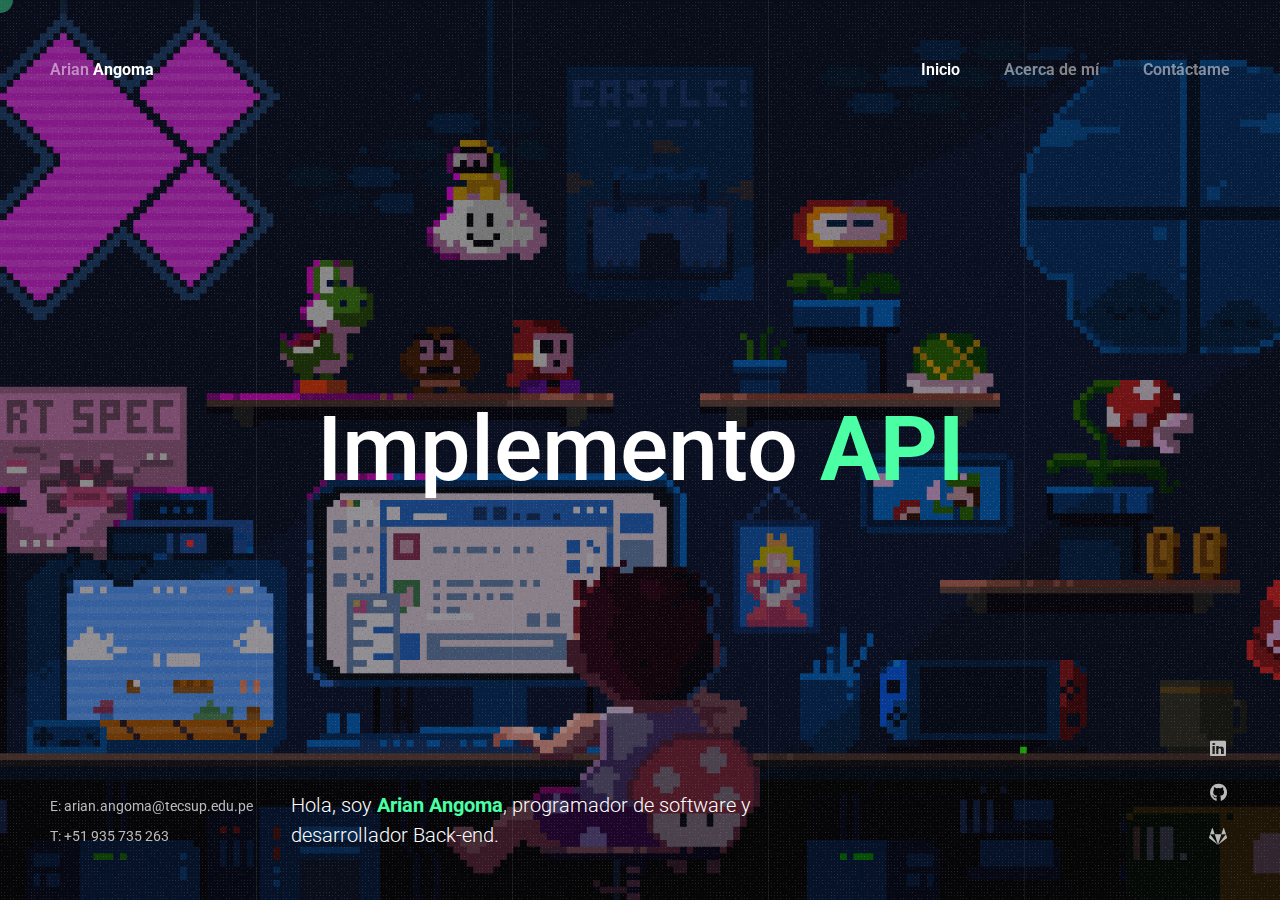
<file: index.html>
<!doctype html>
<html lang="en">
<head>

    <!-- Meta -->
    <meta charset="UTF-8">
    <meta name="viewport"
          content="width=device-width, user-scalable=no, initial-scale=1.0, maximum-scale=1.0, minimum-scale=1.0">
    <meta http-equiv="X-UA-Compatible" content="ie=edge">


    <!-- Title -->
    <title>Arian Angoma</title>

    <!-- Fonts -->
    <link href="https://fonts.googleapis.com/css?family=Roboto:100,100i,300,300i,400,400i,500,500i,700,700i,900,900i&amp;display=swap&amp;subset=cyrillic"
          rel="stylesheet">

    <link rel="stylesheet" href="css/min-styles.css"/>
    <link rel="stylesheet" href="css/fontawesome.css"/>
    <link rel="stylesheet" href="css/brands.css"/>
    <link rel="stylesheet" href="css/solid.css"/>

    <!--[if lt IE 9]>
    <script src="http://css3-mediaqueries-js.googlecode.com/svn/trunk/css3-mediaqueries.js"></script>
    <script src="http://html5shim.googlecode.com/svn/trunk/html5.js"></script>
    <![endif]-->

    <link rel="shortcut icon" href="images/favicons/arian02.ico">

</head>

<body class="home">

<!-- Preloader -->
<div class="preloader">
    <div class="centrize full-width">
        <div class="vertical-center">
            <div class="spinner">
                <div class="double-bounce1"></div>
                <div class="double-bounce2"></div>
            </div>
        </div>
    </div>
</div>

<!-- Container -->
<div class="container">

    <!-- Cursor -->
    <div class="cursor-follower"></div>

    <!-- Header -->
    <header class="header">
        <div class="head-top">

            <!-- menu button -->
            <a href="#" class="menu-btn"><span></span></a>

            <!-- logo -->
            <div class="logo hover-masks-logo">
                <a href="src/CV_ARIAN_ANGOMA.pdf" download="CV_ARIAN_ANGOMA" target="_blank">
                    <span class="mask-lnk">Arian <strong>Angoma</strong></span>
                    <span class="mask-lnk mask-lnk-hover">Descargar <strong>CV</strong></span>
                </a>
            </div>

            <!-- top menu -->
            <div class="top-menu hover-masks">
                <div class="top-menu-nav">
                    <div class="menu-topmenu-container">
                        <ul class="menu">
                            <li class="menu-item current-menu-item">
                                <a>Inicio</a>
                            </li>
                            <li class="menu-item">
                                <a href="resume.html">Acerca de mí</a>
                            </li>
                            <li class="menu-item">
                                <a href="contacts.html">Contáctame</a>
                            </li>
                        </ul>
                    </div>
                </div>
            </div>

        </div>
    </header>

    <!-- Wrapper -->
    <div class="wrapper">

        <!-- Section Started -->
        <div class="section started" id="section-started">

            <!-- background -->
            <div class="video-bg" style="background-image: url(images/index.gif);">
                <div class="video-bg-mask"></div>
                <div class="video-bg-texture" id="grained_container"></div>
            </div>

            <!-- started content -->
            <div class="centrize full-width">
                <div class="vertical-center">
                    <div class="started-content">
                        <h1 class="h-title">
                            Hola, soy <strong>Arian Angoma</strong>, programador de software y <br/>
                            desarrollador Back-end.
                        </h1>
                        <div class="h-subtitle typing-subtitle">
                            <p>Implemento <strong>API REST</strong> rápidas y robustas</p>
                            <p>Desarrollo geniales <strong>sitios web</strong></p>
                            <p>Me encanta <strong>JavaScript</strong></p>
                        </div>
                        <span class="typed-subtitle"></span>
                    </div>
                </div>
            </div>

        </div>

    </div>

    <!-- Footer -->
    <footer class="footer">
        <div class="copy">
            <p>E: arian.angoma@tecsup.edu.pe</p>
            <p>T: +51 935 735 263</p>
        </div>
        <div class="soc-box">
            <div class="soc">
                <a target="_blank" href="https://www.linkedin.com/in/arian-angoma-vilchez/">
                    <span class="icon fab fa-linkedin"></span>
                </a>
                <a target="_blank" href="https://github.com/ArianAngoma">
                    <span class="icon fab fa-github"></span>
                </a>
                <a target="_blank" href="https://gitlab.com/ArianAngoma">
                    <span class="icon fab fa-gitlab"></span>
                </a>
            </div>
        </div>
        <div class="clear"></div>
    </footer>

    <!-- Lines -->
    <div class="lines">
        <div class="line-col"></div>
        <div class="line-col"></div>
        <div class="line-col"></div>
        <div class="line-col"></div>
        <div class="line-col"></div>
    </div>

</div>

<script src="js/min.scripts.js"></script>
<script src="js/demo-bar.js"></script>

</body>
</html>
</file>
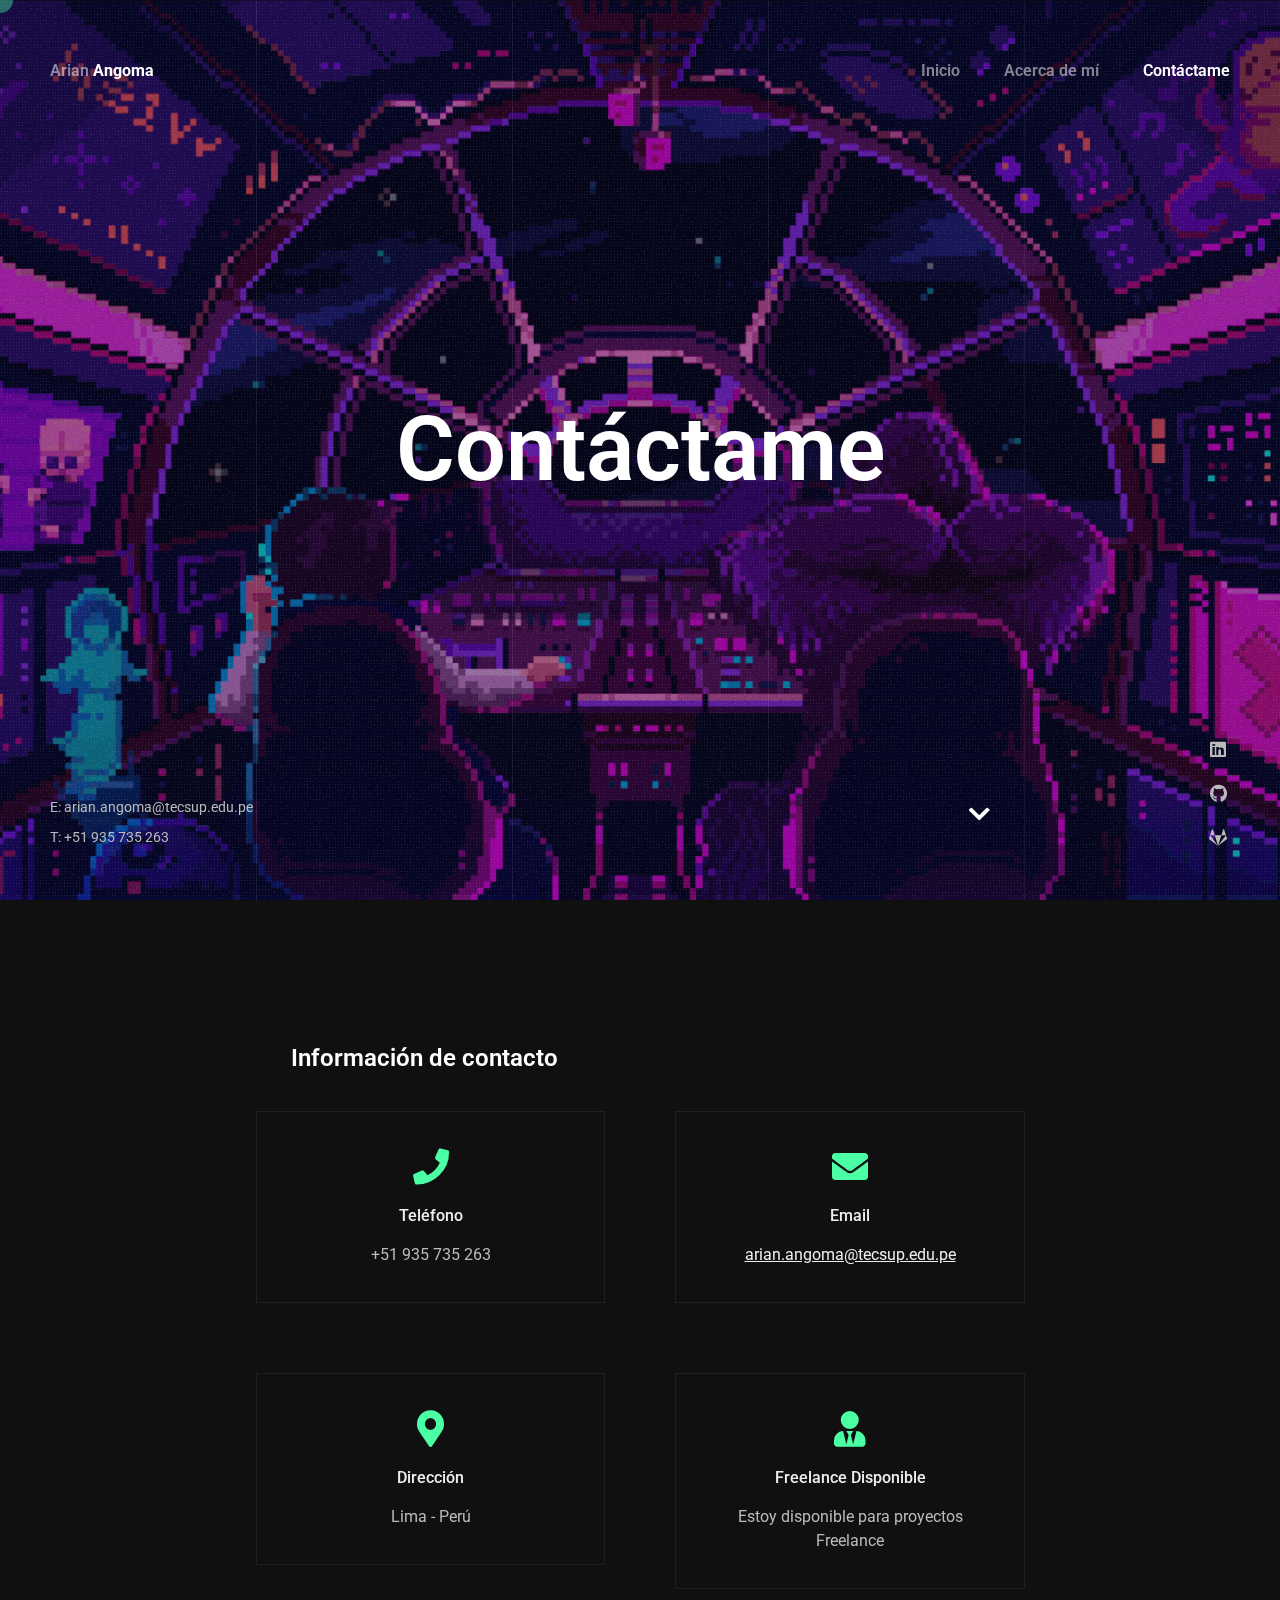
<file: contacts.html>
<!doctype html>
<html lang="en">
<head>

    <!-- Meta -->
    <meta charset="UTF-8">
    <meta name="viewport"
          content="width=device-width, user-scalable=no, initial-scale=1.0, maximum-scale=1.0, minimum-scale=1.0">
    <meta http-equiv="X-UA-Compatible" content="ie=edge">


    <!-- Title -->
    <title>Arian Angoma</title>

    <!-- Fonts -->
    <link href="https://fonts.googleapis.com/css?family=Roboto:100,100i,300,300i,400,400i,500,500i,700,700i,900,900i&amp;display=swap&amp;subset=cyrillic"
          rel="stylesheet">

    <link rel="stylesheet" href="css/min-styles.css"/>
    <link rel="stylesheet" href="css/fontawesome.css"/>
    <link rel="stylesheet" href="css/brands.css"/>
    <link rel="stylesheet" href="css/solid.css"/>

    <!--[if lt IE 9]>
    <script src="http://css3-mediaqueries-js.googlecode.com/svn/trunk/css3-mediaqueries.js"></script>
    <script src="http://html5shim.googlecode.com/svn/trunk/html5.js"></script>
    <![endif]-->

    <link rel="shortcut icon" href="images/favicons/arian02.ico">

</head>

<body>

<!-- Preloader -->
<div class="preloader">
    <div class="centrize full-width">
        <div class="vertical-center">
            <div class="spinner">
                <div class="double-bounce1"></div>
                <div class="double-bounce2"></div>
            </div>
        </div>
    </div>
</div>

<!-- Container -->
<div class="container">

    <!-- Cursor -->
    <div class="cursor-follower"></div>

    <!-- Header -->
    <header class="header">
        <div class="head-top">

            <!-- menu button -->
            <a class="menu-btn"><span></span></a>

            <!-- logo -->
            <div class="logo hover-masks-logo">
                <a href="src/CV_ARIAN_ANGOMA.pdf" download="CV_ARIAN_ANGOMA">
                    <span class="mask-lnk">Arian <strong>Angoma</strong></span>
                    <span class="mask-lnk mask-lnk-hover">Descargar <strong>CV</strong></span>
                </a>
            </div>

            <!-- top menu -->
            <div class="top-menu hover-masks">
                <div class="top-menu-nav">
                    <div class="menu-topmenu-container">
                        <ul class="menu">
                            <li class="menu-item">
                                <a href="index.html">Inicio</a>
                            </li>
                            <li class="menu-item">
                                <a href="resume.html">Acerca de mí</a>
                            </li>
                            <li class="menu-item current-menu-item">
                                <a>Contáctame</a>
                            </li>
                        </ul>
                    </div>
                </div>
            </div>

        </div>
    </header>

    <!-- Wrapper -->
    <div class="wrapper">

        <!-- Section Started -->
        <div class="section started section-title" id="section-started">

            <!-- background -->
            <div class="video-bg jarallax" style="background-image: url(images/contact.gif);">
                <div class="video-bg-mask"></div>
                <div class="video-bg-texture" id="grained_container"></div>
            </div>

            <!-- started content -->
            <div class="centrize full-width">
                <div class="vertical-center">
                    <div class="started-content">
                        <h1 class="h-title">Contáctame</h1>
                        <div class="h-subtitles">
                            <div class="h-subtitle typing-bread">
                                <p class="breadcrumbs">
                                    <a href="index.html">Inicio</a> / Contáctame
                                </p>
                            </div>
                            <span class="typed-bread"></span>
                        </div>
                    </div>
                </div>
            </div>

            <!-- mosue button -->
            <a href="#" class="mouse_btn" style="display: none;"><span class="icon fas fa-chevron-down"></span></a>

        </div>

        <!-- Section Contacts Info -->
        <div class="section contacts" id="section-contacts-info">
            <div class="content">

                <!-- title -->
                <div class="title">
                    <div class="title_inner">Información de contacto</div>
                </div>

                <!-- contacts items -->
                <div class="service-items">

                    <div class="service-col">
                        <div class="service-item content-box">
                            <div class="icon"><span class="fas fa-phone"></span></div>
                            <div class="name">Teléfono</div>
                            <div class="text">+51 935 735 263</div>
                        </div>
                    </div>

                    <div class="service-col">
                        <div class="service-item content-box">
                            <div class="icon"><span class="fas fa-envelope"></span></div>
                            <div class="name">Email</div>
                            <div class="text"><a href="mailto:arian.angoma@tecsup.edu.pe">arian.angoma@tecsup.edu.pe</a>
                            </div>
                        </div>
                    </div>

                    <div class="service-col">
                        <div class="service-item content-box">
                            <div class="icon"><span class="fas fa-map-marker-alt"></span></div>
                            <div class="name">Dirección</div>
                            <div class="text">Lima - Perú</div>
                        </div>
                    </div>

                    <div class="service-col">
                        <div class="service-item content-box">
                            <div class="icon"><span class="fas fa-user-tie"></span></div>
                            <div class="name">Freelance Disponible</div>
                            <div class="text">Estoy disponible para proyectos Freelance</div>
                        </div>
                    </div>

                </div>

                <div class="clear"></div>
            </div>
        </div>

    </div>

    <!-- Footer -->
    <footer class="footer">
        <div class="copy">
            <p>E: arian.angoma@tecsup.edu.pe</p>
            <p>T: +51 935 735 263</p>
        </div>
        <div class="soc-box">
            <div class="soc">
                <a target="_blank" href="https://www.linkedin.com/in/arian-angoma-vilchez/">
                    <span class="icon fab fa-linkedin"></span>
                </a>
                <a target="_blank" href="https://github.com/ArianAngoma">
                    <span class="icon fab fa-github"></span>
                </a>
                <a target="_blank" href="https://gitlab.com/ArianAngoma">
                    <span class="icon fab fa-gitlab"></span>
                </a>
            </div>
        </div>
        <div class="clear"></div>
    </footer>

    <!-- Lines -->
    <div class="lines">
        <div class="line-col"></div>
        <div class="line-col"></div>
        <div class="line-col"></div>
        <div class="line-col"></div>
        <div class="line-col"></div>
    </div>

</div>

<script src="js/min.scripts.js"></script>
<script src="js/demo-bar.js"></script>

</body>
</html>
</file>
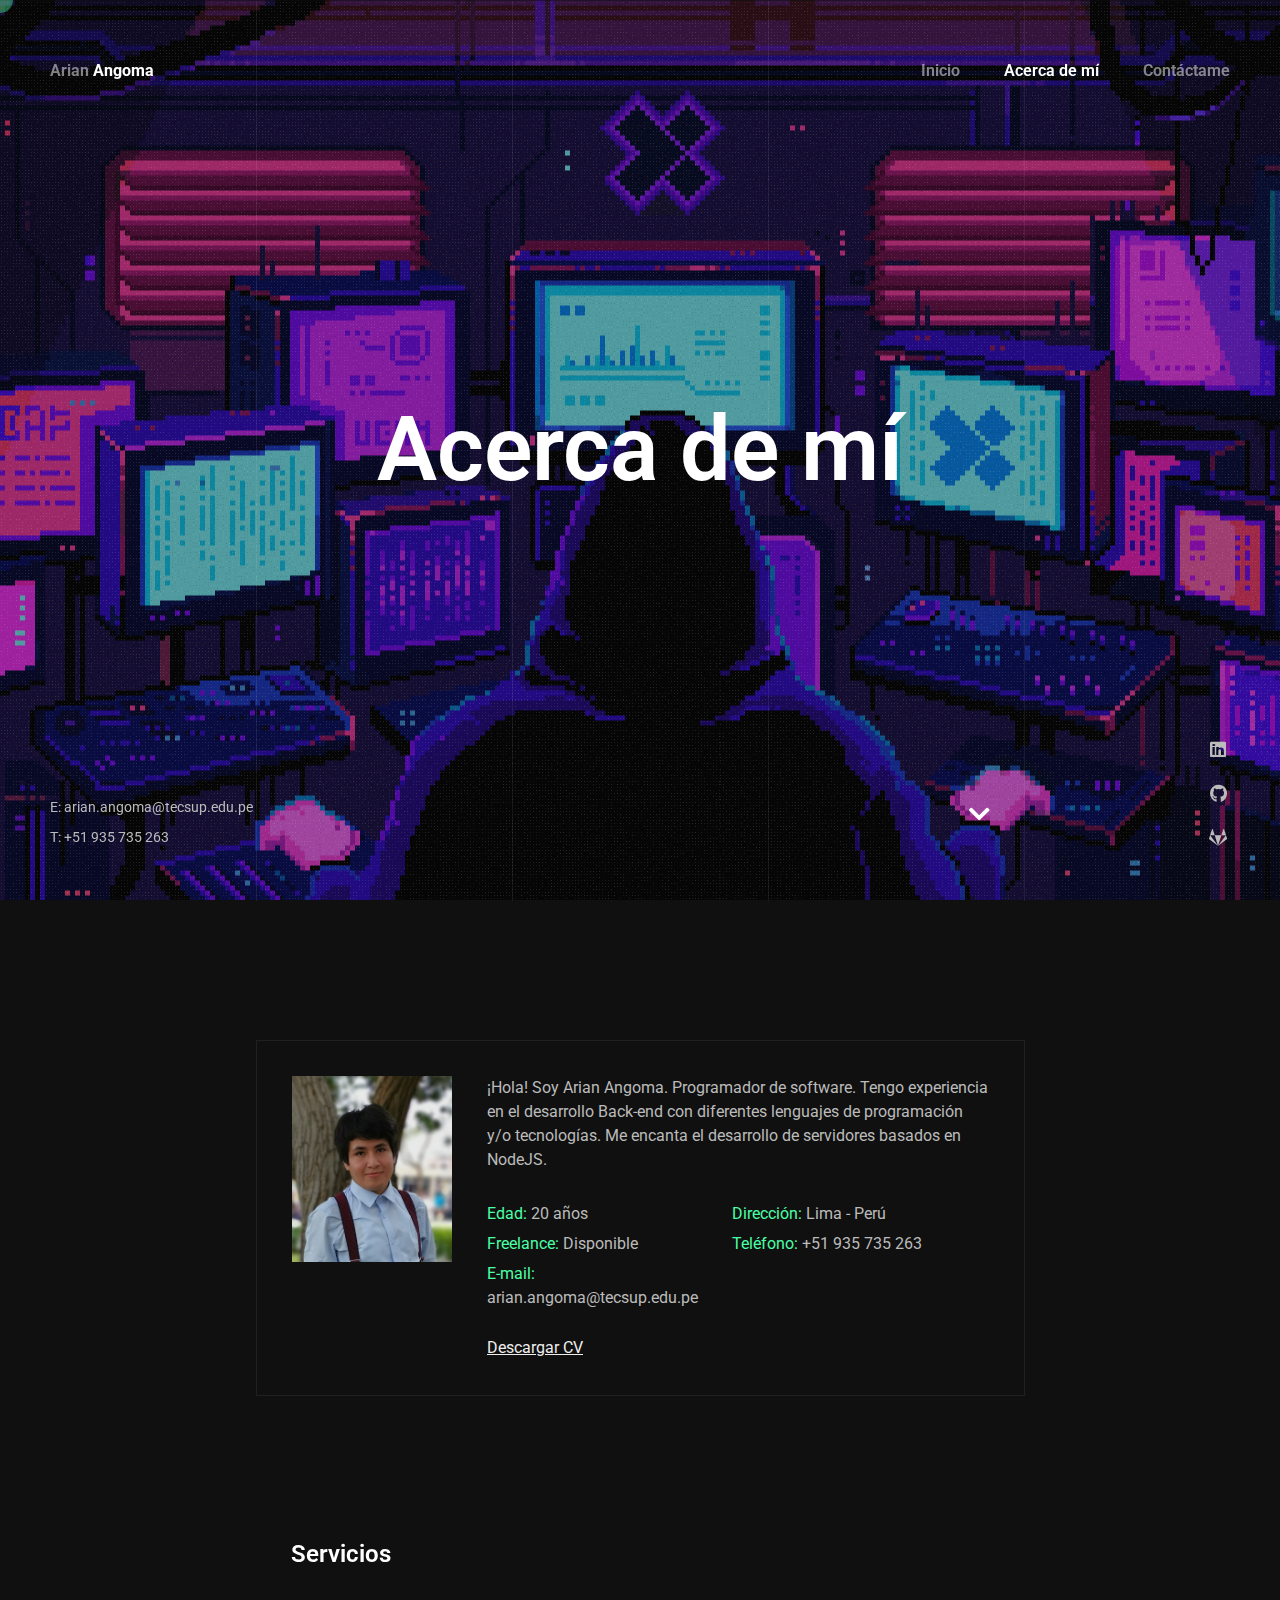
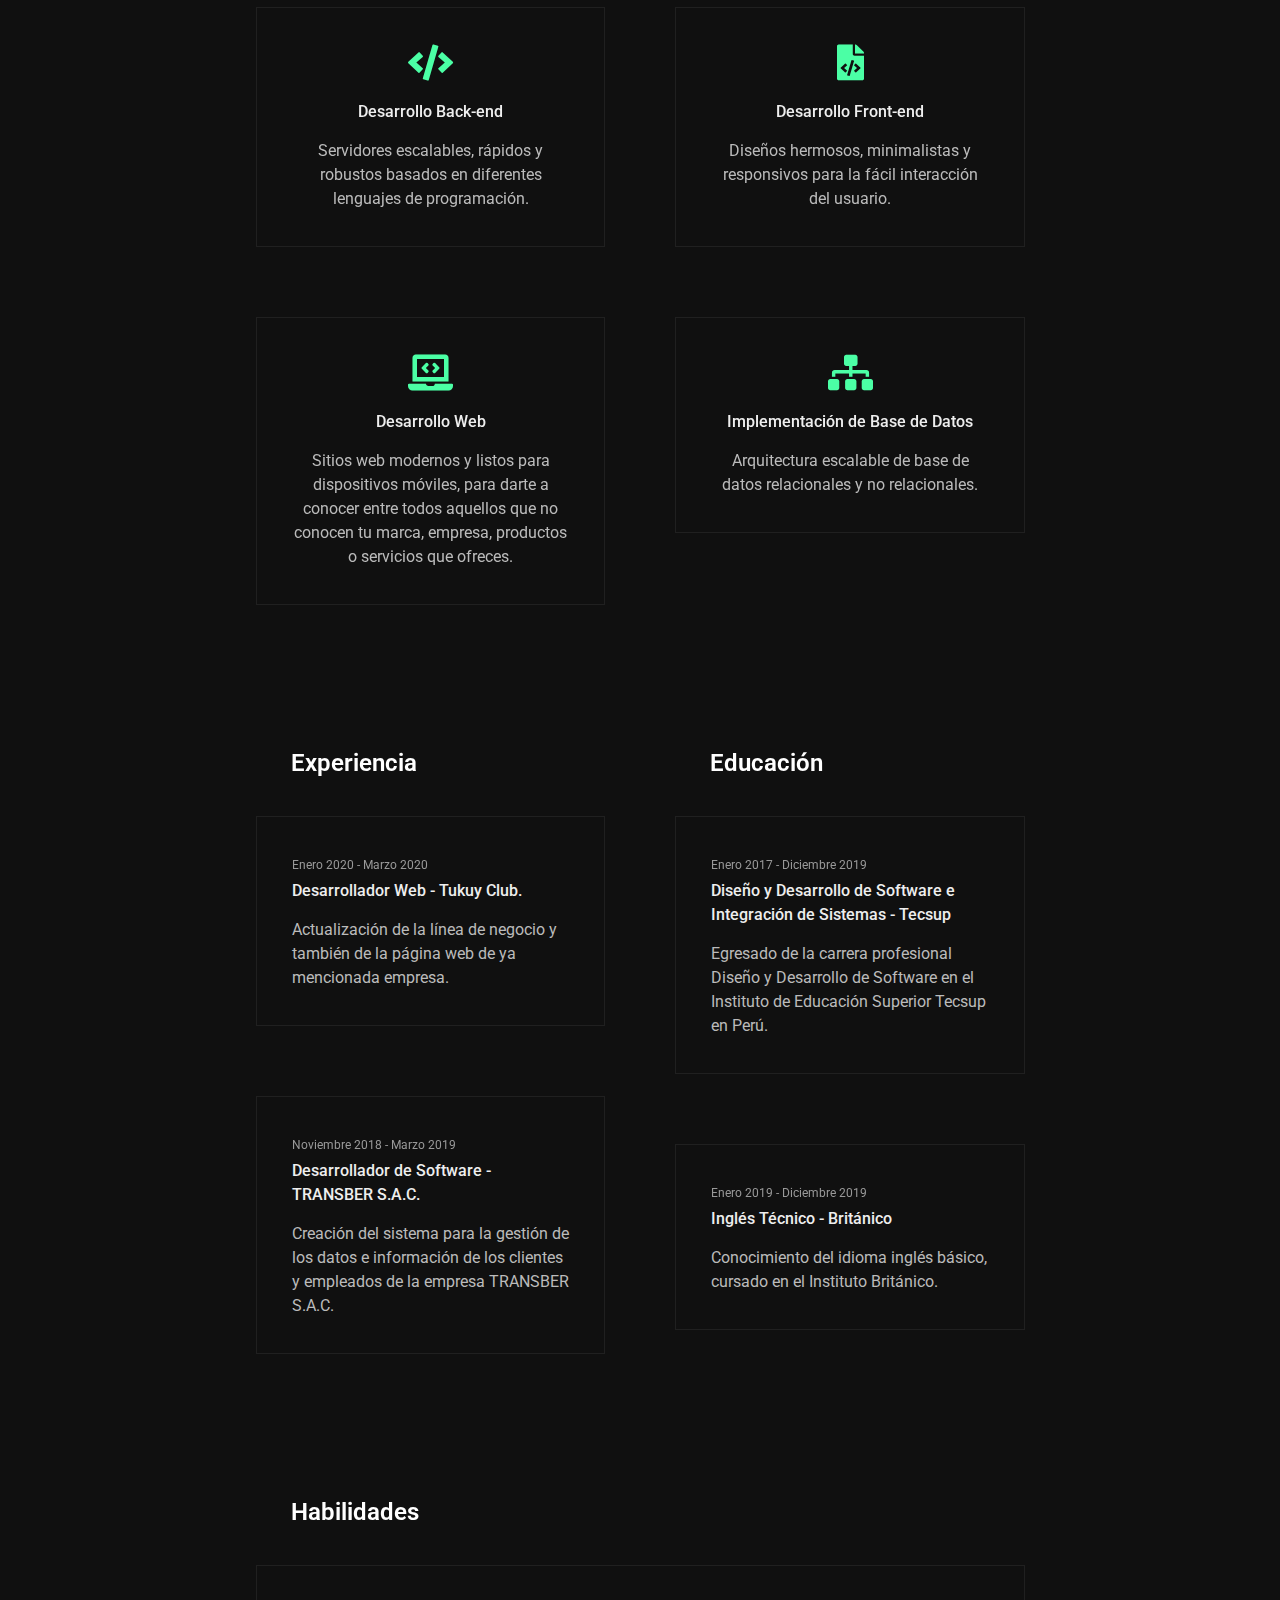
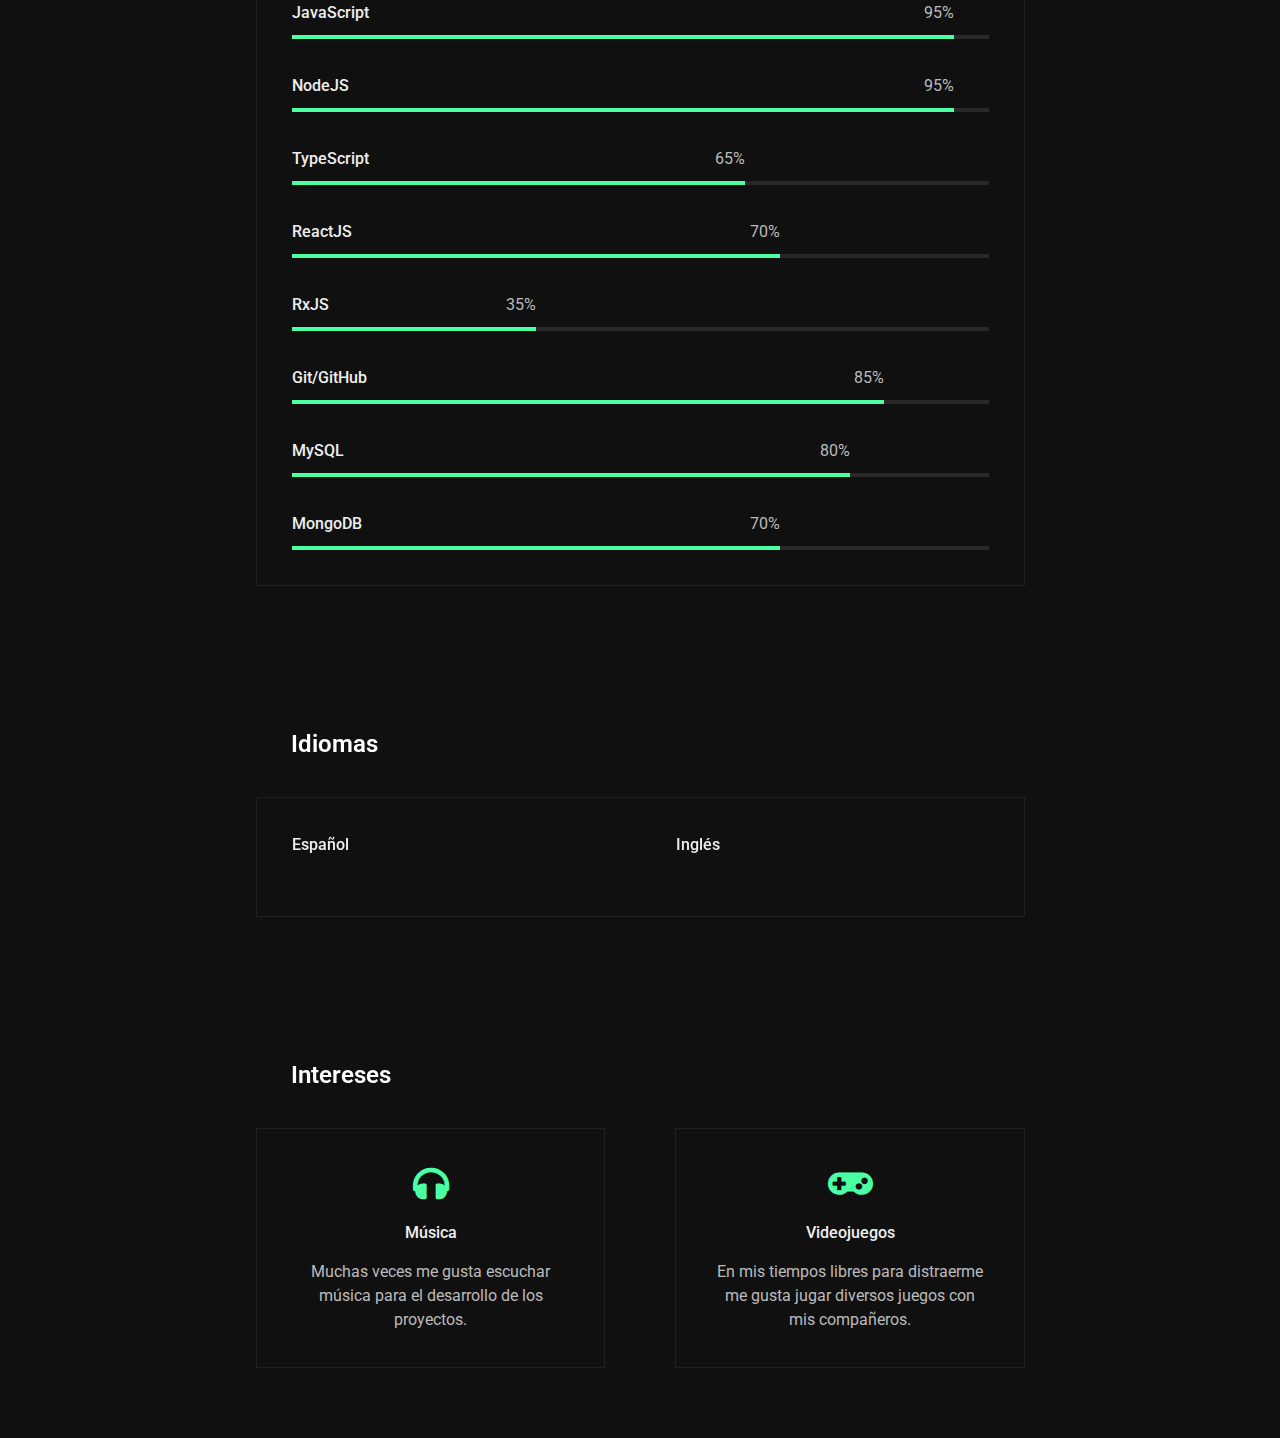
<file: resume.html>
<!doctype html>
<html lang="en">
<head>

    <!-- Meta -->
    <meta charset="UTF-8">
    <meta name="viewport"
          content="width=device-width, user-scalable=no, initial-scale=1.0, maximum-scale=1.0, minimum-scale=1.0">
    <meta http-equiv="X-UA-Compatible" content="ie=edge">


    <!-- Title -->
    <title>Arian Angoma</title>

    <!-- Fonts -->
    <link href="https://fonts.googleapis.com/css?family=Roboto:100,100i,300,300i,400,400i,500,500i,700,700i,900,900i&amp;display=swap&amp;subset=cyrillic"
          rel="stylesheet">

    <link rel="stylesheet" href="css/min-styles.css"/>
    <link rel="stylesheet" href="css/fontawesome.css"/>
    <link rel="stylesheet" href="css/brands.css"/>
    <link rel="stylesheet" href="css/solid.css"/>

    <!--[if lt IE 9]>
    <script src="http://css3-mediaqueries-js.googlecode.com/svn/trunk/css3-mediaqueries.js"></script>
    <script src="http://html5shim.googlecode.com/svn/trunk/html5.js"></script>
    <![endif]-->

    <link rel="shortcut icon" href="images/favicons/arian02.ico">

</head>

<body>

<!-- Preloader -->
<div class="preloader">
    <div class="centrize full-width">
        <div class="vertical-center">
            <div class="spinner">
                <div class="double-bounce1"></div>
                <div class="double-bounce2"></div>
            </div>
        </div>
    </div>
</div>

<!-- Container -->
<div class="container">

    <!-- Cursor -->
    <div class="cursor-follower"></div>

    <!-- Header -->
    <header class="header">
        <div class="head-top">

            <!-- menu button -->
            <a href="#" class="menu-btn"><span></span></a>

            <!-- logo -->
            <div class="logo hover-masks-logo">
                <a href="src/CV_ARIAN_ANGOMA.pdf" download="CV_ARIAN_ANGOMA" target="_blank">
                    <span class="mask-lnk">Arian <strong>Angoma</strong></span>
                    <span class="mask-lnk mask-lnk-hover">Descargar <strong>CV</strong></span>
                </a>
            </div>

            <!-- top menu -->
            <div class="top-menu hover-masks">
                <div class="top-menu-nav">
                    <div class="menu-topmenu-container">
                        <ul class="menu">
                            <li class="menu-item">
                                <a href="index.html">Inicio</a>
                            </li>
                            <li class="menu-item current-menu-item">
                                <a>Acerca de mí</a>
                            </li>
                            <li class="menu-item">
                                <a href="contacts.html">Contáctame</a>
                            </li>
                        </ul>
                    </div>
                </div>
            </div>

        </div>
    </header>

    <!-- Wrapper -->
    <div class="wrapper">

        <!-- Section Started -->
        <div class="section started section-title" id="section-started">

            <!-- background -->
            <div class="video-bg jarallax"
                 style="background-image: url(images/resume.gif);">
                <div class="video-bg-mask"></div>
                <div class="video-bg-texture" id="grained_container"></div>
            </div>

            <!-- started content -->
            <div class="centrize full-width">
                <div class="vertical-center">
                    <div class="started-content">
                        <h1 class="h-title">Acerca de mí</h1>
                        <div class="h-subtitles">
                            <div class="h-subtitle typing-bread">
                                <p class="breadcrumbs">
                                    <a href="index.html">Inicio</a> / Acerca de mí
                                </p>
                            </div>
                            <span class="typed-bread"></span>
                        </div>
                    </div>
                </div>
            </div>

            <!-- mosue button -->
            <a href="#" class="mouse_btn" style="display: none;"><span class="icon fas fa-chevron-down"></span></a>

        </div>

        <!-- Section About -->
        <div class="section about" id="section-about">
            <div class="content content-box">

                <!-- image -->
                <div class="image">
                    <img src="images/arian.jpg" alt=""/>
                </div>

                <!-- desc -->
                <div class="desc">
                    <p>¡Hola! Soy Arian Angoma. Programador de software. Tengo experiencia en el desarrollo Back-end con
                        diferentes lenguajes de programación y/o tecnologías. Me encanta el desarrollo de servidores
                        basados en NodeJS.</p>
                    <div class="info-list">
                        <ul>
                            <li><strong>Edad:</strong> 20 años</li>
                            <li><strong>Dirección:</strong> Lima - Perú</li>
                            <li><strong>Freelance:</strong> Disponible</li>
                            <li><strong>Teléfono:</strong> +51 935 735 263</li>
                            <li><strong>E-mail:</strong> arian.angoma@tecsup.edu.pe</li>
                        </ul>
                    </div>
                    <div class="bts">
                        <a href="src/CV_ARIAN_ANGOMA.pdf" download="CV_ARIAN_ANGOMA" target="_blank">
                            <span class="circle"></span>
                            <span class="mask-lnk">Descargar CV</span>
                        </a>
                    </div>
                </div>

                <div class="clear"></div>
            </div>
        </div>

        <!-- Section Service -->
        <div class="section service" id="section-services">
            <div class="content">

                <!-- title -->
                <div class="title">
                    <div class="title_inner">Servicios</div>
                </div>

                <!-- service items -->
                <div class="service-items">
                    <div class="service-col">
                        <div class="service-item content-box">
                            <div class="icon"><span class="fas fa-code"></span></div>
                            <div class="name">Desarrollo Back-end</div>
                            <div class="text">Servidores escalables, rápidos y robustos basados en diferentes lenguajes
                                de programación.
                            </div>
                        </div>
                    </div>

                    <div class="service-col">
                        <div class="service-item content-box">
                            <div class="icon"><span class="fas fa-file-code"></span></div>
                            <div class="name">Desarrollo Front-end</div>
                            <div class="text">Diseños hermosos, minimalistas y responsivos para la fácil interacción del
                                usuario.
                            </div>
                        </div>
                    </div>

                    <div class="service-col">
                        <div class="service-item content-box">
                            <div class="icon"><span class="fas fa-laptop-code"></span></div>
                            <div class="name">Desarrollo Web</div>
                            <div class="text">Sitios web modernos y listos para dispositivos móviles, para darte a
                                conocer entre todos aquellos que no conocen tu marca, empresa, productos o servicios que
                                ofreces.
                            </div>
                        </div>
                    </div>

                    <div class="service-col">
                        <div class="service-item content-box">
                            <div class="icon"><span class="fas fa-sitemap"></span></div>
                            <div class="name">Implementación de Base de Datos</div>
                            <div class="text">Arquitectura escalable de base de datos relacionales y no relacionales.
                            </div>
                        </div>
                    </div>
                </div>

                <div class="clear"></div>
            </div>
        </div>

        <!-- Section Resume -->
        <div class="section resume" id="section-history">
            <div class="content">
                <div class="cols">

                    <div class="col col-md">

                        <!-- title -->
                        <div class="title">
                            <div class="title_inner">Experiencia</div>
                        </div>

                        <!-- resume items -->
                        <div class="resume-items">

                            <div class="resume-item content-box">
                                <div class="date">Enero 2020 - Marzo 2020</div>
                                <div class="name">Desarrollador Web - Tukuy Club.</div>
                                <div class="text">Actualización de la línea de negocio y también de la página web de ya
                                    mencionada empresa.
                                </div>
                            </div>

                            <div class="resume-item content-box">
                                <div class="date">Noviembre 2018 - Marzo 2019</div>
                                <div class="name">Desarrollador de Software - TRANSBER S.A.C.</div>
                                <div class="text">Creación del sistema para la gestión de los datos e información de los
                                    clientes y empleados de la empresa TRANSBER S.A.C.
                                </div>
                            </div>

                        </div>

                    </div>

                    <div class="col col-md">

                        <!-- title -->
                        <div class="title">
                            <div class="title_inner">Educación</div>
                        </div>

                        <!-- resume items -->
                        <div class="resume-items">

                            <div class="resume-item content-box">
                                <div class="date">Enero 2017 - Diciembre 2019</div>
                                <div class="name">Diseño y Desarrollo de Software e Integración de Sistemas - Tecsup
                                </div>
                                <div class="text">Egresado de la carrera profesional Diseño y Desarrollo de Software en
                                    el Instituto de Educación Superior Tecsup en Perú.
                                </div>
                            </div>

                            <div class="resume-item content-box">
                                <div class="date">Enero 2019 - Diciembre 2019</div>
                                <div class="name">Inglés Técnico - Británico</div>
                                <div class="text">Conocimiento del idioma inglés básico, cursado en el Instituto
                                    Británico.
                                </div>
                            </div>

                        </div>
                    </div>

                </div>
            </div>
        </div>

        <!-- Section Design Skills -->
        <div class="section skills" id="section-skills">
            <div class="content">

                <!-- title -->
                <div class="title">
                    <div class="title_inner">Habilidades</div>
                </div>

                <!-- skills items -->
                <div class="skills percent content-box">
                    <ul>
                        <li>
                            <div class="name">JavaScript</div>
                            <div class="progress ">
                                <div class="percentage" style="width: 95%;">
                                    <span class="percent">95%</span>
                                </div>
                            </div>
                        </li>
                        <li>
                            <div class="name">NodeJS</div>
                            <div class="progress ">
                                <div class="percentage" style="width: 95%;">
                                    <span class="percent">95%</span>
                                </div>
                            </div>
                        </li>
                        <li>
                            <div class="name">TypeScript</div>
                            <div class="progress ">
                                <div class="percentage" style="width: 65%;">
                                    <span class="percent">65%</span>
                                </div>
                            </div>
                        </li>
                        <li>
                            <div class="name">ReactJS</div>
                            <div class="progress ">
                                <div class="percentage" style="width: 70%;">
                                    <span class="percent">70%</span>
                                </div>
                            </div>
                        </li>
                        <li>
                            <div class="name">RxJS</div>
                            <div class="progress ">
                                <div class="percentage" style="width: 35%;">
                                    <span class="percent">35%</span>
                                </div>
                            </div>
                        </li>
                        <li>
                            <div class="name">Git/GitHub</div>
                            <div class="progress ">
                                <div class="percentage" style="width: 85%;">
                                    <span class="percent">85%</span>
                                </div>
                            </div>
                        </li>
                        <li>
                            <div class="name">MySQL</div>
                            <div class="progress ">
                                <div class="percentage" style="width: 80%;">
                                    <span class="percent">80%</span>
                                </div>
                            </div>
                        </li>
                        <li>
                            <div class="name">MongoDB</div>
                            <div class="progress ">
                                <div class="percentage" style="width: 70%;">
                                    <span class="percent">70%</span>
                                </div>
                            </div>
                        </li>
                    </ul>
                </div>

            </div>
        </div>

        <!-- Section Languages Skills -->
        <div class="section skills" id="section-skills-lang">
            <div class="content">

                <!-- title -->
                <div class="title">
                    <div class="title_inner">Idiomas</div>
                </div>

                <!-- skills items -->
                <div class="skills dotted content-box">
                    <ul>
                        <li>
                            <div class="name">Español</div>
                            <div class="progress">
                                <div class="percentage" style="width: 100%;">
                                    <span class="percent">100%</span>
                                </div>
                            </div>
                        </li>
                        <li>
                            <div class="name">Inglés</div>
                            <div class="progress">
                                <div class="percentage" style="width: 45%;">
                                    <span class="percent">45%</span>
                                </div>
                            </div>
                        </li>
                    </ul>
                </div>
            </div>

        </div>

        <!-- Section Interests -->
        <div class="section service" id="section-interests">
            <div class="content">

                <!-- title -->
                <div class="title">
                    <div class="title_inner">Intereses</div>
                </div>

                <!-- interests items -->
                <div class="service-items">

                    <div class="service-col">
                        <div class="service-item content-box">
                            <div class="icon"><span class="fas fa-headphones"></span></div>
                            <div class="name">Música</div>
                            <div class="text">Muchas veces me gusta escuchar música para el desarrollo de los
                                proyectos.
                            </div>
                        </div>
                    </div>

                    <div class="service-col">
                        <div class="service-item content-box">
                            <div class="icon"><span class="fas fa-gamepad"></span></div>
                            <div class="name">Videojuegos</div>
                            <div class="text">En mis tiempos libres para distraerme me gusta jugar diversos juegos con
                                mis compañeros.
                            </div>
                        </div>
                    </div>

                </div>

                <div class="clear"></div>
            </div>
        </div>
    </div>

    <!-- Footer -->
    <footer class="footer">
        <div class="copy">
            <p>E: arian.angoma@tecsup.edu.pe</p>
            <p>T: +51 935 735 263</p>
        </div>
        <div class="soc-box">
            <div class="soc">
                <a target="_blank" href="https://www.linkedin.com/in/arian-angoma-vilchez/">
                    <span class="icon fab fa-linkedin"></span>
                </a>
                <a target="_blank" href="https://github.com/ArianAngoma">
                    <span class="icon fab fa-github"></span>
                </a>
                <a target="_blank" href="https://gitlab.com/ArianAngoma">
                    <span class="icon fab fa-gitlab"></span>
                </a>
            </div>
        </div>
        <div class="clear"></div>
    </footer>

    <!-- Lines -->
    <div class="lines">
        <div class="line-col"></div>
        <div class="line-col"></div>
        <div class="line-col"></div>
        <div class="line-col"></div>
        <div class="line-col"></div>
    </div>

</div>

<script src="js/min.scripts.js"></script>
<script src="js/demo-bar.js"></script>

</body>
</html>
</file>
<file: css/min-styles.css>
html {
    margin-right: 0 !important
}

body {
    margin: 0;
    padding: 0;
    border: none;
    font-family: Roboto;
    font-size: 16px;
    line-height: 1.5;
    color: #bbb;
    background: #101010;
    letter-spacing: 0;
    font-weight: 400;
    -webkit-font-smoothing: antialiased;
    -moz-osx-font-smoothing: grayscale;
    text-rendering: optimizeLegibility
}

body.scroll_hidden {
    overflow: hidden;
    height: 100vh
}

* {
    box-sizing: border-box;
    -webkit-box-sizing: border-box
}

.clear {
    clear: both
}

.cursor-follower {
    margin: -13px 0 0 -13px;
    position: absolute;
    background: #4bffa5;
    width: 26px;
    height: 26px;
    -webkit-transition: transform 1s cubic-bezier(.02, 1.2, .8, 1), opacity .25s ease;
    transition: transform 1s cubic-bezier(.02, 1.2, .8, 1), opacity .25s ease;
    opacity: .4;
    z-index: 1111;
    pointer-events: none;
    border-radius: 50%;
    -moz-border-radius: 50%;
    -webkit-border-radius: 50%;
    -khtml-border-radius: 50%
}

.cursor-follower.hide {
    opacity: 0 !important
}

@media (max-width: 1199px) {
    .cursor-follower {
        display: none
    }
}

.preloader {
    position: fixed;
    top: 0;
    left: 0;
    right: 0;
    bottom: 0;
    text-align: center;
    z-index: 11111
}

.preloader .spinner {
    position: absolute;
    left: 50%;
    top: 0;
    width: 1px;
    height: 100%
}

.preloader .spinner .double-bounce1, .preloader .spinner .double-bounce2 {
    position: absolute;
    top: 0;
    left: 0;
    width: 100%;
    height: 100%
}

.preloader .spinner .double-bounce2 {
    background: rgba(255, 255, 255, .5);
    height: 0;
    -webkit-animation: loading 2s infinite ease-in-out;
    animation: loading 2s infinite ease-in-out
}

.container {
    position: relative;
    margin: 0;
    overflow: hidden
}

.container:before {
    pointer-events: none;
    z-index: 12
}

.lines {
    position: fixed;
    top: 0;
    left: 0;
    width: 100%;
    height: 100vh;
    font-size: 0;
    pointer-events: none;
    z-index: 1111
}

.lines.no-lines .line-col:before {
    opacity: 0
}

.lines .line-col {
    position: relative;
    display: inline-block;
    vertical-align: top;
    width: 20%;
    height: 100vh
}

.lines .line-col:first-child:before {
    background: 0 0
}

.lines .line-col:first-child:after {
    left: auto;
    right: 0;
    width: 1000%
}

.lines .line-col:first-child .line {
    display: none
}

.lines .line-col:last-child:after {
    left: 0;
    right: auto;
    width: 1000%
}

.lines .line-col:nth-child(1):before {
    -o-transition-delay: 2.9s;
    -webkit-transition-delay: 2.9s;
    transition-delay: 2.9s
}

.lines .line-col:nth-child(1):after {
    top: 0;
    bottom: auto;
    -webkit-transition-delay: .9s;
    -o-transition-delay: .9s;
    transition-delay: .9s
}

.lines .line-col:nth-child(2):before {
    -o-transition-delay: 2.7s;
    -webkit-transition-delay: 2.7s;
    transition-delay: 2.7s
}

.lines .line-col:nth-child(2):after {
    top: auto;
    bottom: 0;
    -webkit-transition-delay: .7s;
    -o-transition-delay: .7s;
    transition-delay: .7s
}

.lines .line-col:nth-child(3):before {
    -o-transition-delay: 2.2s;
    -webkit-transition-delay: 2.2s;
    transition-delay: 2.2s
}

.lines .line-col:nth-child(3):after {
    top: 0;
    bottom: auto;
    -webkit-transition-delay: .2s;
    -o-transition-delay: .2s;
    transition-delay: .2s
}

.lines .line-col:nth-child(4):before {
    -o-transition-delay: 2.5s;
    -webkit-transition-delay: 2.5s;
    transition-delay: 2.5s
}

.lines .line-col:nth-child(4):after {
    top: auto;
    bottom: 0;
    -webkit-transition-delay: .5s;
    -o-transition-delay: .5s;
    transition-delay: .5s
}

.lines .line-col:nth-child(5):before {
    -o-transition-delay: 3s;
    -webkit-transition-delay: 3s;
    transition-delay: 3s
}

.lines .line-col:nth-child(5):after {
    top: 0;
    bottom: auto;
    -webkit-transition-delay: 1s;
    -o-transition-delay: 1s;
    transition-delay: 1s
}

.lines .line-col:before {
    content: '';
    position: absolute;
    left: 0;
    top: 0;
    width: 1px;
    height: 0%;
    background: rgba(255, 255, 255, .07);
    transition: height 1s cubic-bezier(.165, .85, .45, 1) 0s;
    -moz-transition: height 1s cubic-bezier(.165, .85, .45, 1) 0s;
    -webkit-transition: height 1s cubic-bezier(.165, .85, .45, 1) 0s;
    -o-transition: height 1s cubic-bezier(.165, .85, .45, 1) 0s
}

.lines .line-col:after {
    content: '';
    position: absolute;
    left: 0;
    top: 0;
    width: 100%;
    height: 100%;
    background: #1e1e1e;
    z-index: 12;
    transition: height 1s cubic-bezier(.165, .85, .45, 1) 0s;
    -moz-transition: height 1s cubic-bezier(.165, .85, .45, 1) 0s;
    -webkit-transition: height 1s cubic-bezier(.165, .85, .45, 1) 0s;
    -o-transition: height 1s cubic-bezier(.165, .85, .45, 1) 0s
}

.lines.finish .line-col:before {
    height: 100%
}

.lines.finish .line-col:after {
    height: 0%
}

.lines.ready {
    z-index: 11
}

.wrapper {
    position: relative
}

.breadcrumbs {
    margin: 0
}

.lines-off .lines .line-col:before {
    display: none
}

.lines-on .lines .line-col:before {
    display: block
}

@media (max-width: 1199px) {
    .lines .line-col {
        width: 33.333%
    }

    .lines .line-col:nth-child(4), .lines .line-col:nth-child(5) {
        display: none
    }
}

@media (max-width: 720px) {
    .lines .line-col {
        width: 50%
    }

    .lines .line-col:nth-child(3), .lines .line-col:nth-child(4), .lines .line-col:nth-child(5) {
        display: none
    }
}

.cols {
    position: relative
}

.cols .col.col-sm {
    float: left;
    width: 25%
}

@media (max-width: 720px) {
    .cols .col.col-sm {
        width: 100%
    }
}

.cols .col.col-lg {
    float: left;
    width: 75%
}

@media (max-width: 720px) {
    .cols .col.col-lg {
        width: 100%
    }
}

.cols .col.col-md {
    float: left;
    width: 50%
}

@media (max-width: 720px) {
    .cols .col.col-md {
        width: 100%
    }
}

.cols:after {
    content: '';
    display: block;
    clear: both
}

h1, h2, h3, h4, h5, h6 {
    font-weight: 700;
    font-family: Roboto;
    margin: 0;
    margin-top: 30px;
    margin-bottom: 30px;
    color: #141414
}

h1 {
    font-size: 34px
}

h2 {
    font-size: 30px
}

h3 {
    font-size: 26px
}

h4 {
    font-size: 22px
}

h5 {
    font-size: 18px
}

h6 {
    font-size: 14px
}

p {
    font-size: 16px;
    padding: 0;
    margin: 30px 0
}

strong {
    font-weight: 700
}

@media screen and (max-width: 720px) {
    h1 {
        font-size: 24px
    }

    h2 {
        font-size: 20px
    }

    h3 {
        font-size: 18px
    }

    h4 {
        font-size: 16px
    }

    h5 {
        font-size: 14px
    }

    h6 {
        font-size: 13px
    }

    p {
        margin: 20px 0
    }
}

a {
    color: #eee;
    text-decoration: underline;
    outline: 0
}

a:hover {
    text-decoration: none;
    color: #4bffa5
}

.ink {
    display: block;
    position: absolute;
    background: #4bffa5;
    transform: scale(0);
    -webkit-transform: scale(0);
    -moz-transform: scale(0);
    -o-transform: scale(0);
    transition: transform 2s cubic-bezier(.165, .85, .45, 1) 0s;
    -moz-transition: transform 2s cubic-bezier(.165, .85, .45, 1) 0s;
    -webkit-transition: transform 2s cubic-bezier(.165, .85, .45, 1) 0s;
    -o-transition: transform 2s cubic-bezier(.165, .85, .45, 1) 0s;
    border-radius: 100%;
    -moz-border-radius: 100%;
    -webkit-border-radius: 100%;
    -khtml-border-radius: 100%
}

.ink.ink-animate {
    transform: scale(3);
    -webkit-transform: scale(3);
    -moz-transform: scale(3);
    -o-transform: scale(3)
}

.hover-animated .circle {
    position: absolute;
    width: 100%;
    height: 100%;
    display: block
}

.bts-center {
    text-align: center
}

.bts-list {
    font-size: 0
}

.bts-list .btn {
    margin-right: 20px;
    margin-top: 20px
}

.bts-list .btn:last-child {
    margin-right: 0
}

.btn, .single-post-text input[type=submit], a.btn {
    margin-bottom: 10px;
    position: relative;
    overflow: hidden;
    display: inline-block;
    vertical-align: middle;
    height: 44px;
    line-height: 40px;
    text-align: center;
    font-size: 16px;
    color: #4bffa5;
    font-weight: 500;
    text-decoration: none;
    background: 0 0;
    border: 2px solid #4bffa5;
    cursor: pointer;
    transition: 1s all cubic-bezier(.165, .85, .45, 1) 0s;
    -moz-transition: 1s all cubic-bezier(.165, .85, .45, 1) 0s;
    -webkit-transition: 1s all cubic-bezier(.165, .85, .45, 1) 0s;
    -o-transition: 1s all cubic-bezier(.165, .85, .45, 1) 0s
}

.btn .lnk, a.btn .lnk {
    padding: 0 30px;
    position: relative;
    display: block;
    z-index: 2;
    pointer-events: none
}

.btn:hover, a.btn:hover {
    color: #101010
}

@media screen and (max-width: 720px) {
    .btn, .single-post-text input[type=submit], a.btn {
        font-size: 14px
    }
}

form.post-password-form {
    max-width: 400px;
    margin: 0 auto;
    text-align: center
}

button, input, textarea {
    display: block;
    font-family: Roboto;
    font-size: 16px;
    height: 50px;
    width: 100%;
    color: #eee;
    margin-bottom: 30px;
    padding: 0;
    background: 0 0 !important;
    border: none;
    border-bottom: 1px solid rgba(255, 255, 255, .07);
    resize: none;
    outline: 0;
    border-radius: 0;
    -moz-border-radius: 0;
    -webkit-border-radius: 0;
    -khtml-border-radius: 0;
    transition: all .3s ease 0s;
    -moz-transition: all .3s ease 0s;
    -webkit-transition: all .3s ease 0s;
    -o-transition: all .3s ease 0s
}

button:focus, input:focus, textarea:focus {
    color: #eee;
    border-bottom: 1px solid #eee
}

textarea {
    height: 120px;
    padding: 0;
    padding-top: 15px
}

button {
    width: auto;
    display: inline-block;
    vertical-align: top;
    text-align: left;
    border-bottom: 1px solid #eee;
    cursor: pointer;
    color: #eee
}

button:hover {
    border-bottom: 1px solid #4bffa5
}

label, legend {
    display: block;
    padding-bottom: 10px;
    font-family: Roboto;
    font-size: 13px
}

fieldset {
    border-width: 0;
    padding: 0
}

input[type=checkbox], input[type=radio] {
    display: inline
}

::-webkit-input-placeholder {
    color: #999
}

:-moz-placeholder {
    color: #999
}

::-moz-placeholder {
    color: #999
}

:-ms-input-placeholder {
    color: #999
}

input:focus::-webkit-input-placeholder, textarea:focus::-webkit-input-placeholder {
    color: #eee
}

input:focus:-moz-placeholder, textarea:focus:-moz-placeholder {
    color: #eee
}

input:focus::-moz-placeholder, textarea:focus::-moz-placeholder {
    color: #eee
}

input:focus:-ms-input-placeholder, textarea:focus:-ms-input-placeholder {
    color: #eee
}

input.error, input.wpcf7-not-valid, textarea.error, textarea.wpcf7-not-valid {
    border-bottom: 1px solid red !important
}

.wpcf7-not-valid-tip, label.error {
    display: none !important
}

input.error::-moz-placeholder, input.wpcf7-not-valid::-moz-placeholder, textarea.error::-moz-placeholder, textarea.wpcf7-not-valid::-moz-placeholder {
    color: red
}

input.error:-moz-placeholder, input.wpcf7-not-valid:-moz-placeholder, textarea.error:-moz-placeholder, textarea.wpcf7-not-valid:-moz-placeholder {
    color: red
}

input.error:-ms-input-placeholder, input.wpcf7-not-valid:-ms-input-placeholder, textarea.error:-ms-input-placeholder, textarea.wpcf7-not-valid:-ms-input-placeholder {
    color: red
}

input.error::-webkit-input-placeholder, input.wpcf7-not-valid::-webkit-input-placeholder, textarea.error::-webkit-input-placeholder, textarea.wpcf7-not-valid::-webkit-input-placeholder {
    color: red
}

div.wpcf7-response-output {
    margin: 0
}

input[type=checkbox], input[type=radio] {
    display: inline
}

input[type=checkbox], input[type=radio] {
    width: auto;
    height: auto;
    margin-bottom: 10px;
    margin-right: 0;
    margin-left: 0
}

input[type=checkbox] {
    -webkit-appearance: checkbox
}

input[type=radio] {
    -webkit-appearance: radio
}

button, input[type=email], input[type=password], input[type=submit], input[type=tel], input[type=text], textarea {
    -webkit-appearance: none;
    -moz-appearance: none;
    appearance: none
}

input[type=file] {
    margin-bottom: 10px;
    border: none;
    height: auto
}

select {
    margin-bottom: 10px;
    width: 100%;
    height: 30px
}

span.wpcf7-list-item {
    display: inline-block;
    margin: 0 1em 0 0
}

ul {
    list-style: disc;
    margin-top: 30px;
    margin-bottom: 30px;
    padding-left: 0;
    list-style-position: inside
}

ol {
    list-style: decimal;
    margin-top: 30px;
    margin-bottom: 30px;
    padding-left: 0;
    list-style-position: inside
}

ol ol, ol ul, ul ol, ul ul {
    margin-top: 15px;
    margin-bottom: 15px;
    margin-left: 15px
}

code {
    font-family: Roboto;
    padding: 0 4px;
    font-style: italic;
    color: #999;
    text-decoration: none;
    display: inline-block;
    vertical-align: middle;
    overflow: auto;
    max-width: 100%;
    white-space: nowrap
}

pre {
    background: #f6f6f6;
    font-family: Roboto;
    margin: 30px 0;
    padding: 30px;
    max-width: 100%;
    overflow: auto;
    white-space: pre
}

ins, mark {
    background: #eee;
    text-decoration: none
}

table {
    width: 100%;
    margin: 30px 0;
    padding: 0;
    border-collapse: collapse;
    background: #fcfcfc
}

table caption {
    padding: 6px 0;
    background: #f6f6f6;
    font-size: 12px
}

th {
    color: #999;
    padding: 10px 20px;
    font-size: 12px;
    font-weight: 700;
    text-align: left;
    border: 4px solid #fff;
    text-transform: uppercase
}

th a {
    color: #999
}

td {
    border: 4px solid #fff;
    padding: 10px 20px;
    color: #363636;
    font-size: 13px;
    background: #f6f6f6
}

td.pad {
    background: 0 0
}

dt {
    margin-bottom: 5px;
    font-size: 15px;
    font-weight: 700
}

dd {
    margin-top: 0;
    margin-bottom: 30px;
    margin-left: 30px
}

.align-center {
    text-align: center !important
}

.align-right {
    text-align: right !important
}

.align-left {
    text-align: left !important
}

.pull-right {
    float: right !important
}

.pull-left {
    float: left !important
}

.pull-none {
    float: none !important
}

.alignright {
    margin-left: 20px !important;
    float: right !important;
    max-width: 50% !important
}

.alignleft {
    margin-right: 20px !important;
    float: left !important;
    max-width: 50% !important
}

.aligncenter {
    margin-left: auto !important;
    margin-right: auto !important;
    display: block !important
}

.full-width {
    max-width: 100% !important;
    width: 100% !important
}

.full-max-width {
    max-width: 100% !important;
    width: auto !important
}

.centrize {
    display: table !important;
    table-layout: fixed !important;
    height: 100% !important;
    position: relative !important;
    top: 0;
    left: 0;
    z-index: 2
}

.vertical-center {
    display: table-cell !important;
    vertical-align: middle !important
}

.text-uppercase {
    text-transform: uppercase !important
}

.text-lowercase {
    text-transform: lowercase !important
}

.text-capitalize {
    text-transform: capitalize !important
}

.text-regular {
    font-weight: 400 !important
}

.text-bold {
    font-weight: 700 !important
}

.text-italic {
    font-style: italic !important
}

blockquote {
    font-family: Roboto
}

@-webkit-keyframes loading {
    0% {
        height: 0;
        top: 0;
        bottom: auto
    }
    50% {
        height: 100%;
        top: 0;
        bottom: auto
    }
    51% {
        height: 100%;
        top: 0;
        bottom: auto
    }
    52% {
        height: 100%;
        top: auto;
        bottom: 0
    }
    100% {
        height: 0;
        top: auto;
        bottom: 0
    }
}

@keyframes loading {
    0% {
        height: 0;
        top: 0;
        bottom: auto
    }
    50% {
        height: 100%;
        top: 0;
        bottom: auto
    }
    51% {
        height: 100%;
        top: 0;
        bottom: auto
    }
    52% {
        height: 100%;
        top: auto;
        bottom: 0
    }
    100% {
        height: 0;
        top: auto;
        bottom: 0
    }
}

@keyframes mouse-anim {
    0% {
        top: 0
    }
    50% {
        top: 10px
    }
    100% {
        top: 0
    }
}

.header {
    padding: 50px;
    position: fixed;
    left: 0;
    top: 0;
    width: 100%;
    z-index: 100;
    transition: all .7s cubic-bezier(.165, .85, .45, 1);
    -moz-transition: all .7s cubic-bezier(.165, .85, .45, 1);
    -webkit-transition: all .7s cubic-bezier(.165, .85, .45, 1);
    -o-transition: all .7s cubic-bezier(.165, .85, .45, 1)
}

.header.fixed {
    padding-top: 30px;
    padding-bottom: 30px;
    top: 0;
    background: #101010
}

.header:after {
    content: '';
    position: relative;
    display: block;
    clear: both
}

.header .head-top {
    position: relative
}

.header .menu-btn {
    position: relative;
    margin: 0 auto;
    width: 30px;
    height: 20px
}

.header .menu-btn:after, .header .menu-btn:before {
    content: '';
    position: absolute;
    top: 0;
    left: 0;
    width: 100%;
    height: 2px;
    background: #fff;
    transition: all .3s ease 0s;
    -moz-transition: all .3s ease 0s;
    -webkit-transition: all .3s ease 0s;
    -o-transition: all .3s ease 0s
}

.header .menu-btn:after {
    top: auto;
    bottom: 0
}

.header .menu-btn span {
    position: absolute;
    top: 50%;
    left: 0;
    width: 100%;
    height: 2px;
    background: #fff;
    margin-top: -1px;
    transition: all .3s ease 0s;
    -moz-transition: all .3s ease 0s;
    -webkit-transition: all .3s ease 0s;
    -o-transition: all .3s ease 0s
}

.header .logo {
    position: absolute;
    overflow: hidden;
    top: 50%;
    width: 150px;
    font-size: 16px;
    line-height: 2.5;
    font-weight: 600;
    color: rgba(255, 255, 255, .5);
    white-space: nowrap;
    transform: translateY(-50%);
    -webkit-transform: translateY(-50%);
    -moz-transform: translateY(-50%);
    -o-transform: translateY(-50%)
}

.header .logo img {
    max-width: 100%;
    width: auto;
    height: auto;
    display: block
}

.header .logo a {
    color: rgba(255, 255, 255, .5);
    text-decoration: none;
    display: block
}

.header .logo strong {
    color: #fff
}

.header .top-menu {
    text-align: right
}

.header .top-menu .menu-top-menu-container {
    display: inline-block
}

.header .top-menu ul {
    margin: 0;
    padding: 0;
    list-style: none
}

.header .top-menu ul li {
    margin-left: 40px;
    display: inline-block;
    vertical-align: top;
    position: relative
}

.header .top-menu ul li a {
    position: relative;
    overflow: hidden;
    display: block;
    font-size: 1em;
    line-height: 2.5;
    color: #fff;
    font-weight: 600;
    opacity: .5;
    text-decoration: none;
    transition: color .7s cubic-bezier(.165, .85, .45, 1);
    -moz-transition: color .7s cubic-bezier(.165, .85, .45, 1);
    -webkit-transition: color .7s cubic-bezier(.165, .85, .45, 1);
    -o-transition: color .7s cubic-bezier(.165, .85, .45, 1)
}

.header .top-menu ul li:hover > .children, .header .top-menu ul li:hover > .sub-menu {
    opacity: 1;
    pointer-events: auto
}

.header .top-menu ul li.current-menu-item > a, .header .top-menu ul li:hover > a {
    opacity: 1
}

.header .top-menu ul li.menu-item-has-children > a .mask-lnk:after {
    content: "\f078";
    margin-left: 5px;
    position: relative;
    top: 0;
    display: inline-block;
    font-family: 'Font Awesome 5 Free';
    font-weight: 900;
    font-size: .8em;
    -moz-osx-font-smoothing: grayscale;
    -webkit-font-smoothing: antialiased;
    display: inline-block;
    font-style: normal;
    font-variant: normal;
    text-rendering: auto;
    line-height: 1
}

.header .top-menu-nav .children, .header .top-menu-nav .sub-menu {
    position: absolute;
    left: 0;
    top: 40px;
    padding: 10px 0;
    width: 190px;
    text-align: left;
    background: #1e1e1e;
    z-index: 50;
    opacity: 0;
    pointer-events: none;
    transition: all .3s ease 0s;
    -moz-transition: all .3s ease 0s;
    -webkit-transition: all .3s ease 0s;
    -o-transition: all .3s ease 0s;
    box-shadow: 0 5px 50px rgba(0, 0, 0, .1);
    -moz-box-shadow: 0 5px 50px rgba(0, 0, 0, .1);
    -webkit-box-shadow: 0 5px 50px rgba(0, 0, 0, .1);
    -khtml-box-shadow: 0 5px 50px rgba(0, 0, 0, .1)
}

.header .top-menu ul li:last-child .sub-menu, .header .top-menu-nav .children {
    right: 0;
    left: auto
}

.header .top-menu-nav .children:before, .header .top-menu-nav .sub-menu:before {
    content: '';
    position: absolute;
    left: 10px;
    top: -12px;
    border: 6px solid transparent;
    border-bottom: 6px solid #1e1e1e
}

.header .top-menu ul li:last-child .sub-menu:before, .header .top-menu-nav .children:before {
    right: 10px;
    left: auto
}

.header .top-menu-nav .children li, .header .top-menu-nav .sub-menu li {
    margin-left: 0;
    padding: 8px 20px;
    display: block;
    border-bottom: 1px solid rgba(255, 255, 255, .07);
    height: auto
}

.header .top-menu-nav .children li:last-child, .header .top-menu-nav .sub-menu li:last-child {
    border-bottom: none
}

.header .top-menu-nav .children li a, .header .top-menu-nav .sub-menu li a {
    margin-top: 0;
    display: block;
    font-size: 12px;
    color: #fff;
    opacity: .5
}

.header .top-menu-nav .children li .children, .header .top-menu-nav .sub-menu li .sub-menu {
    left: 100%;
    top: -10px
}

.header .top-menu-nav .children li .children:before, .header .top-menu-nav .sub-menu li .sub-menu:before {
    content: '';
    position: absolute;
    left: -12px;
    top: 16px;
    border: 6px solid transparent;
    border-right: 6px solid #fff;
    border-bottom: 6px solid transparent
}

.background-enabled .header .top-menu ul li.current-menu-item > a {
    opacity: 1
}

.hover-masks .mask-lnk, .hover-masks-logo .mask-lnk {
    position: relative;
    top: 0;
    left: 0;
    width: 100%;
    display: block;
    transform: translateY(0);
    -webkit-transform: translateY(0);
    -moz-transform: translateY(0);
    -o-transform: translateY(0);
    -webkit-transition: opacity .7s cubic-bezier(.165, .85, .45, 1), color .7s cubic-bezier(.165, .85, .45, 1), transform .7s cubic-bezier(.165, .85, .45, 1);
    transition: opacity .7s cubic-bezier(.165, .85, .45, 1), color .7s cubic-bezier(.165, .85, .45, 1), transform .7s cubic-bezier(.165, .85, .45, 1)
}

.hover-masks .mask-lnk.mask-lnk-hover, .hover-masks-logo .mask-lnk.mask-lnk-hover {
    position: absolute;
    opacity: 0;
    transform: translateY(32px);
    -webkit-transform: translateY(32px);
    -moz-transform: translateY(32px);
    -o-transform: translateY(32px)
}

.hover-masks a:hover .mask-lnk, .hover-masks-logo a:hover .mask-lnk {
    opacity: 1;
    transform: translateY(-32px);
    -webkit-transform: translateY(-32px);
    -moz-transform: translateY(-32px);
    -o-transform: translateY(-32px)
}

.hover-masks a:hover .mask-lnk.mask-lnk-hover, .hover-masks-logo a:hover .mask-lnk.mask-lnk-hover {
    transform: translateY(0);
    -webkit-transform: translateY(0);
    -moz-transform: translateY(0);
    -o-transform: translateY(0)
}

.header.active {
    padding-top: 4vw;
    top: 0;
    overflow: auto;
    height: 100%;
    background: #101010;
    -webkit-overflow-scrolling: touch
}

.header.active .menu-btn:before {
    opacity: 0
}

.header.active .menu-btn:after {
    bottom: 9px !important;
    transform: rotate(-45deg);
    -webkit-transform: rotate(-45deg);
    -moz-transform: rotate(-45deg);
    -o-transform: rotate(-45deg)
}

.header.active .menu-btn span {
    transform: rotate(45deg);
    -webkit-transform: rotate(45deg);
    -moz-transform: rotate(45deg);
    -o-transform: rotate(45deg)
}

.header.active .top-menu {
    height: auto;
    opacity: 1;
    visibility: visible
}

.header.active .top-menu ul li .children, .header.active .top-menu ul li .sub-menu {
    display: block
}

.header.active .top-menu ul > li > ul li a {
    line-height: 20px
}

@media (max-width: 1199px) {
    .header .logo {
        position: relative;
        top: 0;
        transform: translateY(0);
        -webkit-transform: translateY(0);
        -moz-transform: translateY(0);
        -o-transform: translateY(0)
    }

    .header .menu-btn {
        display: block;
        transform: translateY(50%);
        -webkit-transform: translateY(50%);
        -moz-transform: translateY(50%);
        -o-transform: translateY(50%)
    }

    .header .top-menu-nav {
        display: block
    }

    .header .top-menu {
        position: relative;
        top: 0;
        left: 0;
        margin-top: 0;
        margin-left: 0;
        margin-right: 0;
        float: none;
        width: auto;
        height: 0;
        text-align: center;
        opacity: 0;
        visibility: hidden;
        transition: opacity .35s cubic-bezier(.165, .85, .45, 1);
        -moz-transition: opacity .35s cubic-bezier(.165, .85, .45, 1);
        -webkit-transition: opacity .35s cubic-bezier(.165, .85, .45, 1);
        -o-transition: opacity .35s cubic-bezier(.165, .85, .45, 1)
    }

    .header.active .top-menu {
        margin-top: 20px
    }

    .header .top-menu .menu-top-menu-container {
        display: block
    }

    .header .top-menu ul li {
        margin-left: 0;
        display: block
    }

    .header .top-menu-nav .children, .header .top-menu-nav .sub-menu {
        position: relative;
        left: 0;
        top: 0;
        margin: 20px 0;
        width: auto;
        text-align: center;
        pointer-events: none;
        display: block;
        opacity: 0;
        visibility: hidden
    }

    .header.active .top-menu-nav .children, .header.active .top-menu-nav .sub-menu {
        opacity: 1;
        visibility: visible;
        pointer-events: auto
    }

    .header .top-menu-nav .children:before, .header .top-menu-nav .sub-menu:before {
        margin-left: -6px;
        left: 50%
    }

    .header .top-menu-nav .children li .children, .header .top-menu-nav .sub-menu li .sub-menu {
        left: 0;
        top: 0;
        margin: 0 -20px;
        background: #f4f4f4;
        box-shadow: none;
        -moz-box-shadow: none;
        -webkit-box-shadow: none;
        -khtml-box-shadow: none
    }

    .header .top-menu-nav .children li .children:before, .header .top-menu-nav .sub-menu li .sub-menu:before {
        left: 50%;
        top: -12px;
        border: 6px solid transparent;
        border-right: 6px solid transparent;
        border-bottom: 6px solid #fff
    }

    .header .top-menu ul li:last-child .sub-menu:before, .header .top-menu-nav .children:before {
        right: 50%;
        left: auto;
        margin-left: 0;
        margin-right: -6px
    }

    .header .menu-btn {
        display: block;
        float: right
    }
}

@media (max-width: 720px) {
    .header {
        margin: 0;
        padding: 0 30px;
        top: 30px
    }

    .header .logo {
        padding: 0;
        max-width: 240px
    }

    .header.active .top-menu {
        padding-bottom: 30px
    }

    .wp-block-media-text {
        display: block
    }

    .wp-block-media-text .wp-block-media-text__content {
        padding: 0
    }
}

.section {
    position: relative;
    padding-left: 20%;
    padding-right: 20%;
    padding-top: 70px;
    padding-bottom: 70px;
    z-index: 12
}

.section:first-child {
    padding-top: 150px
}

.section .content {
    position: relative
}

.section .content .portfolio-cols .title {
    margin-left: 0
}

.section .content-box {
    margin-right: -1px;
    padding: 35px;
    font-size: 16px;
    background: #101010;
    border: 1px solid rgba(255, 255, 255, .07)
}

.section .content-box .single-post-text > :first-child {
    margin-top: 0
}

.section .title {
    position: relative;
    margin: 0 0 35px 35px
}

.section .title .title_inner {
    display: inline-block;
    vertical-align: top;
    position: relative;
    font-size: 24px;
    color: #fff;
    font-weight: 600;
    transition: all .3s ease 0s;
    -moz-transition: all .3s ease 0s;
    -webkit-transition: all .3s ease 0s;
    -o-transition: all .3s ease 0s
}

@media (max-width: 1199px) {
    .section {
        padding-left: 50px;
        padding-right: 50px
    }
}

@media (max-width: 720px) {
    .section {
        padding-top: 50px;
        padding-bottom: 50px;
        padding-left: 30px;
        padding-right: 30px
    }

    .section .title {
        margin: 0 0 30px 0
    }
}

.section.started {
    margin: 0;
    padding: 0;
    position: relative;
    overflow: hidden;
    height: 100vh;
    z-index: 11
}

.section.started.personal {
    z-index: 12
}

.section.started .started-content .logo {
    position: relative;
    display: inline-block;
    top: -100px;
    left: -300px;
    width: 740px;
    height: 600px;
    background-repeat: no-repeat;
    background-position: center center;
    background-size: cover;
    -webkit-clip-path: polygon(31% 0, 100% 25%, 61% 100%, 0 93%);
    clip-path: polygon(31% 0, 100% 25%, 61% 100%, 0 93%)
}

.section.started .started-content .h-title {
    margin: 0;
    position: absolute;
    left: calc(20% + 35px);
    bottom: 50px;
    max-width: 560px;
    font-size: 20px;
    font-weight: 300;
    color: #fff;
    word-break: break-word;
    -ms-word-wrap: break-word;
    word-wrap: break-word
}

.section.started .started-content .h-title strong {
    color: #4bffa5
}

.section.started .started-content .h-subtitles {
    font-size: 38px;
    height: 38px;
    opacity: 0
}

.section.started .started-content .h-subtitles.ready {
    opacity: 1
}

.section.started .started-content .h-subtitle, .section.started .started-content .typed-bread, .section.started .started-content .typed-subtitle {
    margin-top: -45px;
    position: absolute;
    top: 50%;
    left: 0;
    width: 100%;
    display: block;
    font-size: 90px;
    line-height: 90px;
    font-weight: 500;
    color: #fff;
    text-align: center
}

.section.started .started-content .h-subtitle strong, .section.started .started-content .typed-subtitle strong {
    color: #4bffa5
}

.section.started.layout-creative {
    margin: 0 auto;
    margin-bottom: 0;
    padding-top: 20%;
    padding-left: 20%;
    padding-right: 20%;
    padding-bottom: 70px;
    width: auto;
    height: auto !important
}

.section.started.layout-creative .started-content {
    padding-left: 0;
    padding-right: 0;
    display: block;
    text-align: left
}

.section.started.layout-creative .started-content .h-title {
    margin: 0 0 5px 33px;
    padding-right: 0;
    position: relative;
    left: 0;
    top: 0;
    bottom: auto;
    max-width: 800px;
    font-size: 44px;
    font-family: Roboto;
    font-weight: 500;
    text-transform: none;
    letter-spacing: 0
}

.section.started.layout-creative .started-content .h-subtitle, .section.started.layout-creative .started-content .typed-bread, .section.started.layout-creative .started-content .typed-cursor, .section.started.layout-creative .started-content .typed-subtitle {
    margin-top: 0;
    margin-left: 35px;
    position: relative;
    font-size: 18px;
    line-height: 40px;
    text-align: left;
    color: #999
}

.section.started.layout-creative .started-content .h-subtitle, .section.started.layout-creative .started-content .typed-subtitle {
    top: 0
}

.section.started.layout-creative .started-content .h-subtitle p {
    font-size: 18px;
    line-height: 40px
}

.section.started.personal {
    text-align: center
}

.section.started.personal .started-content .h-title {
    margin-left: -85px;
    margin-top: 85px;
    position: absolute;
    left: 50%;
    top: 50%;
    bottom: auto;
    width: 560px;
    text-align: left
}

.section.started.personal .started-content .typed-bread, .section.started.personal .started-content .typed-subtitle {
    margin-top: 0;
    top: auto;
    bottom: 50px;
    left: 20%;
    line-height: 74px;
    text-align: left
}

.section.started.section-title .started-content .h-title {
    margin-top: 0;
    padding-right: 0;
    position: relative;
    top: 0;
    left: 0;
    bottom: 0;
    max-width: 100%;
    font-size: 7vw;
    line-height: 7vw;
    font-weight: 600;
    text-align: center
}

.section.started.section-title .started-content .h-subtitles {
    height: auto
}

.section.started.section-title .started-content .h-subtitle, .section.started.section-title .started-content .typed-bread, .section.started.section-title .started-content .typed-subtitle {
    margin: 0;
    padding-left: 35px;
    position: absolute;
    left: 20%;
    top: auto;
    bottom: 50px;
    width: auto;
    max-width: 560px;
    font-size: 20px;
    line-height: 1.5;
    font-weight: 400;
    text-align: left
}

.section.started.section-title .started-content .h-subtitle p {
    margin: 0;
    font-size: 20px;
    line-height: 1.5
}

.section.started .mouse_btn {
    font-size: 24px;
    color: #4bffa5;
    text-align: center;
    position: absolute;
    width: 20px;
    height: 40px;
    left: 50%;
    bottom: 7%;
    margin-left: -10px;
    z-index: 2
}

.section.started .mouse_btn .icon {
    position: relative;
    top: 0;
    animation: mouse-anim 1s ease-out 0s infinite
}

.section.started .swiper-nav {
    position: absolute;
    left: calc(20% + 35px);
    bottom: 120px;
    width: 66px;
    height: 24px;
    z-index: 3
}

.section.started .swiper-nav .swiper-button-next, .section.started .swiper-nav .swiper-button-prev {
    width: 20px;
    height: 20px;
    margin-top: -10px;
    background: 0 0;
    font-size: 22px;
    color: #fff;
    text-decoration: none;
    transition: all .3s ease 0s;
    -moz-transition: all .3s ease 0s;
    -webkit-transition: all .3s ease 0s;
    -o-transition: all .3s ease 0s
}

.section.started + .section, .section.started.layout-creative + .section {
    margin-top: 70px
}

.background-enabled .section.started.layout-creative .started-content .typed-bread, .background-enabled .section.started.section-title .started-content .typed-bread, .section.started.layout-creative .started-content .typed-bread, .section.started.section-title .started-content .typed-bread {
    top: auto;
    font-size: 16px;
    line-height: 1.9;
    color: rgba(255, 255, 255, .5);
    font-weight: 400;
    opacity: 1
}

.section.started.layout-creative .started-content .typed-bread a, .section.started.section-title .started-content .typed-bread a {
    color: #fff;
    text-decoration: none;
    font-weight: 500;
    opacity: 1
}

.section.started .started-content .typed-cursor, .section.started.layout-creative .mouse_btn, .section.started.layout-post-creative .mouse_btn {
    display: none !important
}

.section.started .swiper-button-prev, .section.started .swiper-container-rtl .swiper-button-next {
    left: 0;
    right: auto
}

.section.started .swiper-button-next, .section.started .swiper-container-rtl .swiper-button-prev {
    left: auto;
    right: 0
}

.started-carousel {
    position: absolute;
    left: 0;
    top: 0;
    width: 100%;
    height: 100%
}

.started-carousel .swiper-container, .started-carousel .swiper-wrapper {
    height: 100%
}

.started-carousel .swiper-slide {
    opacity: 1 !important
}

.started-carousel .swiper-slide.first {
    z-index: 2
}

.started-carousel .main-img {
    position: absolute;
    top: 0;
    left: 0;
    width: 100%;
    height: 100%;
    background-position: center center;
    background-size: cover;
    background-repeat: no-repeat;
    clip-path: polygon(0 0, 20% 0, 20% 0, 40% 0, 40% 0, 60% 0, 60% 0, 80% 0, 80% 0, 100% 0, 100% 0, 100% 100%, 100% 100%, 80% 100%, 80% 100%, 60% 100%, 60% 100%, 40% 100%, 40% 100%, 20% 100%, 20% 100%, 0 100%);
    -webkit-clip-path: polygon(0 0, 20% 0, 20% 0, 40% 0, 40% 0, 60% 0, 60% 0, 80% 0, 80% 0, 100% 0, 100% 0, 100% 100%, 100% 100%, 80% 100%, 80% 100%, 60% 100%, 60% 100%, 40% 100%, 40% 100%, 20% 100%, 20% 100%, 0 100%);
    transition: 1s all cubic-bezier(.165, .85, .45, 1) 0s;
    -moz-transition: 1s all cubic-bezier(.165, .85, .45, 1) 0s;
    -webkit-transition: 1s all cubic-bezier(.165, .85, .45, 1) 0s;
    -o-transition: 1s all cubic-bezier(.165, .85, .45, 1) 0s
}

.started-carousel .swiper-slide.swiper-clip-active .main-img {
    clip-path: polygon(0 0, 20% 0, 20% 100%, 40% 100%, 40% 0, 60% 0, 60% 100%, 80% 100%, 80% 0, 100% 0, 100% 0, 100% 100%, 100% 0, 80% 0, 80% 100%, 60% 100%, 60% 0, 40% 0, 40% 100%, 20% 100%, 20% 0, 0 0);
    -webkit-clip-path: polygon(0 0, 20% 0, 20% 100%, 40% 100%, 40% 0, 60% 0, 60% 100%, 80% 100%, 80% 0, 100% 0, 100% 0, 100% 100%, 100% 0, 80% 0, 80% 100%, 60% 100%, 60% 0, 40% 0, 40% 100%, 20% 100%, 20% 0, 0 0)
}

.section.started .mouse_btn {
    left: auto;
    right: calc(20% + 35px);
    margin-left: 0
}

@media (max-width: 1199px) {
    .section.started.layout-creative, .section.started.layout-post-creative {
        padding-top: 35vw;
        padding-left: 50px;
        padding-right: 50px
    }

    .section.started .started-content .h-title {
        left: 50px
    }

    .section.started .started-content .h-title br {
        display: none
    }

    .section.started .started-content .h-subtitle, .section.started .started-content .typed-bread, .section.started .started-content .typed-subtitle {
        margin-top: -35px;
        font-size: 60px;
        line-height: 70px
    }

    .section.started.section-title .started-content .h-subtitle, .section.started.section-title .started-content .typed-bread, .section.started.section-title .started-content .typed-subtitle {
        padding-left: 0;
        left: 50px
    }

    .section.started.personal .started-content .typed-bread, .section.started.personal .started-content .typed-subtitle {
        left: 50px;
        width: auto
    }

    .section.started .swiper-nav {
        left: 50px
    }

    .section.started .started-content .logo {
        top: -50px;
        left: -150px;
        width: 640px;
        height: 560px
    }

    .section.started.personal .started-content .h-title {
        margin-left: 15px;
        margin-top: 115px;
        width: 320px
    }

    .section.started.layout-creative .started-content .h-subtitle, .section.started.layout-creative .started-content .h-title, .section.started.layout-creative .started-content .typed-bread, .section.started.layout-creative .started-content .typed-cursor, .section.started.layout-creative .started-content .typed-subtitle {
        margin-left: 0
    }

    .section.started .mouse_btn {
        left: auto;
        right: 120px;
        margin-left: 0
    }
}

@media (max-width: 720px) {
    .section.started {
        padding: 0 30px
    }

    .section.started.layout-creative, .section.started.layout-post-creative {
        padding-top: 50vw;
        padding-left: 30px;
        padding-right: 30px;
        padding-bottom: 30px
    }

    .section.started .started-content .h-title {
        left: 0;
        bottom: 30px;
        padding-right: 50px;
        font-size: 17px
    }

    .section.started .started-content .h-subtitle, .section.started .started-content .typed-bread, .section.started .started-content .typed-subtitle {
        margin-top: -20px;
        font-size: 30px;
        line-height: 40px
    }

    .section.started.section-title .started-content .h-title {
        font-size: 10vw;
        line-height: 10vw
    }

    .background-enabled .section.started.layout-creative .started-content .typed-bread, .background-enabled .section.started.section-title .started-content .typed-bread, .section.started.layout-creative .started-content .typed-bread, .section.started.section-title .started-content .typed-bread {
        font-size: 14px
    }

    .section.started.layout-creative .started-content .h-title, .section.started.layout-post-creative .started-content .h-title {
        font-size: 23px
    }

    .section.started .started-content .logo {
        position: absolute;
        top: 0;
        left: -30px;
        width: 110vw;
        height: 62vh;
        -webkit-clip-path: polygon(25% 0, 100% 25%, 80% 100%, 0 85%);
        clip-path: polygon(25% 0, 100% 25%, 80% 100%, 0 85%)
    }

    .section.started.personal .started-content .h-title {
        left: 0;
        top: 64vh;
        bottom: auto;
        width: 100%;
        margin-top: 0;
        margin-left: 0
    }

    .section.started.personal .started-content .typed-bread, .section.started.personal .started-content .typed-subtitle {
        left: 0;
        bottom: 30px;
        padding-right: 50px;
        font-size: 20px;
        line-height: 30px
    }

    .section.started .swiper-nav {
        left: 30px
    }

    .section.started .mouse_btn {
        right: 50%;
        margin-left: 0;
        margin-right: -10px;
        bottom: 150px
    }

    .section.started.section-title .started-content .h-subtitle, .section.started.section-title .started-content .typed-bread, .section.started.section-title .started-content .typed-subtitle {
        left: 0
    }

    .section.started + .section, .section.started.layout-creative + .section {
        margin-top: 0
    }
}

@media (max-width: 340px) {
    .section.started .swiper-nav {
        bottom: 145px
    }
}

@media screen and (orientation: landscape) and (min-device-width: 319px) and (max-device-width: 1199px) {
    .section.started .started-content .logo {
        position: absolute;
        left: -30px;
        right: -30px;
        top: 0;
        width: auto;
        height: 100%;
        -webkit-clip-path: none;
        clip-path: none
    }

    .section.started.personal .started-content .h-title {
        top: auto;
        left: 50px;
        bottom: 50px;
        width: auto;
        margin-left: 0;
        margin-top: 0;
        margin-right: 50px
    }

    .section.started.personal .started-content .typed-bread, .section.started.personal .started-content .typed-subtitle {
        display: none
    }

    .section.started .swiper-nav {
        bottom: 120px
    }
}

@media screen and (orientation: landscape) and (min-device-width: 319px) and (max-device-width: 670px) {
    .section.started.personal .started-content .h-title {
        left: 0;
        bottom: 30px;
        margin-right: 30px
    }

    .section.started .swiper-nav {
        bottom: 100px
    }
}

.section.about .image {
    float: left;
    width: 160px;
    font-size: 0
}

.section.about .image img {
    width: 100%;
    height: auto
}

.section.about .desc {
    margin-left: 195px
}

.section.about .desc p {
    word-break: break-word
}

.section.about .desc p:first-child {
    margin-top: 0
}

.info-list {
    margin-bottom: 20px
}

.info-list ul {
    list-style: none;
    margin: 0;
    padding: 0
}

.info-list ul li {
    display: inline-block;
    vertical-align: top;
    width: 48%;
    margin: 0 0 6px 0
}

.info-list ul li strong {
    font-weight: 400;
    color: #4bffa5
}

@media (min-width: 1700px) {
    .info-list ul li {
        width: 32%
    }
}

@media (max-width: 1199px) {
    .section.about .image {
        width: 120px;
        margin-right: 0;
        margin-bottom: 25px
    }

    .section.about .desc {
        margin-left: 145px
    }
}

@media (max-width: 720px) {
    .section.about .image {
        margin: 0 auto 20px auto;
        float: none;
        width: 100px;
        text-align: center
    }

    .section.about .desc {
        margin-left: 0;
        text-align: center
    }

    .info-list ul li {
        width: 100%
    }
}

.section .col:nth-child(odd) {
    padding-right: 35px
}

.section .col:nth-child(even) {
    padding-left: 35px
}

.section .col:nth-child(even) .content-box {
    margin-right: -1px
}

.resume-items .resume-item {
    position: relative;
    margin: 70px 0 0 0
}

.resume-items .resume-item:first-child {
    margin: 0
}

.resume-items .resume-item .date {
    position: relative;
    margin: 0 0 5px 0;
    display: inline-block;
    font-size: 12px;
    color: #999
}

.resume-items .resume-item .name {
    margin: 0 0 15px 0;
    color: #eee;
    font-weight: 500
}

.resume-items .resume-item.active .date {
    color: #4bffa5;
    font-weight: 600
}

@media (max-width: 1199px) {
    .section .col:nth-child(odd) {
        padding-right: 20px
    }

    .section .col:nth-child(even) {
        padding-left: 20px
    }

    .resume-items .resume-item {
        margin: 40px 0 0 0
    }
}

@media (max-width: 720px) {
    .section .col:nth-child(odd) {
        padding-right: 0;
        margin-bottom: 40px
    }

    .section .col:nth-child(even) {
        padding-left: 0
    }
}

.skills ul {
    margin: -35px 0 0 0;
    padding: 0;
    list-style: none;
    font-size: 0
}

.skills ul li {
    position: relative;
    padding: 35px 0 0 0
}

.skills ul li:after {
    display: none
}

.skills ul li:last-child {
    padding-bottom: 0
}

.skills ul li .name {
    margin: 0 0 10px 0;
    position: relative;
    font-size: 16px;
    color: #eee;
    font-weight: 500
}

.skills ul li .progress {
    display: block;
    height: 4px;
    position: relative;
    width: 100%;
    background: rgba(255, 255, 255, .1)
}

.skills ul li .progress .percentage {
    left: 0;
    top: 0;
    position: absolute;
    height: 4px;
    width: 0%;
    background: #4bffa5;
    transition: all .3s ease 0s;
    -moz-transition: all .3s ease 0s;
    -webkit-transition: all .3s ease 0s;
    -o-transition: all .3s ease 0s
}

.skills ul li .progress .percentage .percent {
    position: absolute;
    top: -34px;
    right: 0;
    font-size: 16px;
    font-weight: 400
}

.skills.list ul {
    margin: 0 -35px
}

.skills.list ul li {
    padding-top: 0;
    padding-bottom: 0;
    padding-left: 35px;
    padding-right: 35px;
    display: inline-block;
    vertical-align: top;
    width: 50%
}

.skills.list ul li .name {
    padding-left: 35px;
    position: relative
}

.skills.list ul li .name:before {
    content: "\f00c";
    position: absolute;
    left: 0;
    top: 3px;
    display: inline-block;
    color: #4bffa5;
    font-family: 'Font Awesome 5 Free';
    font-weight: 900;
    -moz-osx-font-smoothing: grayscale;
    -webkit-font-smoothing: antialiased;
    display: inline-block;
    font-style: normal;
    font-variant: normal;
    text-rendering: auto;
    line-height: 1
}

.skills.list ul li .progress {
    display: none
}

.skills.dotted ul {
    margin-left: -35px;
    margin-right: -35px
}

.skills.dotted ul li {
    padding-left: 35px;
    padding-right: 35px;
    width: 50%;
    display: inline-block;
    vertical-align: top
}

.skills.dotted ul li .progress {
    height: 14px;
    background: 0 0 !important
}

.skills.dotted ul li .progress .percentage {
    position: relative;
    overflow: hidden;
    top: 0;
    height: 14px;
    background: 0 0 !important;
    z-index: 2
}

.skills.dotted ul li .progress .da, .skills.dotted ul li .progress .dg {
    position: absolute;
    left: 0;
    top: 0;
    width: 100%;
    display: flex;
    justify-content: space-between;
    height: 14px
}

.skills.dotted ul li .progress .da span, .skills.dotted ul li .progress .dg span {
    display: block;
    width: 14px;
    height: 14px;
    background: rgba(255, 255, 255, .1);
    border-radius: 14px;
    -moz-border-radius: 14px;
    -webkit-border-radius: 14px;
    -khtml-border-radius: 14px
}

.skills.dotted ul li .progress .da {
    top: 0
}

.skills.dotted ul li .progress .da span {
    background: #4bffa5
}

.skills.circles ul li {
    margin-top: 35px;
    padding: 0 0 60px 0;
    display: inline-block;
    vertical-align: top;
    width: 25%
}

.skills.circles ul li:last-child {
    padding-bottom: 40px
}

.skills.circles ul li .name {
    margin: 0 0 0 -45px;
    position: absolute;
    top: 105px;
    left: 50%;
    width: 90px;
    text-align: center
}

.skills.circles ul li .progress {
    margin: 0 auto;
    position: relative;
    font-size: 90px;
    width: 90px;
    height: 90px;
    background: #282828;
    border-radius: 90px;
    -moz-border-radius: 90px;
    -webkit-border-radius: 90px;
    -khtml-border-radius: 90px
}

.skills.circles ul li .progress:after {
    content: '';
    position: absolute;
    top: .09em;
    left: .09em;
    width: .82em;
    height: .82em;
    display: block;
    background-color: #101010;
    border-radius: 50%;
    -moz-border-radius: 50%;
    -webkit-border-radius: 50%;
    -khtml-border-radius: 50%
}

.skills.circles ul li .progress span {
    position: absolute;
    width: 100%;
    left: 0;
    top: 0;
    width: 100%;
    height: 100%;
    font-size: 16px;
    line-height: 90px;
    text-align: center;
    white-space: nowrap;
    z-index: 2
}

.skills.circles ul li .progress .percentage {
    display: none
}

.skills.circles ul li .progress .slice {
    position: absolute;
    width: 1em;
    height: 1em;
    clip: rect(0, 1em, 1em, .5em)
}

.skills.circles .progress.p100 .slice, .skills.circles .progress.p51 .slice, .skills.circles .progress.p52 .slice, .skills.circles .progress.p53 .slice, .skills.circles .progress.p54 .slice, .skills.circles .progress.p55 .slice, .skills.circles .progress.p56 .slice, .skills.circles .progress.p57 .slice, .skills.circles .progress.p58 .slice, .skills.circles .progress.p59 .slice, .skills.circles .progress.p60 .slice, .skills.circles .progress.p61 .slice, .skills.circles .progress.p62 .slice, .skills.circles .progress.p63 .slice, .skills.circles .progress.p64 .slice, .skills.circles .progress.p65 .slice, .skills.circles .progress.p66 .slice, .skills.circles .progress.p67 .slice, .skills.circles .progress.p68 .slice, .skills.circles .progress.p69 .slice, .skills.circles .progress.p70 .slice, .skills.circles .progress.p71 .slice, .skills.circles .progress.p72 .slice, .skills.circles .progress.p73 .slice, .skills.circles .progress.p74 .slice, .skills.circles .progress.p75 .slice, .skills.circles .progress.p76 .slice, .skills.circles .progress.p77 .slice, .skills.circles .progress.p78 .slice, .skills.circles .progress.p79 .slice, .skills.circles .progress.p80 .slice, .skills.circles .progress.p81 .slice, .skills.circles .progress.p82 .slice, .skills.circles .progress.p83 .slice, .skills.circles .progress.p84 .slice, .skills.circles .progress.p85 .slice, .skills.circles .progress.p86 .slice, .skills.circles .progress.p87 .slice, .skills.circles .progress.p88 .slice, .skills.circles .progress.p89 .slice, .skills.circles .progress.p90 .slice, .skills.circles .progress.p91 .slice, .skills.circles .progress.p92 .slice, .skills.circles .progress.p93 .slice, .skills.circles .progress.p94 .slice, .skills.circles .progress.p95 .slice, .skills.circles .progress.p96 .slice, .skills.circles .progress.p97 .slice, .skills.circles .progress.p98 .slice, .skills.circles .progress.p99 .slice {
    clip: rect(auto, auto, auto, auto)
}

.skills.circles .progress .bar, .skills.circles .progress.p100 .fill, .skills.circles .progress.p51 .fill, .skills.circles .progress.p52 .fill, .skills.circles .progress.p53 .fill, .skills.circles .progress.p54 .fill, .skills.circles .progress.p55 .fill, .skills.circles .progress.p56 .fill, .skills.circles .progress.p57 .fill, .skills.circles .progress.p58 .fill, .skills.circles .progress.p59 .fill, .skills.circles .progress.p60 .fill, .skills.circles .progress.p61 .fill, .skills.circles .progress.p62 .fill, .skills.circles .progress.p63 .fill, .skills.circles .progress.p64 .fill, .skills.circles .progress.p65 .fill, .skills.circles .progress.p66 .fill, .skills.circles .progress.p67 .fill, .skills.circles .progress.p68 .fill, .skills.circles .progress.p69 .fill, .skills.circles .progress.p70 .fill, .skills.circles .progress.p71 .fill, .skills.circles .progress.p72 .fill, .skills.circles .progress.p73 .fill, .skills.circles .progress.p74 .fill, .skills.circles .progress.p75 .fill, .skills.circles .progress.p76 .fill, .skills.circles .progress.p77 .fill, .skills.circles .progress.p78 .fill, .skills.circles .progress.p79 .fill, .skills.circles .progress.p80 .fill, .skills.circles .progress.p81 .fill, .skills.circles .progress.p82 .fill, .skills.circles .progress.p83 .fill, .skills.circles .progress.p84 .fill, .skills.circles .progress.p85 .fill, .skills.circles .progress.p86 .fill, .skills.circles .progress.p87 .fill, .skills.circles .progress.p88 .fill, .skills.circles .progress.p89 .fill, .skills.circles .progress.p90 .fill, .skills.circles .progress.p91 .fill, .skills.circles .progress.p92 .fill, .skills.circles .progress.p93 .fill, .skills.circles .progress.p94 .fill, .skills.circles .progress.p95 .fill, .skills.circles .progress.p96 .fill, .skills.circles .progress.p97 .fill, .skills.circles .progress.p98 .fill, .skills.circles .progress.p99 .fill {
    position: absolute;
    width: .82em;
    height: .82em;
    clip: rect(0, .5em, 1em, 0);
    border: .09em solid #4bffa5;
    transform: rotate(0);
    -webkit-transform: rotate(0);
    -moz-transform: rotate(0);
    -o-transform: rotate(0);
    border-radius: 50%;
    -moz-border-radius: 50%;
    -webkit-border-radius: 50%;
    -khtml-border-radius: 50%
}

.skills.circles .progress.p100 .bar:after, .skills.circles .progress.p100 .fill, .skills.circles .progress.p51 .bar:after, .skills.circles .progress.p51 .fill, .skills.circles .progress.p52 .bar:after, .skills.circles .progress.p52 .fill, .skills.circles .progress.p53 .bar:after, .skills.circles .progress.p53 .fill, .skills.circles .progress.p54 .bar:after, .skills.circles .progress.p54 .fill, .skills.circles .progress.p55 .bar:after, .skills.circles .progress.p55 .fill, .skills.circles .progress.p56 .bar:after, .skills.circles .progress.p56 .fill, .skills.circles .progress.p57 .bar:after, .skills.circles .progress.p57 .fill, .skills.circles .progress.p58 .bar:after, .skills.circles .progress.p58 .fill, .skills.circles .progress.p59 .bar:after, .skills.circles .progress.p59 .fill, .skills.circles .progress.p60 .bar:after, .skills.circles .progress.p60 .fill, .skills.circles .progress.p61 .bar:after, .skills.circles .progress.p61 .fill, .skills.circles .progress.p62 .bar:after, .skills.circles .progress.p62 .fill, .skills.circles .progress.p63 .bar:after, .skills.circles .progress.p63 .fill, .skills.circles .progress.p64 .bar:after, .skills.circles .progress.p64 .fill, .skills.circles .progress.p65 .bar:after, .skills.circles .progress.p65 .fill, .skills.circles .progress.p66 .bar:after, .skills.circles .progress.p66 .fill, .skills.circles .progress.p67 .bar:after, .skills.circles .progress.p67 .fill, .skills.circles .progress.p68 .bar:after, .skills.circles .progress.p68 .fill, .skills.circles .progress.p69 .bar:after, .skills.circles .progress.p69 .fill, .skills.circles .progress.p70 .bar:after, .skills.circles .progress.p70 .fill, .skills.circles .progress.p71 .bar:after, .skills.circles .progress.p71 .fill, .skills.circles .progress.p72 .bar:after, .skills.circles .progress.p72 .fill, .skills.circles .progress.p73 .bar:after, .skills.circles .progress.p73 .fill, .skills.circles .progress.p74 .bar:after, .skills.circles .progress.p74 .fill, .skills.circles .progress.p75 .bar:after, .skills.circles .progress.p75 .fill, .skills.circles .progress.p76 .bar:after, .skills.circles .progress.p76 .fill, .skills.circles .progress.p77 .bar:after, .skills.circles .progress.p77 .fill, .skills.circles .progress.p78 .bar:after, .skills.circles .progress.p78 .fill, .skills.circles .progress.p79 .bar:after, .skills.circles .progress.p79 .fill, .skills.circles .progress.p80 .bar:after, .skills.circles .progress.p80 .fill, .skills.circles .progress.p81 .bar:after, .skills.circles .progress.p81 .fill, .skills.circles .progress.p82 .bar:after, .skills.circles .progress.p82 .fill, .skills.circles .progress.p83 .bar:after, .skills.circles .progress.p83 .fill, .skills.circles .progress.p84 .bar:after, .skills.circles .progress.p84 .fill, .skills.circles .progress.p85 .bar:after, .skills.circles .progress.p85 .fill, .skills.circles .progress.p86 .bar:after, .skills.circles .progress.p86 .fill, .skills.circles .progress.p87 .bar:after, .skills.circles .progress.p87 .fill, .skills.circles .progress.p88 .bar:after, .skills.circles .progress.p88 .fill, .skills.circles .progress.p89 .bar:after, .skills.circles .progress.p89 .fill, .skills.circles .progress.p90 .bar:after, .skills.circles .progress.p90 .fill, .skills.circles .progress.p91 .bar:after, .skills.circles .progress.p91 .fill, .skills.circles .progress.p92 .bar:after, .skills.circles .progress.p92 .fill, .skills.circles .progress.p93 .bar:after, .skills.circles .progress.p93 .fill, .skills.circles .progress.p94 .bar:after, .skills.circles .progress.p94 .fill, .skills.circles .progress.p95 .bar:after, .skills.circles .progress.p95 .fill, .skills.circles .progress.p96 .bar:after, .skills.circles .progress.p96 .fill, .skills.circles .progress.p97 .bar:after, .skills.circles .progress.p97 .fill, .skills.circles .progress.p98 .bar:after, .skills.circles .progress.p98 .fill, .skills.circles .progress.p99 .bar:after, .skills.circles .progress.p99 .fill {
    transform: rotate(180deg);
    -webkit-transform: rotate(180deg);
    -moz-transform: rotate(180deg);
    -o-transform: rotate(180deg)
}

.skills.circles .progress *, .skills.circles .progress :after, .skills.circles .progress :before {
    -moz-box-sizing: content-box;
    -webkit-box-sizing: content-box;
    box-sizing: content-box
}

.skills.circles .progress.p1 .bar {
    transform: rotate(3.6deg);
    -webkit-transform: rotate(3.6deg);
    -moz-transform: rotate(3.6deg);
    -o-transform: rotate(3.6deg)
}

.skills.circles .progress.p2 .bar {
    transform: rotate(7.2deg);
    -webkit-transform: rotate(7.2deg);
    -moz-transform: rotate(7.2deg);
    -o-transform: rotate(7.2deg)
}

.skills.circles .progress.p3 .bar {
    transform: rotate(10.8deg);
    -webkit-transform: rotate(10.8deg);
    -moz-transform: rotate(10.8deg);
    -o-transform: rotate(10.8deg)
}

.skills.circles .progress.p4 .bar {
    transform: rotate(14.4deg);
    -webkit-transform: rotate(14.4deg);
    -moz-transform: rotate(14.4deg);
    -o-transform: rotate(14.4deg)
}

.skills.circles .progress.p5 .bar {
    transform: rotate(18deg);
    -webkit-transform: rotate(18deg);
    -moz-transform: rotate(18deg);
    -o-transform: rotate(18deg)
}

.skills.circles .progress.p6 .bar {
    transform: rotate(21.6deg);
    -webkit-transform: rotate(21.6deg);
    -moz-transform: rotate(21.6deg);
    -o-transform: rotate(21.6deg)
}

.skills.circles .progress.p7 .bar {
    transform: rotate(25.2deg);
    -webkit-transform: rotate(25.2deg);
    -moz-transform: rotate(25.2deg);
    -o-transform: rotate(25.2deg)
}

.skills.circles .progress.p8 .bar {
    transform: rotate(28.8deg);
    -webkit-transform: rotate(28.8deg);
    -moz-transform: rotate(28.8deg);
    -o-transform: rotate(28.8deg)
}

.skills.circles .progress.p9 .bar {
    transform: rotate(32.4deg);
    -webkit-transform: rotate(32.4deg);
    -moz-transform: rotate(32.4deg);
    -o-transform: rotate(32.4deg)
}

.skills.circles .progress.p10 .bar {
    transform: rotate(36deg);
    -webkit-transform: rotate(36deg);
    -moz-transform: rotate(36deg);
    -o-transform: rotate(36deg)
}

.skills.circles .progress.p11 .bar {
    transform: rotate(39.6deg);
    -webkit-transform: rotate(39.6deg);
    -moz-transform: rotate(39.6deg);
    -o-transform: rotate(39.6deg)
}

.skills.circles .progress.p12 .bar {
    transform: rotate(43.2deg);
    -webkit-transform: rotate(43.2deg);
    -moz-transform: rotate(43.2deg);
    -o-transform: rotate(43.2deg)
}

.skills.circles .progress.p13 .bar {
    transform: rotate(46.8deg);
    -webkit-transform: rotate(46.8deg);
    -moz-transform: rotate(46.8deg);
    -o-transform: rotate(46.8deg)
}

.skills.circles .progress.p14 .bar {
    transform: rotate(50.4deg);
    -webkit-transform: rotate(50.4deg);
    -moz-transform: rotate(50.4deg);
    -o-transform: rotate(50.4deg)
}

.skills.circles .progress.p15 .bar {
    transform: rotate(54deg);
    -webkit-transform: rotate(54deg);
    -moz-transform: rotate(54deg);
    -o-transform: rotate(54deg)
}

.skills.circles .progress.p16 .bar {
    transform: rotate(57.6deg);
    -webkit-transform: rotate(57.6deg);
    -moz-transform: rotate(57.6deg);
    -o-transform: rotate(57.6deg)
}

.skills.circles .progress.p17 .bar {
    transform: rotate(61.2deg);
    -webkit-transform: rotate(61.2deg);
    -moz-transform: rotate(61.2deg);
    -o-transform: rotate(61.2deg)
}

.skills.circles .progress.p18 .bar {
    transform: rotate(64.8deg);
    -webkit-transform: rotate(64.8deg);
    -moz-transform: rotate(64.8deg);
    -o-transform: rotate(64.8deg)
}

.skills.circles .progress.p19 .bar {
    transform: rotate(68.4deg);
    -webkit-transform: rotate(68.4deg);
    -moz-transform: rotate(68.4deg);
    -o-transform: rotate(68.4deg)
}

.skills.circles .progress.p20 .bar {
    transform: rotate(72deg);
    -webkit-transform: rotate(72deg);
    -moz-transform: rotate(72deg);
    -o-transform: rotate(72deg)
}

.skills.circles .progress.p21 .bar {
    transform: rotate(75.6deg);
    -webkit-transform: rotate(75.6deg);
    -moz-transform: rotate(75.6deg);
    -o-transform: rotate(75.6deg)
}

.skills.circles .progress.p22 .bar {
    transform: rotate(79.2deg);
    -webkit-transform: rotate(79.2deg);
    -moz-transform: rotate(79.2deg);
    -o-transform: rotate(79.2deg)
}

.skills.circles .progress.p23 .bar {
    transform: rotate(82.8deg);
    -webkit-transform: rotate(82.8deg);
    -moz-transform: rotate(82.8deg);
    -o-transform: rotate(82.8deg)
}

.skills.circles .progress.p24 .bar {
    transform: rotate(86.4deg);
    -webkit-transform: rotate(86.4deg);
    -moz-transform: rotate(86.4deg);
    -o-transform: rotate(86.4deg)
}

.skills.circles .progress.p25 .bar {
    transform: rotate(90deg);
    -webkit-transform: rotate(90deg);
    -moz-transform: rotate(90deg);
    -o-transform: rotate(90deg)
}

.skills.circles .progress.p26 .bar {
    transform: rotate(93.6deg);
    -webkit-transform: rotate(93.6deg);
    -moz-transform: rotate(93.6deg);
    -o-transform: rotate(93.6deg)
}

.skills.circles .progress.p27 .bar {
    transform: rotate(97.2deg);
    -webkit-transform: rotate(97.2deg);
    -moz-transform: rotate(97.2deg);
    -o-transform: rotate(97.2deg)
}

.skills.circles .progress.p28 .bar {
    transform: rotate(100.8deg);
    -webkit-transform: rotate(100.8deg);
    -moz-transform: rotate(100.8deg);
    -o-transform: rotate(100.8deg)
}

.skills.circles .progress.p29 .bar {
    transform: rotate(104.4deg);
    -webkit-transform: rotate(104.4deg);
    -moz-transform: rotate(104.4deg);
    -o-transform: rotate(104.4deg)
}

.skills.circles .progress.p30 .bar {
    transform: rotate(108deg);
    -webkit-transform: rotate(108deg);
    -moz-transform: rotate(108deg);
    -o-transform: rotate(108deg)
}

.skills.circles .progress.p31 .bar {
    transform: rotate(111.6deg);
    -webkit-transform: rotate(111.6deg);
    -moz-transform: rotate(111.6deg);
    -o-transform: rotate(111.6deg)
}

.skills.circles .progress.p32 .bar {
    transform: rotate(115.2deg);
    -webkit-transform: rotate(115.2deg);
    -moz-transform: rotate(115.2deg);
    -o-transform: rotate(115.2deg)
}

.skills.circles .progress.p33 .bar {
    transform: rotate(118.8deg);
    -webkit-transform: rotate(118.8deg);
    -moz-transform: rotate(118.8deg);
    -o-transform: rotate(118.8deg)
}

.skills.circles .progress.p34 .bar {
    transform: rotate(122.4deg);
    -webkit-transform: rotate(122.4deg);
    -moz-transform: rotate(122.4deg);
    -o-transform: rotate(122.4deg)
}

.skills.circles .progress.p35 .bar {
    transform: rotate(126deg);
    -webkit-transform: rotate(126deg);
    -moz-transform: rotate(126deg);
    -o-transform: rotate(126deg)
}

.skills.circles .progress.p36 .bar {
    transform: rotate(129.6deg);
    -webkit-transform: rotate(129.6deg);
    -moz-transform: rotate(129.6deg);
    -o-transform: rotate(129.6deg)
}

.skills.circles .progress.p37 .bar {
    transform: rotate(133.2deg);
    -webkit-transform: rotate(133.2deg);
    -moz-transform: rotate(133.2deg);
    -o-transform: rotate(133.2deg)
}

.skills.circles .progress.p38 .bar {
    transform: rotate(136.8deg);
    -webkit-transform: rotate(136.8deg);
    -moz-transform: rotate(136.8deg);
    -o-transform: rotate(136.8deg)
}

.skills.circles .progress.p39 .bar {
    transform: rotate(140.4deg);
    -webkit-transform: rotate(140.4deg);
    -moz-transform: rotate(140.4deg);
    -o-transform: rotate(140.4deg)
}

.skills.circles .progress.p40 .bar {
    transform: rotate(144deg);
    -webkit-transform: rotate(144deg);
    -moz-transform: rotate(144deg);
    -o-transform: rotate(144deg)
}

.skills.circles .progress.p41 .bar {
    transform: rotate(147.6deg);
    -webkit-transform: rotate(147.6deg);
    -moz-transform: rotate(147.6deg);
    -o-transform: rotate(147.6deg)
}

.skills.circles .progress.p42 .bar {
    transform: rotate(151.2deg);
    -webkit-transform: rotate(151.2deg);
    -moz-transform: rotate(151.2deg);
    -o-transform: rotate(151.2deg)
}

.skills.circles .progress.p43 .bar {
    transform: rotate(154.8deg);
    -webkit-transform: rotate(154.8deg);
    -moz-transform: rotate(154.8deg);
    -o-transform: rotate(154.8deg)
}

.skills.circles .progress.p44 .bar {
    transform: rotate(158.4deg);
    -webkit-transform: rotate(158.4deg);
    -moz-transform: rotate(158.4deg);
    -o-transform: rotate(158.4deg)
}

.skills.circles .progress.p45 .bar {
    transform: rotate(162deg);
    -webkit-transform: rotate(162deg);
    -moz-transform: rotate(162deg);
    -o-transform: rotate(162deg)
}

.skills.circles .progress.p46 .bar {
    transform: rotate(165.6deg);
    -webkit-transform: rotate(165.6deg);
    -moz-transform: rotate(165.6deg);
    -o-transform: rotate(165.6deg)
}

.skills.circles .progress.p47 .bar {
    transform: rotate(169.2deg);
    -webkit-transform: rotate(169.2deg);
    -moz-transform: rotate(169.2deg);
    -o-transform: rotate(169.2deg)
}

.skills.circles .progress.p48 .bar {
    transform: rotate(172.8deg);
    -webkit-transform: rotate(172.8deg);
    -moz-transform: rotate(172.8deg);
    -o-transform: rotate(172.8deg)
}

.skills.circles .progress.p49 .bar {
    transform: rotate(176.4deg);
    -webkit-transform: rotate(176.4deg);
    -moz-transform: rotate(176.4deg);
    -o-transform: rotate(176.4deg)
}

.skills.circles .progress.p50 .bar {
    transform: rotate(180deg);
    -webkit-transform: rotate(180deg);
    -moz-transform: rotate(180deg);
    -o-transform: rotate(180deg)
}

.skills.circles .progress.p51 .bar {
    transform: rotate(183.6deg);
    -webkit-transform: rotate(183.6deg);
    -moz-transform: rotate(183.6deg);
    -o-transform: rotate(183.6deg)
}

.skills.circles .progress.p52 .bar {
    transform: rotate(187.2deg);
    -webkit-transform: rotate(187.2deg);
    -moz-transform: rotate(187.2deg);
    -o-transform: rotate(187.2deg)
}

.skills.circles .progress.p53 .bar {
    transform: rotate(190.8deg);
    -webkit-transform: rotate(190.8deg);
    -moz-transform: rotate(190.8deg);
    -o-transform: rotate(190.8deg)
}

.skills.circles .progress.p54 .bar {
    transform: rotate(194.4deg);
    -webkit-transform: rotate(194.4deg);
    -moz-transform: rotate(194.4deg);
    -o-transform: rotate(194.4deg)
}

.skills.circles .progress.p55 .bar {
    transform: rotate(198deg);
    -webkit-transform: rotate(198deg);
    -moz-transform: rotate(198deg);
    -o-transform: rotate(198deg)
}

.skills.circles .progress.p56 .bar {
    transform: rotate(201.6deg);
    -webkit-transform: rotate(201.6deg);
    -moz-transform: rotate(201.6deg);
    -o-transform: rotate(201.6deg)
}

.skills.circles .progress.p57 .bar {
    transform: rotate(205.2deg);
    -webkit-transform: rotate(205.2deg);
    -moz-transform: rotate(205.2deg);
    -o-transform: rotate(205.2deg)
}

.skills.circles .progress.p58 .bar {
    transform: rotate(208.8deg);
    -webkit-transform: rotate(208.8deg);
    -moz-transform: rotate(208.8deg);
    -o-transform: rotate(208.8deg)
}

.skills.circles .progress.p59 .bar {
    transform: rotate(212.4deg);
    -webkit-transform: rotate(212.4deg);
    -moz-transform: rotate(212.4deg);
    -o-transform: rotate(212.4deg)
}

.skills.circles .progress.p60 .bar {
    transform: rotate(216deg);
    -webkit-transform: rotate(216deg);
    -moz-transform: rotate(216deg);
    -o-transform: rotate(216deg)
}

.skills.circles .progress.p61 .bar {
    transform: rotate(219.6deg);
    -webkit-transform: rotate(219.6deg);
    -moz-transform: rotate(219.6deg);
    -o-transform: rotate(219.6deg)
}

.skills.circles .progress.p62 .bar {
    transform: rotate(223.2deg);
    -webkit-transform: rotate(223.2deg);
    -moz-transform: rotate(223.2deg);
    -o-transform: rotate(223.2deg)
}

.skills.circles .progress.p63 .bar {
    transform: rotate(226.8deg);
    -webkit-transform: rotate(226.8deg);
    -moz-transform: rotate(226.8deg);
    -o-transform: rotate(226.8deg)
}

.skills.circles .progress.p64 .bar {
    transform: rotate(230.4deg);
    -webkit-transform: rotate(230.4deg);
    -moz-transform: rotate(230.4deg);
    -o-transform: rotate(230.4deg)
}

.skills.circles .progress.p65 .bar {
    transform: rotate(234deg);
    -webkit-transform: rotate(234deg);
    -moz-transform: rotate(234deg);
    -o-transform: rotate(234deg)
}

.skills.circles .progress.p66 .bar {
    transform: rotate(237.6deg);
    -webkit-transform: rotate(237.6deg);
    -moz-transform: rotate(237.6deg);
    -o-transform: rotate(237.6deg)
}

.skills.circles .progress.p67 .bar {
    transform: rotate(241.2deg);
    -webkit-transform: rotate(241.2deg);
    -moz-transform: rotate(241.2deg);
    -o-transform: rotate(241.2deg)
}

.skills.circles .progress.p68 .bar {
    transform: rotate(244.8deg);
    -webkit-transform: rotate(244.8deg);
    -moz-transform: rotate(244.8deg);
    -o-transform: rotate(244.8deg)
}

.skills.circles .progress.p69 .bar {
    transform: rotate(248.4deg);
    -webkit-transform: rotate(248.4deg);
    -moz-transform: rotate(248.4deg);
    -o-transform: rotate(248.4deg)
}

.skills.circles .progress.p70 .bar {
    transform: rotate(252deg);
    -webkit-transform: rotate(252deg);
    -moz-transform: rotate(252deg);
    -o-transform: rotate(252deg)
}

.skills.circles .progress.p71 .bar {
    transform: rotate(255.6deg);
    -webkit-transform: rotate(255.6deg);
    -moz-transform: rotate(255.6deg);
    -o-transform: rotate(255.6deg)
}

.skills.circles .progress.p72 .bar {
    transform: rotate(259.2deg);
    -webkit-transform: rotate(259.2deg);
    -moz-transform: rotate(259.2deg);
    -o-transform: rotate(259.2deg)
}

.skills.circles .progress.p73 .bar {
    transform: rotate(262.8deg);
    -webkit-transform: rotate(262.8deg);
    -moz-transform: rotate(262.8deg);
    -o-transform: rotate(262.8deg)
}

.skills.circles .progress.p74 .bar {
    transform: rotate(266.4deg);
    -webkit-transform: rotate(266.4deg);
    -moz-transform: rotate(266.4deg);
    -o-transform: rotate(266.4deg)
}

.skills.circles .progress.p75 .bar {
    transform: rotate(270deg);
    -webkit-transform: rotate(270deg);
    -moz-transform: rotate(270deg);
    -o-transform: rotate(270deg)
}

.skills.circles .progress.p76 .bar {
    transform: rotate(273.6deg);
    -webkit-transform: rotate(273.6deg);
    -moz-transform: rotate(273.6deg);
    -o-transform: rotate(273.6deg)
}

.skills.circles .progress.p77 .bar {
    transform: rotate(277.2deg);
    -webkit-transform: rotate(277.2deg);
    -moz-transform: rotate(277.2deg);
    -o-transform: rotate(277.2deg)
}

.skills.circles .progress.p78 .bar {
    transform: rotate(280.8deg);
    -webkit-transform: rotate(280.8deg);
    -moz-transform: rotate(280.8deg);
    -o-transform: rotate(280.8deg)
}

.skills.circles .progress.p79 .bar {
    transform: rotate(284.4deg);
    -webkit-transform: rotate(284.4deg);
    -moz-transform: rotate(284.4deg);
    -o-transform: rotate(284.4deg)
}

.skills.circles .progress.p80 .bar {
    transform: rotate(288deg);
    -webkit-transform: rotate(288deg);
    -moz-transform: rotate(288deg);
    -o-transform: rotate(288deg)
}

.skills.circles .progress.p81 .bar {
    transform: rotate(291.6deg);
    -webkit-transform: rotate(291.6deg);
    -moz-transform: rotate(291.6deg);
    -o-transform: rotate(291.6deg)
}

.skills.circles .progress.p82 .bar {
    transform: rotate(295.2deg);
    -webkit-transform: rotate(295.2deg);
    -moz-transform: rotate(295.2deg);
    -o-transform: rotate(295.2deg)
}

.skills.circles .progress.p83 .bar {
    transform: rotate(298.8deg);
    -webkit-transform: rotate(298.8deg);
    -moz-transform: rotate(298.8deg);
    -o-transform: rotate(298.8deg)
}

.skills.circles .progress.p84 .bar {
    transform: rotate(302.4deg);
    -webkit-transform: rotate(302.4deg);
    -moz-transform: rotate(302.4deg);
    -o-transform: rotate(302.4deg)
}

.skills.circles .progress.p85 .bar {
    transform: rotate(306deg);
    -webkit-transform: rotate(306deg);
    -moz-transform: rotate(306deg);
    -o-transform: rotate(306deg)
}

.skills.circles .progress.p86 .bar {
    transform: rotate(309.6deg);
    -webkit-transform: rotate(309.6deg);
    -moz-transform: rotate(309.6deg);
    -o-transform: rotate(309.6deg)
}

.skills.circles .progress.p87 .bar {
    transform: rotate(313.2deg);
    -webkit-transform: rotate(313.2deg);
    -moz-transform: rotate(313.2deg);
    -o-transform: rotate(313.2deg)
}

.skills.circles .progress.p88 .bar {
    transform: rotate(316.8deg);
    -webkit-transform: rotate(316.8deg);
    -moz-transform: rotate(316.8deg);
    -o-transform: rotate(316.8deg)
}

.skills.circles .progress.p89 .bar {
    transform: rotate(320.4deg);
    -webkit-transform: rotate(320.4deg);
    -moz-transform: rotate(320.4deg);
    -o-transform: rotate(320.4deg)
}

.skills.circles .progress.p90 .bar {
    transform: rotate(324deg);
    -webkit-transform: rotate(324deg);
    -moz-transform: rotate(324deg);
    -o-transform: rotate(324deg)
}

.skills.circles .progress.p91 .bar {
    transform: rotate(327.6deg);
    -webkit-transform: rotate(327.6deg);
    -moz-transform: rotate(327.6deg);
    -o-transform: rotate(327.6deg)
}

.skills.circles .progress.p92 .bar {
    transform: rotate(331.2deg);
    -webkit-transform: rotate(331.2deg);
    -moz-transform: rotate(331.2deg);
    -o-transform: rotate(331.2deg)
}

.skills.circles .progress.p93 .bar {
    transform: rotate(334.8deg);
    -webkit-transform: rotate(334.8deg);
    -moz-transform: rotate(334.8deg);
    -o-transform: rotate(334.8deg)
}

.skills.circles .progress.p94 .bar {
    transform: rotate(338.4deg);
    -webkit-transform: rotate(338.4deg);
    -moz-transform: rotate(338.4deg);
    -o-transform: rotate(338.4deg)
}

.skills.circles .progress.p95 .bar {
    transform: rotate(342deg);
    -webkit-transform: rotate(342deg);
    -moz-transform: rotate(342deg);
    -o-transform: rotate(342deg)
}

.skills.circles .progress.p96 .bar {
    transform: rotate(345.6deg);
    -webkit-transform: rotate(345.6deg);
    -moz-transform: rotate(345.6deg);
    -o-transform: rotate(345.6deg)
}

.skills.circles .progress.p97 .bar {
    transform: rotate(349.2deg);
    -webkit-transform: rotate(349.2deg);
    -moz-transform: rotate(349.2deg);
    -o-transform: rotate(349.2deg)
}

.skills.circles .progress.p98 .bar {
    transform: rotate(352.8deg);
    -webkit-transform: rotate(352.8deg);
    -moz-transform: rotate(352.8deg);
    -o-transform: rotate(352.8deg)
}

.skills.circles .progress.p99 .bar {
    transform: rotate(356.4deg);
    -webkit-transform: rotate(356.4deg);
    -moz-transform: rotate(356.4deg);
    -o-transform: rotate(356.4deg)
}

.skills.circles .progress.p100 .bar {
    transform: rotate(360deg);
    -webkit-transform: rotate(360deg);
    -moz-transform: rotate(360deg);
    -o-transform: rotate(360deg)
}

@media (min-width: 1700px) {
    .skills.list ul li {
        width: 33.333%
    }
}

@media (max-width: 720px) {
    .skills ul {
        margin: -20px 0 0 0
    }

    .skills ul li {
        padding: 20px 0 0 0
    }

    .skills.dotted ul li {
        width: 100%
    }

    .skills.circles ul li {
        width: 50%
    }

    .skills.list ul li {
        width: 100%
    }

    .skills.list ul li:last-child, .skills.list ul li:last-child .name {
        margin-bottom: 0
    }
}

.clients-items {
    margin: -35px -35px 0 -35px;
    font-size: 0
}

.clients-items .clients-col {
    padding: 35px 35px 0 35px;
    display: inline-block;
    vertical-align: top;
    width: 25%
}

.clients-item {
    display: flex;
    align-items: center;
    justify-content: center;
    text-align: center;
    width: 100%;
    height: 100px;
    opacity: .4;
    transition: opacity 1s cubic-bezier(.165, .85, .45, 1) 0s;
    -moz-transition: opacity 1s cubic-bezier(.165, .85, .45, 1) 0s;
    -webkit-transition: opacity 1s cubic-bezier(.165, .85, .45, 1) 0s;
    -o-transition: opacity 1s cubic-bezier(.165, .85, .45, 1) 0s
}

.clients-item a {
    text-decoration: none
}

.clients-item img {
    max-width: 100%;
    max-height: 100px
}

.clients-item:hover {
    opacity: 1
}

@media (max-width: 720px) {
    .clients-items {
        margin: -20px -20px 0 -20px
    }

    .clients-items .clients-col {
        padding: 20px 20px 0 20px;
        width: 50%
    }
}

.service-items {
    margin-top: -70px;
    font-size: 0;
    text-align: center
}

.service-items .service-col {
    margin-top: 70px;
    display: inline-block;
    vertical-align: top;
    width: 50%
}

.service-items .service-col:nth-child(odd) .content-box {
    margin-right: 35px
}

.service-items .service-col:nth-child(even) .content-box {
    margin-left: 35px
}

.service-items .service-item .icon {
    font-size: 36px;
    line-height: normal;
    color: #4bffa5
}

.service-items .service-item .name {
    margin: 15px 0;
    color: #eee;
    font-weight: 500
}

@media (max-width: 1199px) {
    .service-items {
        margin-top: -40px
    }

    .service-items .service-col {
        margin-top: 40px
    }

    .service-items .service-col:nth-child(odd) .content-box {
        margin-right: 20px
    }

    .service-items .service-col:nth-child(even) .content-box {
        margin-left: 20px
    }
}

@media (max-width: 720px) {
    .service-items .service-col {
        width: 100%
    }

    .service-items .service-col:nth-child(odd) .content-box {
        margin-right: 0
    }

    .service-items .service-col:nth-child(even) .content-box {
        margin-left: 0
    }
}

.section.works {
    padding-bottom: 0
}

.section.works .filter-menu {
    margin-bottom: 70px
}

.section.works .filters {
    margin-top: -10px
}

.section.works .filters input {
    display: none
}

.section.works .filters .btn-group {
    display: inline-block;
    vertical-align: top
}

.section.works .filters label {
    display: inline-block;
    vertical-align: top;
    margin-right: 25px;
    margin-top: 10px;
    font-size: 16px;
    color: #eee;
    font-weight: 400;
    cursor: pointer;
    position: relative;
    padding-bottom: 0;
    transition: color .7s cubic-bezier(.165, .85, .45, 1);
    -moz-transition: color .7s cubic-bezier(.165, .85, .45, 1);
    -webkit-transition: color .7s cubic-bezier(.165, .85, .45, 1);
    -o-transition: color .7s cubic-bezier(.165, .85, .45, 1)
}

.section.works .filters label.glitch-effect {
    color: #4bffa5
}

.box-items {
    position: relative;
    margin-left: -50px;
    margin-right: -50px;
    font-size: 0
}

.box-items .box-item {
    width: 50%;
    margin: 0;
    padding: 0 50px 100px 50px;
    position: relative;
    text-align: center;
    font-size: 13px;
    float: left
}

.box-items .box-item .image {
    position: relative;
    overflow: hidden
}

.box-items .box-item .image a {
    display: block;
    font-size: 0
}

.box-items .box-item .image a img {
    width: 100%;
    height: auto;
    position: relative;
    top: 0
}

.box-items .box-item .image .info {
    text-align: center;
    width: 100%;
    height: 100%;
    display: block;
    position: absolute;
    left: 0;
    top: 0
}

.box-items .box-item .image .info .icon {
    position: absolute;
    top: 20px;
    right: 20px;
    color: #101010;
    font-size: 18px;
    display: inline-block;
    font-weight: 400;
    opacity: 0;
    transform: translateY(-15px);
    -webkit-transform: translateY(-15px);
    -moz-transform: translateY(-15px);
    -o-transform: translateY(-15px);
    transition: all .7s cubic-bezier(.165, .85, .45, 1) 0s;
    -moz-transition: all .7s cubic-bezier(.165, .85, .45, 1) 0s;
    -webkit-transition: all .7s cubic-bezier(.165, .85, .45, 1) 0s;
    -o-transition: all .7s cubic-bezier(.165, .85, .45, 1) 0s
}

.box-items .box-item .image .desc {
    padding: 10px 20px;
    position: relative;
    display: block;
    opacity: 0;
    transform: translateY(-15px);
    -webkit-transform: translateY(-15px);
    -moz-transform: translateY(-15px);
    -o-transform: translateY(-15px);
    transition: all .7s cubic-bezier(.165, .85, .45, 1) 0s;
    -moz-transition: all .7s cubic-bezier(.165, .85, .45, 1) 0s;
    -webkit-transition: all .7s cubic-bezier(.165, .85, .45, 1) 0s;
    -o-transition: all .7s cubic-bezier(.165, .85, .45, 1) 0s
}

.box-items .box-item .image .desc .name {
    display: block;
    font-size: 24px;
    font-weight: 600;
    color: #101010;
    word-wrap: break-word
}

.box-items .box-item .image:hover .icon {
    opacity: .6;
    transform: translateY(0);
    -webkit-transform: translateY(0);
    -moz-transform: translateY(0);
    -o-transform: translateY(0);
    transition: all .7s cubic-bezier(.165, .85, .45, 1) .35s;
    -moz-transition: all .7s cubic-bezier(.165, .85, .45, 1) .35s;
    -webkit-transition: all .7s cubic-bezier(.165, .85, .45, 1) .35s;
    -o-transition: all .7s cubic-bezier(.165, .85, .45, 1) .35s
}

.box-items .box-item .image:hover .desc {
    top: 0;
    opacity: 1;
    transform: translateY(0);
    -webkit-transform: translateY(0);
    -moz-transform: translateY(0);
    -o-transform: translateY(0);
    transition: all .7s cubic-bezier(.165, .85, .45, 1) .35s;
    -moz-transition: all .7s cubic-bezier(.165, .85, .45, 1) .35s;
    -webkit-transition: all .7s cubic-bezier(.165, .85, .45, 1) .35s;
    -o-transition: all .7s cubic-bezier(.165, .85, .45, 1) .35s
}

.box-items .box-item .category {
    margin: 0;
    display: block;
    font-size: 14px;
    color: #101010;
    opacity: .6
}

.portfolio-cols {
    display: flex
}

.description-col {
    width: 78%
}

.details-col {
    padding-left: 50px;
    width: 24%
}

.single-post-text .details-list li {
    margin-bottom: 20px;
    padding-left: 0;
    font-size: 13px;
    text-transform: uppercase
}

.single-post-text .details-list li:before {
    display: none
}

.single-post-text .details-list li strong {
    margin-bottom: 5px;
    display: block;
    color: #eee;
    font-weight: 500
}

@media (max-width: 1199px) {
    .section.works .filter-menu {
        margin-bottom: 40px
    }

    .section .content-box {
        padding: 25px
    }

    .box-items {
        margin-left: -20px;
        margin-right: -20px
    }

    .box-items .box-item {
        width: 50%;
        padding: 0 20px 40px 20px
    }

    .portfolio-cols {
        display: block
    }

    .description-col {
        width: 100%
    }

    .details-col {
        width: 100%
    }

    .details-col {
        padding: 40px 0 0 0;
        width: 100%
    }

    .section.works .filters label {
        margin-right: 15px
    }
}

@media (max-width: 720px) {
    .section.works .filters label {
        font-size: 14px
    }

    .box-items {
        margin-left: 0;
        margin-right: 0
    }

    .box-items .box-item {
        padding-left: 0;
        padding-right: 0;
        float: none;
        width: 100%
    }

    .box-items .box-item:last-child {
        padding-bottom: 0
    }
}

.section.contacts .alert-success {
    display: none
}

.section.contacts .alert-success p {
    margin: 0;
    font-size: 16px;
    color: #eee
}

.map {
    position: absolute;
    left: 0;
    top: -5vh;
    width: 100vw;
    height: 110vh
}

.pricing-items {
    margin: 0 -35px;
    font-size: 0
}

.pricing-items .pricing-col {
    padding: 0 35px;
    display: inline-block;
    vertical-align: top;
    width: 50%
}

.pricing-item {
    position: relative;
    text-align: center
}

.pricing-item .icon {
    font-size: 36px;
    line-height: normal;
    color: #4bffa5
}

.pricing-item .name {
    margin: 15px 0;
    color: #eee;
    font-weight: 500
}

.pricing-item .amount {
    margin: 30px 0
}

.pricing-item .amount .number {
    margin: 0;
    position: relative;
    display: inline-block;
    vertical-align: middle;
    font-size: 48px;
    line-height: 24px;
    font-weight: 600;
    color: #eee
}

.pricing-item .amount .number .dollar, .pricing-item .amount .number .period {
    position: absolute;
    left: -15px;
    top: -5px;
    display: inline-block;
    vertical-align: top;
    font-size: 14px;
    line-height: 14px;
    color: #999;
    font-weight: 400
}

.pricing-item .amount .number .period {
    left: auto;
    right: -55px;
    top: auto;
    bottom: -5px;
    width: 50px;
    text-align: left;
    white-space: nowrap
}

.pricing-item .feature-list {
    margin-bottom: 30px
}

.pricing-item .feature-list ul {
    margin: 0;
    padding: 0;
    list-style: none
}

.pricing-item .feature-list ul li {
    margin: 10px 0
}

.pricing-item .feature-list ul li:last-child {
    margin-bottom: 0;
    border-bottom: none
}

.pricing-item .feature-list ul li.disable {
    text-decoration: line-through;
    opacity: .5
}

.pricing-item .feature-list ul li strong {
    margin: 0 0 0 5px;
    padding: 0 5px;
    display: inline-block;
    vertical-align: middle;
    font-size: 12px;
    color: #101010;
    background: #4bffa5;
    font-weight: 300;
    border-radius: 2px;
    -moz-border-radius: 2px;
    -webkit-border-radius: 2px;
    -khtml-border-radius: 2px
}

@media (max-width: 720px) {
    .pricing-items .pricing-col {
        margin-bottom: 40px;
        width: 100%
    }

    .pricing-items .pricing-col:last-child {
        margin-bottom: 0
    }
}

.team-items {
    margin: 0 -35px;
    font-size: 0
}

.team-items .team-col {
    padding: 0 35px;
    display: inline-block;
    vertical-align: top;
    width: 50%
}

.team-item {
    position: relative;
    text-align: center
}

.team-item .image {
    font-size: 0
}

.team-item .image img {
    max-width: 100%;
    height: auto
}

.team-item .name {
    margin: 30px 0 5px 0;
    color: #eee;
    font-weight: 500
}

.team-item .category {
    margin: 0 0 5px 0;
    position: relative;
    display: inline-block;
    color: #999
}

.team-item .soc a {
    margin: 0 5px;
    display: inline-block;
    vertical-align: top;
    text-align: center;
    color: #bbb;
    transition: all .7s cubic-bezier(.165, .85, .45, 1);
    -moz-transition: all .7s cubic-bezier(.165, .85, .45, 1);
    -webkit-transition: all .7s cubic-bezier(.165, .85, .45, 1);
    -o-transition: all .7s cubic-bezier(.165, .85, .45, 1)
}

.team-item .soc a .icon {
    font-size: 14px;
    color: #bbb
}

.team-item .soc a:hover {
    color: #fff;
    opacity: 1
}

.team-item .soc a:hover .icon {
    color: #fff
}

@media (max-width: 720px) {
    .team-items .team-col {
        margin-bottom: 40px;
        width: 100%
    }

    .team-items .team-col:last-child {
        margin-bottom: 0
    }
}

.reviews-carousel {
    position: relative;
    width: calc(100% + 1px)
}

.reviews-carousel .content-box {
    margin-right: 0
}

.reviews-carousel .swiper-nav {
    position: absolute;
    left: auto;
    right: 35px;
    top: -58px;
    height: 24px;
    z-index: 3
}

.reviews-carousel .swiper-nav .swiper-button-next, .reviews-carousel .swiper-nav .swiper-button-prev {
    margin-left: 15px;
    margin-top: 0;
    position: relative;
    top: 0;
    left: 0;
    right: auto;
    width: 20px;
    height: 20px;
    background: 0 0;
    font-size: 22px;
    color: #fff;
    text-decoration: none;
    transition: all .3s ease 0s;
    -moz-transition: all .3s ease 0s;
    -webkit-transition: all .3s ease 0s;
    -o-transition: all .3s ease 0s
}

.reviews-item {
    position: relative
}

.reviews-item .image {
    float: left;
    margin-bottom: 15px;
    margin-right: 15px;
    width: 70px;
    font-size: 0
}

.reviews-item .image img {
    width: 100%;
    height: auto;
    border-radius: 100%;
    -moz-border-radius: 100%;
    -webkit-border-radius: 100%;
    -khtml-border-radius: 100%
}

.reviews-item .info {
    margin-top: 10px;
    margin-left: 85px
}

.reviews-item .name {
    margin: 0 0 5px 0;
    color: #eee;
    font-weight: 500
}

.reviews-item .company {
    font-size: 14px;
    color: #999
}

.reviews-item .text {
    clear: both
}

@media (max-width: 720px) {
    .reviews-carousel .swiper-nav {
        right: 0
    }
}

.started-content .date {
    margin: 0 0 10px;
    display: inline-block;
    padding: 0 5px;
    height: 20px;
    line-height: 18px;
    font-weight: 500;
    font-size: 11px;
    color: #4bffa5;
    border: 1px solid #4bffa5
}

.comment-text, .single-post-text {
    word-wrap: break-word
}

.single-post-text:after {
    content: '';
    position: relative;
    clear: both;
    display: block
}

.comment-text .content-box *, .single-post-text .content-box * {
    margin-top: 0
}

.comment-text img, .single-post-text img {
    max-width: 100%;
    height: auto
}

.single-post-text p:last-child {
    margin-bottom: 0
}

.comment-text p a, .single-post-text p a {
    color: #4bffa5
}

.comment-text p a:hover, .single-post-text p a:hover {
    text-decoration: underline
}

blockquote {
    margin: 25px 0;
    padding: 0 0 0 20px;
    font-size: 14px;
    line-height: 24px;
    color: #999;
    font-style: italic;
    font-weight: 300;
    border-left: 2px solid #4bffa5
}

blockquote code {
    padding: 2px;
    display: inline
}

iframe, object {
    max-width: 100%
}

.comment-text ul, .single-post-text ul {
    list-style: none
}

.comment-text ol, .single-post-text ol {
    list-style-position: inside
}

.comment-text ol > li, .comment-text ul > li, .single-post-text ol > li, .single-post-text ul > li {
    margin: 5px 0;
    padding: 0 0 0 18px;
    position: relative;
    font-weight: 400
}

.comment-text ol > li, .single-post-text ol > li {
    margin: 5px 0;
    padding: 0;
    position: relative;
    font-size: 14px;
    font-weight: 400
}

.comment-text ul > li:before, .single-post-text ul > li:before {
    margin: 0;
    content: '';
    position: absolute;
    left: 0;
    top: 10px;
    width: 4px;
    height: 4px;
    background: #4bffa5;
    border-radius: 4px;
    -moz-border-radius: 4px;
    -webkit-border-radius: 4px;
    -khtml-border-radius: 4px
}

.wp-block-gallery .blocks-gallery-image, .wp-block-gallery .blocks-gallery-item {
    padding: 0
}

.wp-block-gallery .blocks-gallery-image:before, .wp-block-gallery .blocks-gallery-item:before {
    display: none
}

.comment-text figure, .single-post-text figure {
    margin: 0 0 30px 0;
    max-width: 100%
}

.bypostauthor, .comment-text figure .wp-caption-text, .gallery-caption, .single-post-text figure .wp-caption-text {
    margin-top: 10px;
    font-size: 12px;
    font-style: italic;
    color: #999
}

.gallery {
    margin: 30px -10px
}

.single-post-text .gallery {
    margin-bottom: 0
}

.gallery .gallery-item {
    margin: 0;
    padding: 10px;
    display: inline-block;
    vertical-align: top;
    width: 100%
}

.gallery .gallery-item img {
    width: 100%;
    height: auto
}

.gallery.gallery-columns-1 .gallery-item {
    width: 100%
}

.gallery.gallery-columns-2 .gallery-item {
    width: 50%
}

.gallery.gallery-columns-3 .gallery-item {
    width: 33.333%
}

.gallery.gallery-columns-4 .gallery-item {
    width: 25%
}

.gallery.gallery-columns-5 .gallery-item {
    width: 20%
}

.gallery.gallery-columns-6 .gallery-item {
    width: 16.666%
}

.gallery.gallery-columns-7 .gallery-item {
    width: 14.28%
}

.gallery.gallery-columns-8 .gallery-item {
    width: 12.5%
}

.gallery.gallery-columns-9 .gallery-item {
    width: 11.111%
}

.post-comments {
    margin-top: 60px
}

.post-comments .children, .post-comments .comments {
    margin: 0;
    padding: 0;
    list-style: none
}

.post-comments .post-comment {
    padding: 20px 0;
    border-top: 1px solid #ddd
}

.post-comments .post-comment:first-child {
    padding-top: 0;
    border-top: none
}

.post-comments .post-comment .image {
    float: left;
    width: 80px;
    height: 80px
}

.post-comments .post-comment .image img {
    width: 100%;
    height: 100%
}

.post-comments .post-comment .desc {
    margin-left: 100px;
    position: relative
}

.post-comments .post-comment .desc .name {
    font-size: 13px;
    color: #141414;
    text-transform: uppercase;
    font-weight: 700;
    padding: 5px 0 0 0;
    margin: 0 0 10px 0
}

.post-comments .post-comment .desc p {
    margin: 0
}

.post-comments .form-comment .title {
    margin: 30px 0 15px 0
}

.post-comment.pingback .image {
    display: none
}

.post-comment.pingback .desc {
    margin-left: 0
}

.post-text-bottom {
    padding: 25px 0 10px 0
}

.post-text-bottom .share-btn {
    position: relative;
    display: inline-block;
    top: 1px;
    margin-left: 7px;
    margin-right: 7px;
    font-size: 16px
}

.post-text-bottom > .social-share, .post-text-bottom > span {
    margin-right: 30px;
    margin-bottom: 20px;
    display: inline-block;
    vertical-align: middle
}

.post-text-bottom .byline, .post-text-bottom .social-share, .post-text-bottom span.cat-links {
    font-size: 12px;
    color: #999
}

.post-text-bottom span.cat-links a {
    color: #4bffa5
}

.post-text-bottom span.cat-links a:hover {
    text-decoration: underline
}

.post-text-bottom .tags-links {
    display: block;
    line-height: 18px
}

.post-text-bottom .tags-links a, .post-text-bottom .tags-links span {
    margin: 0 10px 10px 0;
    display: inline-block;
    padding: 0 5px;
    height: 20px;
    line-height: 18px;
    font-weight: 500;
    font-size: 11px;
    color: #4bffa5;
    border: 1px solid #4bffa5
}

.post-comments ul.children {
    padding: 20px 20px 0 100px;
    border-top: none;
    background: #f6f6f6
}

.post-comments ul.children ul.children {
    padding: 20px 0 0 40px;
    border-top: none;
    background: #f6f6f6
}

.comment-info {
    padding: 10px 0 5px 0
}

.comment-info span.comment-time {
    font-size: 11px;
    color: #999
}

.comment-info span.comment-date {
    font-size: 11px;
    color: #999
}

.comment-info span.comment-reply {
    position: absolute;
    top: 3px;
    right: 0
}

.comment-respond {
    position: relative;
    margin-top: 40px
}

.comment-respond .title_inner small {
    position: absolute;
    top: 0;
    left: 120%;
    display: block;
    white-space: nowrap;
    color: #999
}

.comment-respond .title_inner small a {
    color: #999
}

.nav-links, .page-links, .section .pager {
    clear: both;
    padding: 20px 0 60px 0;
    text-align: center
}

.page-numbers {
    margin: 0 5px;
    display: inline-block;
    vertical-align: top
}

.page-numbers.current {
    color: #999
}

.nav-links, .page-links {
    color: #999
}

.nav-links {
    padding: 0
}

@media (max-width: 1160px) {
    .post-comments .post-comment .image {
        width: 60px;
        height: 60px
    }

    .post-comments .post-comment .desc {
        margin-left: 80px
    }

    .post-comments .post-comment.pingback .desc {
        margin-left: 0
    }

    .post-comments ul.children {
        padding: 20px 20px 0 80px
    }

    .post-comments ul.children ul.children {
        padding: 20px 0 0 20px
    }

    .post-comments ul.children ul.children ul.children ul.children {
        padding: 20px 0 0 10px
    }
}

@media (max-width: 840px) {
    .post-comments ul.children {
        padding: 20px 20px 0 20px
    }

    .post-comments ul.children ul.children {
        padding: 20px 0 0 20px
    }

    .post-comments ul.children ul.children ul.children {
        padding: 20px 0 0 20px
    }

    .post-comments ul.children ul.children ul.children ul.children {
        padding: 20px 0 0 10px
    }
}

@media (max-width: 480px) {
    .section .content .comment-respond .title.comment-reply-title {
        text-align: left
    }

    .post-comments ul.children {
        padding: 15px 15px 15px 15px
    }

    .post-comments ul.children ul.children {
        padding: 15px 0 0 10px
    }

    .post-comments ul.children ul.children ul.children {
        padding: 15px 0 0 5px
    }

    .post-comments ul.children ul.children ul.children ul.children {
        padding: 15px 0 0 5px
    }

    .post-comments .post-comment .image {
        width: 40px;
        height: 40px
    }

    .post-comments .post-comment .desc {
        margin-left: 55px
    }

    .post-comments .post-comment.pingback .desc {
        margin-left: 0
    }

    .gallery .gallery-item {
        width: 100%
    }

    .gallery.gallery-columns-1 .gallery-item {
        width: 100%
    }

    .gallery.gallery-columns-2 .gallery-item {
        width: 100%
    }

    .gallery.gallery-columns-3 .gallery-item {
        width: 100%
    }

    .gallery.gallery-columns-4 .gallery-item {
        width: 100%
    }

    .gallery.gallery-columns-5 .gallery-item {
        width: 100%
    }

    .gallery.gallery-columns-6 .gallery-item {
        width: 100%
    }

    .gallery.gallery-columns-7 .gallery-item {
        width: 100%
    }

    .gallery.gallery-columns-8 .gallery-item {
        width: 100%
    }

    .gallery.gallery-columns-9 .gallery-item {
        width: 100%
    }

    th {
        border: 2px solid #fff;
        padding: 5px
    }

    td {
        border: 2px solid #fff;
        padding: 5px
    }
}

.footer {
    padding: 0;
    position: fixed;
    bottom: 50px;
    left: 50px;
    right: 50px;
    width: auto;
    height: 1px;
    z-index: 100
}

.footer .copy {
    position: absolute;
    left: 0;
    bottom: 0
}

.footer .copy, .footer p {
    margin: 2px 0 0 0;
    font-size: 14px;
    line-height: 2;
    color: #bbb
}

.footer .soc-box {
    position: absolute;
    right: 0;
    bottom: 0;
    float: right;
    width: 24px
}

.footer .soc a {
    display: block;
    margin-bottom: 20px;
    text-align: center;
    color: #bbb;
    transition: all .7s cubic-bezier(.165, .85, .45, 1);
    -moz-transition: all .7s cubic-bezier(.165, .85, .45, 1);
    -webkit-transition: all .7s cubic-bezier(.165, .85, .45, 1);
    -o-transition: all .7s cubic-bezier(.165, .85, .45, 1)
}

.footer .soc a:last-child {
    margin-bottom: 0
}

.footer .soc a .icon {
    font-size: 18px;
    color: #bbb
}

.footer .soc a:hover {
    color: #fff;
    opacity: 1
}

.footer .soc a:hover .icon {
    color: #fff
}

.follow-label {
    padding-right: 75px;
    position: absolute;
    bottom: 100%;
    right: 0;
    color: #bbb;
    font-size: 14px;
    line-height: 24px;
    height: 24px;
    white-space: nowrap;
    transform-origin: 100% 0;
    text-align: right;
    transform: rotate(90deg);
    -webkit-transform: rotate(90deg);
    -moz-transform: rotate(90deg);
    -o-transform: rotate(90deg)
}

.follow-label:after {
    content: '';
    position: absolute;
    top: 50%;
    right: 0;
    width: 50px;
    height: 1px;
    background: #fff
}

@media (max-width: 1199px) {
    .footer .copy {
        display: none
    }

    .footer .follow-label {
        display: none
    }

    .footer {
        padding: 50px 0;
        position: relative;
        top: 0;
        bottom: auto;
        left: 0;
        right: auto;
        height: auto
    }

    .footer .copy {
        margin-bottom: 10px;
        display: block;
        position: relative;
        text-align: center
    }

    .footer .soc-box {
        position: relative;
        right: auto;
        left: 0;
        top: 0;
        bottom: auto;
        float: none;
        width: auto;
        text-align: center
    }

    .footer .soc a {
        margin: 0 10px;
        display: inline-block
    }

    .home .footer {
        padding: 0;
        position: fixed;
        bottom: 50px;
        top: auto;
        left: 50px;
        right: 50px;
        height: 1px
    }

    .home .footer .copy {
        display: none
    }

    .home .footer .soc-box {
        position: absolute;
        right: 0;
        left: auto;
        top: auto;
        bottom: 0;
        float: right;
        width: 20px
    }

    .home .footer .soc a {
        margin: 10px 0 0 0;
        display: block
    }

    .home .footer .soc a .icon {
        font-size: 17px
    }
}

@media (max-width: 720px) {
    .home .footer {
        bottom: 30px;
        top: auto;
        left: 30px;
        right: 30px
    }
}

.content-sidebar .widget-area {
    position: relative;
    overflow: auto;
    height: 100%
}

.content-sidebar .widget {
    padding: 25px
}

.content-sidebar .widget tfoot {
    display: none
}

.content-sidebar .widget th {
    color: #000;
    padding: 5px;
    text-align: center
}

.content-sidebar .widget td {
    padding: 5px;
    text-align: center
}

.content-sidebar .widget label {
    padding-bottom: 0
}

.content-sidebar .widget ul {
    list-style: none;
    margin: 0;
    padding: 0
}

.content-sidebar .widget ul ul {
    margin-top: 10px;
    margin-left: 0;
    margin-bottom: 10px;
    padding: 15px 10px;
    background: #f6f6f6;
    font-size: 12px
}

.content-sidebar .widget ul ul ul {
    margin-top: 10px;
    margin-left: 5px;
    margin-bottom: 0;
    padding-top: 0;
    padding-right: 0;
    padding-bottom: 0
}

.content-sidebar .widget ul li {
    padding-bottom: 10px;
    margin-bottom: 10px;
    color: #999;
    border-bottom: 1px solid #f2f2f2
}

.content-sidebar .widget ul li li {
    padding-bottom: 0;
    border-bottom: none
}

.content-sidebar .widget ul li:last-child {
    margin-bottom: 0
}

.content-sidebar .widget ul li a {
    padding-bottom: 5px
}

.content-sidebar .widget ul li a:hover {
    color: #4bffa5
}

.content-sidebar .widget.widget_recent_comments a, .content-sidebar .widget.widget_recent_entries a, .content-sidebar .widget.widget_rss a {
    padding-top: 5px;
    font-size: 14px;
    font-weight: 500;
    display: block !important
}

.content-sidebar .widget ul li .post-date {
    margin: 0;
    display: inline-block;
    padding: 0;
    height: 20px;
    line-height: 18px;
    font-weight: 400;
    font-size: 11px;
    color: #999
}

.content-sidebar .widget img {
    max-width: 100%;
    height: auto
}

.content-sidebar .widget .rss-date, .content-sidebar .widget cite {
    margin: 5px 0 10px 0;
    padding: 0;
    display: block;
    height: 20px;
    line-height: 18px;
    font-weight: 400;
    font-size: 11px;
    color: #999
}

.content-sidebar .widget cite {
    margin: 10px 0 0 0
}

.content-sidebar .widget .rssSummary {
    color: #363636
}

.content-sidebar span.screen-reader-text {
    display: none
}

.search-form input.search-field {
    margin: 0;
    padding: 0 50px 0 15px;
    border: solid 1px #ddd;
    width: 100%;
    height: 50px;
    font-weight: 400;
    box-shadow: none;
    -moz-box-shadow: none;
    -webkit-box-shadow: none;
    -khtml-box-shadow: none
}

.search-form input.search-submit {
    margin-top: -34px;
    margin-right: 12px;
    float: right;
    width: 18px;
    height: 18px;
    background: url(assets/images/android-search.html) no-repeat center center;
    background-size: 18px 18px;
    font-size: 0;
    border: none
}

.content-sidebar h2.widget-title {
    padding-bottom: 20px;
    margin: -26px -25px 25px -25px;
    border-bottom: 1px solid #ddd;
    padding: 25px 30px;
    display: block;
    line-height: 18px;
    font-size: 13px;
    color: #141414;
    text-transform: uppercase;
    letter-spacing: .04em;
    font-weight: 400
}

.content-sidebar h2.widget-title span {
    position: relative;
    left: -5px
}

.content-sidebar .close {
    position: absolute;
    top: 0;
    left: -68px;
    width: 68px;
    height: 68px;
    background: #f9f9f9;
    cursor: pointer
}

.content-sidebar .close:after, .content-sidebar .close:before {
    content: '';
    margin: 0 0 0 -10px;
    position: absolute;
    left: 50%;
    top: 50%;
    width: 20px;
    height: 1px;
    background: #363636;
    transform: rotate(45deg);
    -webkit-transform: rotate(45deg);
    -moz-transform: rotate(45deg);
    -o-transform: rotate(45deg)
}

.content-sidebar .close:after {
    transform: rotate(-45deg);
    -webkit-transform: rotate(-45deg);
    -moz-transform: rotate(-45deg);
    -o-transform: rotate(-45deg)
}

.content-sidebar .recentcomments {
    font-size: 11px;
    color: #999
}

.content-sidebar .recentcomments a {
    padding-top: 6px;
    display: block !important;
    font-size: 13px
}

.content-sidebar .recentcomments a.url {
    margin: 0;
    padding: 0;
    display: inline-block;
    height: 20px;
    line-height: 18px;
    font-weight: 400;
    font-size: 11px;
    color: #999
}

.content-sidebar .recentcomments .comment-author-link {
    margin: 0;
    padding: 0;
    display: inline-block;
    height: 20px;
    line-height: 18px;
    font-weight: 400;
    font-size: 11px;
    color: #999
}

.content-sidebar .tagcloud a {
    margin: 4px 2px;
    display: inline-block;
    vertical-align: bottom;
    padding: 0 5px;
    font-weight: 500;
    font-size: 11px;
    color: #4bffa5;
    border: 1px solid #4bffa5
}

.content-sidebar .screen-reader-text {
    display: none
}

.content-sidebar .widget select {
    width: 100%;
    height: 34px
}

.content-sidebar table {
    margin: 0
}

.content-sidebar .widget.widget_media_image {
    max-width: 100%
}

.navigation.post-navigation {
    height: 18px
}

.navigation.post-navigation .nav-links a {
    position: relative;
    font-size: 12px;
    font-weight: 400;
    text-transform: uppercase;
    color: #aca3a3;
    line-height: 20px;
    position: relative;
    padding: 5px 10px;
    display: inline-block;
    transition: all .2s ease-out 0s;
    -moz-transition: all .2s ease-out 0s;
    -webkit-transition: all .2s ease-out 0s;
    -o-transition: all .2s ease-out 0s
}

.navigation.post-navigation .nav-links .nav-previous a {
    float: left;
    padding-left: 34px
}

.navigation.post-navigation .nav-links .nav-next a:after, .navigation.post-navigation .nav-links .nav-previous a:before {
    margin-top: -10px;
    position: absolute;
    content: '';
    left: 0;
    top: 50%;
    display: block;
    width: 20px;
    height: 20px;
    background: url(assets/images/pag.html) no-repeat center center;
    transform: scaleX(-1);
    -webkit-transform: scaleX(-1);
    -moz-transform: scaleX(-1);
    -o-transform: scaleX(-1)
}

.navigation.post-navigation .nav-links .nav-next a {
    float: right;
    padding-right: 34px
}

.navigation.post-navigation .nav-links .nav-next a:after {
    left: auto;
    right: 0;
    transform: scaleX(1);
    -webkit-transform: scaleX(1);
    -moz-transform: scaleX(1);
    -o-transform: scaleX(1)
}

.post-edit-link {
    font-size: 12px;
    color: #999;
    text-decoration: underline
}

.post-edit-link:hover {
    text-decoration: none
}

.sticky {
    background-color: #fdfbf2
}

.popup-box {
    margin: 30px auto;
    width: 520px;
    background: #101010;
    position: relative;
    padding: 0
}

@media (max-width: 720px) {
    .popup-box {
        width: 440px
    }
}

@media (max-width: 480px) {
    .popup-box {
        width: 320px
    }
}

.popup-box .image {
    height: 560px;
    background-repeat: no-repeat;
    background-position: center center;
    background-size: cover
}

.popup-box .image img {
    width: 100%;
    height: auto;
    transform: none !important;
    -webkit-transform: none !important;
    -moz-transform: none !important;
    -o-transform: none !important
}

.popup-box .desc {
    padding: 35px
}

.popup-box .category {
    margin: 0 0 5px 0;
    display: block;
    font-size: 14px;
    color: #bbb
}

.popup-box .desc h4 {
    margin: 0 0 15px 0;
    display: block;
    font-size: 24px;
    font-weight: 600;
    color: #fff
}

.mfp-fade.mfp-bg {
    opacity: 0;
    transition: all .15s ease-out;
    -moz-transition: all .15s ease-out;
    -webkit-transition: all .15s ease-out;
    -o-transition: all .15s ease-out
}

.mfp-fade.mfp-bg.mfp-ready {
    opacity: .8
}

.mfp-fade.mfp-bg.mfp-removing {
    opacity: 0
}

.mfp-fade.mfp-wrap .mfp-content {
    opacity: 0;
    transition: all .15s ease-out;
    -moz-transition: all .15s ease-out;
    -webkit-transition: all .15s ease-out;
    -o-transition: all .15s ease-out
}

.mfp-fade.mfp-wrap.mfp-ready .mfp-content {
    opacity: 1
}

.mfp-fade.mfp-wrap.mfp-removing .mfp-content {
    opacity: 0
}

.mfp-close-btn-in .mfp-close {
    top: 40px !important;
    right: 0 !important;
    padding-right: 0 !important;
    width: 54px !important;
    height: 54px !important;
    line-height: 54px !important;
    opacity: 1 !important;
    font-weight: 300;
    color: #fff;
    font-size: 24px;
    text-align: center !important;
    font-family: Verdana !important
}

.mfp-close-btn-in .mfp-close {
    color: #fff !important
}

.mfp-close-btn-in .mfp-iframe-holder .mfp-close, .mfp-close-btn-in .popup-box .mfp-close {
    top: 0 !important
}

.video-bg {
    margin-left: -50vw;
    position: absolute !important;
    top: 0;
    left: 50%;
    width: 100vw;
    height: 100%;
    background-repeat: no-repeat;
    background-position: center center;
    background-size: cover
}

.jarallax .jarallax-img {
    max-width: 100%
}

.background-enabled .footer .copy, .background-enabled .footer .soc a .ion, .background-enabled .header .top-menu ul li a, .background-enabled .section.started .mouse_btn, .background-enabled .section.started .started-content .h-subtitle, .background-enabled .section.started .started-content .typed-bread, .background-enabled .section.started .started-content .typed-bread a, .background-enabled .section.started .started-content .typed-cursor, .background-enabled .section.started .started-content .typed-subtitle, .background-enabled .sidebar_btn, .background-enabled-footer .footer .copy, .background-enabled-footer .footer .soc a .ion {
    color: #fff
}

.background-enabled .header .logo img {
    filter: brightness(0) invert(1)
}

.background-enabled .header .logo {
    color: rgba(255, 255, 255, .5)
}

.background-enabled .header .logo strong {
    color: #fff
}

.background-enabled .header .top-menu ul li a:hover {
    color: #fff
}

.section.started.background-enabled .started-content .h-title {
    color: #fff
}

.background-enabled .header .top-menu-nav .sub-menu li a {
    color: #fff
}

.background-enabled .header .top-menu-nav .sub-menu li a:hover {
    color: #fff
}

.background-enabled .footer, .background-enabled .glitch-effect:after, .background-enabled .glitch-effect:before, .background-enabled .header, .background-enabled .section.started, .background-enabled-footer .footer {
    background: 0 0;
    border-bottom-color: transparent
}

@media (max-width: 480px) {
    .video-bg {
        margin-left: 0;
        left: 0;
        width: 100%;
        height: 100%
    }
}

.video-bg-mask {
    position: absolute;
    top: 0;
    left: 0;
    width: 100%;
    height: 100%;
    background: #101010;
    opacity: .4;
    z-index: 2
}

.video-bg-texture {
    position: absolute;
    top: 0;
    left: 0;
    width: 100%;
    height: 100%;
    z-index: 2
}

.grained-off .video-bg-texture {
    display: none
}

.grained-on .video-bg-texture {
    display: block
}

.disable-default-mask:before {
    display: none
}

.embed-container {
    position: relative;
    margin-bottom: 30px;
    padding-bottom: 56.25%;
    height: 0;
    overflow: hidden;
    max-width: 100%
}

.embed-container embed, .embed-container iframe, .embed-container object {
    position: absolute;
    top: 0;
    left: 0;
    width: 100%;
    height: 100%
}

.mfp-bg {
    top: 0;
    left: 0;
    width: 100%;
    height: 100%;
    z-index: 1042;
    overflow: hidden;
    position: fixed;
    background: #0b0b0b;
    opacity: .8
}

.mfp-wrap {
    top: 0;
    left: 0;
    width: 100%;
    height: 100%;
    z-index: 1043;
    position: fixed;
    outline: 0 !important;
    -webkit-backface-visibility: hidden
}

.mfp-container {
    text-align: center;
    position: absolute;
    width: 100%;
    height: 100%;
    left: 0;
    top: 0;
    padding: 0 8px;
    -webkit-box-sizing: border-box;
    -moz-box-sizing: border-box;
    box-sizing: border-box
}

.mfp-container:before {
    content: '';
    display: inline-block;
    height: 100%;
    vertical-align: middle
}

.mfp-align-top .mfp-container:before {
    display: none
}

.mfp-content {
    position: relative;
    display: inline-block;
    vertical-align: middle;
    margin: 0 auto;
    text-align: left;
    z-index: 1045
}

.mfp-ajax-holder .mfp-content, .mfp-inline-holder .mfp-content {
    width: 100%;
    cursor: auto
}

.mfp-ajax-cur {
    cursor: progress
}

.mfp-zoom-out-cur, .mfp-zoom-out-cur .mfp-image-holder .mfp-close {
    cursor: -moz-zoom-out;
    cursor: -webkit-zoom-out;
    cursor: zoom-out
}

.mfp-zoom {
    cursor: pointer;
    cursor: -webkit-zoom-in;
    cursor: -moz-zoom-in;
    cursor: zoom-in
}

.mfp-auto-cursor .mfp-content {
    cursor: auto
}

.mfp-arrow, .mfp-close, .mfp-counter, .mfp-preloader {
    -webkit-user-select: none;
    -moz-user-select: none;
    -webkit-user-select: none
}

.mfp-loading.mfp-figure {
    display: none
}

.mfp-hide {
    display: none !important
}

.mfp-preloader {
    color: #ccc;
    position: absolute;
    top: 50%;
    width: auto;
    text-align: center;
    margin-top: -.8em;
    left: 8px;
    right: 8px;
    z-index: 1044
}

.mfp-preloader a {
    color: #ccc
}

.mfp-preloader a:hover {
    color: #fff
}

.mfp-s-ready .mfp-preloader {
    display: none
}

.mfp-s-error .mfp-content {
    display: none
}

button.mfp-arrow, button.mfp-close {
    overflow: visible;
    cursor: pointer;
    background: 0 0;
    border: 0;
    -webkit-appearance: none;
    display: block;
    outline: 0;
    padding: 0;
    z-index: 1046;
    -webkit-box-shadow: none;
    box-shadow: none
}

button::-moz-focus-inner {
    padding: 0;
    border: 0
}

.mfp-close {
    width: 44px;
    height: 44px;
    line-height: 44px;
    position: absolute;
    right: 0;
    top: 0;
    text-decoration: none;
    text-align: center;
    opacity: .65;
    padding: 0 0 18px 10px;
    color: #fff;
    font-style: normal;
    font-size: 28px;
    font-family: Arial, Baskerville, monospace
}

.mfp-close:focus, .mfp-close:hover {
    opacity: 1
}

.mfp-close:active {
    top: 1px
}

.mfp-close-btn-in .mfp-close {
    color: #333
}

.mfp-iframe-holder .mfp-close, .mfp-image-holder .mfp-close {
    color: #fff;
    right: -6px;
    text-align: right;
    padding-right: 6px;
    width: 100%
}

.mfp-counter {
    position: absolute;
    top: 0;
    right: 0;
    color: #ccc;
    font-size: 12px;
    line-height: 18px;
    white-space: nowrap
}

.mfp-arrow {
    position: absolute;
    opacity: .65;
    margin: 0;
    top: 50%;
    margin-top: -55px;
    padding: 0;
    width: 90px;
    height: 110px;
    -webkit-tap-highlight-color: transparent
}

.mfp-arrow:active {
    margin-top: -54px
}

.mfp-arrow:focus, .mfp-arrow:hover {
    opacity: 1
}

.mfp-arrow .mfp-a, .mfp-arrow .mfp-b, .mfp-arrow:after, .mfp-arrow:before {
    content: '';
    display: block;
    width: 0;
    height: 0;
    position: absolute;
    left: 0;
    top: 0;
    margin-top: 35px;
    margin-left: 35px;
    border: medium inset transparent
}

.mfp-arrow .mfp-a, .mfp-arrow:after {
    border-top-width: 13px;
    border-bottom-width: 13px;
    top: 8px
}

.mfp-arrow .mfp-b, .mfp-arrow:before {
    border-top-width: 21px;
    border-bottom-width: 21px;
    opacity: .7
}

.mfp-arrow-left {
    left: 0
}

.mfp-arrow-left .mfp-a, .mfp-arrow-left:after {
    border-right: 17px solid #fff;
    margin-left: 31px
}

.mfp-arrow-left .mfp-b, .mfp-arrow-left:before {
    margin-left: 25px;
    border-right: 27px solid #3f3f3f
}

.mfp-arrow-right {
    right: 0
}

.mfp-arrow-right .mfp-a, .mfp-arrow-right:after {
    border-left: 17px solid #fff;
    margin-left: 39px
}

.mfp-arrow-right .mfp-b, .mfp-arrow-right:before {
    border-left: 27px solid #3f3f3f
}

.mfp-iframe-holder {
    padding-top: 40px;
    padding-bottom: 40px
}

.mfp-iframe-holder .mfp-content {
    line-height: 0;
    width: 100%;
    max-width: 900px
}

.mfp-iframe-holder .mfp-close {
    top: -40px
}

.mfp-iframe-scaler {
    width: 100%;
    height: 0;
    overflow: hidden;
    padding-top: 56.25%
}

.mfp-iframe-scaler iframe {
    position: absolute;
    display: block;
    top: 0;
    left: 0;
    width: 100%;
    height: 100%;
    box-shadow: 0 0 8px rgba(0, 0, 0, .6);
    background: #000
}

img.mfp-img {
    width: auto;
    max-width: 100%;
    height: auto;
    display: block;
    line-height: 0;
    -webkit-box-sizing: border-box;
    -moz-box-sizing: border-box;
    box-sizing: border-box;
    padding: 40px 0 40px;
    margin: 0 auto
}

.mfp-figure {
    line-height: 0
}

.mfp-figure:after {
    content: '';
    position: absolute;
    left: 0;
    top: 40px;
    bottom: 40px;
    display: block;
    right: 0;
    width: auto;
    height: auto;
    z-index: -1;
    box-shadow: 0 0 8px rgba(0, 0, 0, .6);
    background: #444
}

.mfp-figure small {
    color: #bdbdbd;
    display: block;
    font-size: 12px;
    line-height: 14px
}

.mfp-figure figure {
    margin: 0
}

.mfp-bottom-bar {
    margin-top: -36px;
    position: absolute;
    top: 100%;
    left: 0;
    width: 100%;
    cursor: auto
}

.mfp-title {
    text-align: left;
    line-height: 18px;
    color: #f3f3f3;
    word-wrap: break-word;
    padding-right: 36px
}

.mfp-image-holder .mfp-content {
    max-width: 100%
}

.mfp-gallery .mfp-image-holder .mfp-figure {
    cursor: pointer
}

@media screen and (max-width: 800px) and (orientation: landscape), screen and (max-height: 300px) {
    .mfp-img-mobile .mfp-image-holder {
        padding-left: 0;
        padding-right: 0
    }

    .mfp-img-mobile img.mfp-img {
        padding: 0
    }

    .mfp-img-mobile .mfp-figure:after {
        top: 0;
        bottom: 0
    }

    .mfp-img-mobile .mfp-figure small {
        display: inline;
        margin-left: 5px
    }

    .mfp-img-mobile .mfp-bottom-bar {
        background: rgba(0, 0, 0, .6);
        bottom: 0;
        margin: 0;
        top: auto;
        padding: 3px 5px;
        position: fixed;
        -webkit-box-sizing: border-box;
        -moz-box-sizing: border-box;
        box-sizing: border-box
    }

    .mfp-img-mobile .mfp-bottom-bar:empty {
        padding: 0
    }

    .mfp-img-mobile .mfp-counter {
        right: 5px;
        top: 3px
    }

    .mfp-img-mobile .mfp-close {
        top: 0;
        right: 0;
        width: 35px;
        height: 35px;
        line-height: 35px;
        background: rgba(0, 0, 0, .6);
        position: fixed;
        text-align: center;
        padding: 0
    }
}

@media all and (max-width: 900px) {
    .mfp-arrow {
        -webkit-transform: scale(.75);
        transform: scale(.75)
    }

    .mfp-arrow-left {
        -webkit-transform-origin: 0;
        transform-origin: 0
    }

    .mfp-arrow-right {
        -webkit-transform-origin: 100%;
        transform-origin: 100%
    }

    .mfp-container {
        padding-left: 6px;
        padding-right: 6px
    }
}

.mfp-ie7 .mfp-img {
    padding: 0
}

.mfp-ie7 .mfp-bottom-bar {
    width: 600px;
    left: 50%;
    margin-left: -300px;
    margin-top: 5px;
    padding-bottom: 5px
}

.mfp-ie7 .mfp-container {
    padding: 0
}

.mfp-ie7 .mfp-content {
    padding-top: 44px
}

.mfp-ie7 .mfp-close {
    top: 0;
    right: 0;
    padding-top: 0
}

@-webkit-keyframes sk-bounce {
    0%, 100% {
        -webkit-transform: scale(0)
    }
    50% {
        -webkit-transform: scale(1)
    }
}

@keyframes sk-bounce {
    0%, 100% {
        transform: scale(0);
        -webkit-transform: scale(0)
    }
    50% {
        transform: scale(1);
        -webkit-transform: scale(1)
    }
}

@-webkit-keyframes blinker {
    0% {
        opacity: 1
    }
    40% {
        opacity: 0
    }
    80% {
        opacity: 0
    }
    100% {
        opacity: 1
    }
}

.animated {
    -webkit-animation-duration: 1s;
    animation-duration: 1s;
    -webkit-animation-fill-mode: both;
    animation-fill-mode: both
}

.animated.infinite {
    -webkit-animation-iteration-count: infinite;
    animation-iteration-count: infinite
}

.animated.hinge {
    -webkit-animation-duration: 2s;
    animation-duration: 2s
}

.animated.bounceIn, .animated.bounceOut {
    -webkit-animation-duration: .75s;
    animation-duration: .75s
}

.animated.flipOutX, .animated.flipOutY {
    -webkit-animation-duration: .75s;
    animation-duration: .75s
}

@-webkit-keyframes bounce {
    100%, 20%, 53%, 80%, from {
        -webkit-animation-timing-function: cubic-bezier(.215, .61, .355, 1);
        animation-timing-function: cubic-bezier(.215, .61, .355, 1);
        -webkit-transform: translate3d(0, 0, 0);
        transform: translate3d(0, 0, 0)
    }
    40%, 43% {
        -webkit-animation-timing-function: cubic-bezier(.755, .050, .855, .060);
        animation-timing-function: cubic-bezier(.755, .050, .855, .060);
        -webkit-transform: translate3d(0, -30px, 0);
        transform: translate3d(0, -30px, 0)
    }
    70% {
        -webkit-animation-timing-function: cubic-bezier(.755, .050, .855, .060);
        animation-timing-function: cubic-bezier(.755, .050, .855, .060);
        -webkit-transform: translate3d(0, -15px, 0);
        transform: translate3d(0, -15px, 0)
    }
    90% {
        -webkit-transform: translate3d(0, -4px, 0);
        transform: translate3d(0, -4px, 0)
    }
}

@keyframes bounce {
    100%, 20%, 53%, 80%, from {
        -webkit-animation-timing-function: cubic-bezier(.215, .61, .355, 1);
        animation-timing-function: cubic-bezier(.215, .61, .355, 1);
        -webkit-transform: translate3d(0, 0, 0);
        transform: translate3d(0, 0, 0)
    }
    40%, 43% {
        -webkit-animation-timing-function: cubic-bezier(.755, .050, .855, .060);
        animation-timing-function: cubic-bezier(.755, .050, .855, .060);
        -webkit-transform: translate3d(0, -30px, 0);
        transform: translate3d(0, -30px, 0)
    }
    70% {
        -webkit-animation-timing-function: cubic-bezier(.755, .050, .855, .060);
        animation-timing-function: cubic-bezier(.755, .050, .855, .060);
        -webkit-transform: translate3d(0, -15px, 0);
        transform: translate3d(0, -15px, 0)
    }
    90% {
        -webkit-transform: translate3d(0, -4px, 0);
        transform: translate3d(0, -4px, 0)
    }
}

.bounce {
    -webkit-animation-name: bounce;
    animation-name: bounce;
    -webkit-transform-origin: center bottom;
    transform-origin: center bottom
}

@-webkit-keyframes flash {
    100%, 50%, from {
        opacity: 1
    }
    25%, 75% {
        opacity: 0
    }
}

@keyframes flash {
    100%, 50%, from {
        opacity: 1
    }
    25%, 75% {
        opacity: 0
    }
}

.flash {
    -webkit-animation-name: flash;
    animation-name: flash
}

@-webkit-keyframes pulse {
    from {
        -webkit-transform: scale3d(1, 1, 1);
        transform: scale3d(1, 1, 1)
    }
    50% {
        -webkit-transform: scale3d(1.05, 1.05, 1.05);
        transform: scale3d(1.05, 1.05, 1.05)
    }
    100% {
        -webkit-transform: scale3d(1, 1, 1);
        transform: scale3d(1, 1, 1)
    }
}

@keyframes pulse {
    from {
        -webkit-transform: scale3d(1, 1, 1);
        transform: scale3d(1, 1, 1)
    }
    50% {
        -webkit-transform: scale3d(1.05, 1.05, 1.05);
        transform: scale3d(1.05, 1.05, 1.05)
    }
    100% {
        -webkit-transform: scale3d(1, 1, 1);
        transform: scale3d(1, 1, 1)
    }
}

.pulse {
    -webkit-animation-name: pulse;
    animation-name: pulse
}

@-webkit-keyframes rubberBand {
    from {
        -webkit-transform: scale3d(1, 1, 1);
        transform: scale3d(1, 1, 1)
    }
    30% {
        -webkit-transform: scale3d(1.25, .75, 1);
        transform: scale3d(1.25, .75, 1)
    }
    40% {
        -webkit-transform: scale3d(.75, 1.25, 1);
        transform: scale3d(.75, 1.25, 1)
    }
    50% {
        -webkit-transform: scale3d(1.15, .85, 1);
        transform: scale3d(1.15, .85, 1)
    }
    65% {
        -webkit-transform: scale3d(.95, 1.05, 1);
        transform: scale3d(.95, 1.05, 1)
    }
    75% {
        -webkit-transform: scale3d(1.05, .95, 1);
        transform: scale3d(1.05, .95, 1)
    }
    100% {
        -webkit-transform: scale3d(1, 1, 1);
        transform: scale3d(1, 1, 1)
    }
}

@keyframes rubberBand {
    from {
        -webkit-transform: scale3d(1, 1, 1);
        transform: scale3d(1, 1, 1)
    }
    30% {
        -webkit-transform: scale3d(1.25, .75, 1);
        transform: scale3d(1.25, .75, 1)
    }
    40% {
        -webkit-transform: scale3d(.75, 1.25, 1);
        transform: scale3d(.75, 1.25, 1)
    }
    50% {
        -webkit-transform: scale3d(1.15, .85, 1);
        transform: scale3d(1.15, .85, 1)
    }
    65% {
        -webkit-transform: scale3d(.95, 1.05, 1);
        transform: scale3d(.95, 1.05, 1)
    }
    75% {
        -webkit-transform: scale3d(1.05, .95, 1);
        transform: scale3d(1.05, .95, 1)
    }
    100% {
        -webkit-transform: scale3d(1, 1, 1);
        transform: scale3d(1, 1, 1)
    }
}

.rubberBand {
    -webkit-animation-name: rubberBand;
    animation-name: rubberBand
}

@-webkit-keyframes shake {
    100%, from {
        -webkit-transform: translate3d(0, 0, 0);
        transform: translate3d(0, 0, 0)
    }
    10%, 30%, 50%, 70%, 90% {
        -webkit-transform: translate3d(-10px, 0, 0);
        transform: translate3d(-10px, 0, 0)
    }
    20%, 40%, 60%, 80% {
        -webkit-transform: translate3d(10px, 0, 0);
        transform: translate3d(10px, 0, 0)
    }
}

@keyframes shake {
    100%, from {
        -webkit-transform: translate3d(0, 0, 0);
        transform: translate3d(0, 0, 0)
    }
    10%, 30%, 50%, 70%, 90% {
        -webkit-transform: translate3d(-10px, 0, 0);
        transform: translate3d(-10px, 0, 0)
    }
    20%, 40%, 60%, 80% {
        -webkit-transform: translate3d(10px, 0, 0);
        transform: translate3d(10px, 0, 0)
    }
}

.shake {
    -webkit-animation-name: shake;
    animation-name: shake
}

@-webkit-keyframes swing {
    20% {
        -webkit-transform: rotate3d(0, 0, 1, 15deg);
        transform: rotate3d(0, 0, 1, 15deg)
    }
    40% {
        -webkit-transform: rotate3d(0, 0, 1, -10deg);
        transform: rotate3d(0, 0, 1, -10deg)
    }
    60% {
        -webkit-transform: rotate3d(0, 0, 1, 5deg);
        transform: rotate3d(0, 0, 1, 5deg)
    }
    80% {
        -webkit-transform: rotate3d(0, 0, 1, -5deg);
        transform: rotate3d(0, 0, 1, -5deg)
    }
    100% {
        -webkit-transform: rotate3d(0, 0, 1, 0deg);
        transform: rotate3d(0, 0, 1, 0deg)
    }
}

@keyframes swing {
    20% {
        -webkit-transform: rotate3d(0, 0, 1, 15deg);
        transform: rotate3d(0, 0, 1, 15deg)
    }
    40% {
        -webkit-transform: rotate3d(0, 0, 1, -10deg);
        transform: rotate3d(0, 0, 1, -10deg)
    }
    60% {
        -webkit-transform: rotate3d(0, 0, 1, 5deg);
        transform: rotate3d(0, 0, 1, 5deg)
    }
    80% {
        -webkit-transform: rotate3d(0, 0, 1, -5deg);
        transform: rotate3d(0, 0, 1, -5deg)
    }
    100% {
        -webkit-transform: rotate3d(0, 0, 1, 0deg);
        transform: rotate3d(0, 0, 1, 0deg)
    }
}

.swing {
    -webkit-transform-origin: top center;
    transform-origin: top center;
    -webkit-animation-name: swing;
    animation-name: swing
}

@-webkit-keyframes tada {
    from {
        -webkit-transform: scale3d(1, 1, 1);
        transform: scale3d(1, 1, 1)
    }
    10%, 20% {
        -webkit-transform: scale3d(.9, .9, .9) rotate3d(0, 0, 1, -3deg);
        transform: scale3d(.9, .9, .9) rotate3d(0, 0, 1, -3deg)
    }
    30%, 50%, 70%, 90% {
        -webkit-transform: scale3d(1.1, 1.1, 1.1) rotate3d(0, 0, 1, 3deg);
        transform: scale3d(1.1, 1.1, 1.1) rotate3d(0, 0, 1, 3deg)
    }
    40%, 60%, 80% {
        -webkit-transform: scale3d(1.1, 1.1, 1.1) rotate3d(0, 0, 1, -3deg);
        transform: scale3d(1.1, 1.1, 1.1) rotate3d(0, 0, 1, -3deg)
    }
    100% {
        -webkit-transform: scale3d(1, 1, 1);
        transform: scale3d(1, 1, 1)
    }
}

@keyframes tada {
    from {
        -webkit-transform: scale3d(1, 1, 1);
        transform: scale3d(1, 1, 1)
    }
    10%, 20% {
        -webkit-transform: scale3d(.9, .9, .9) rotate3d(0, 0, 1, -3deg);
        transform: scale3d(.9, .9, .9) rotate3d(0, 0, 1, -3deg)
    }
    30%, 50%, 70%, 90% {
        -webkit-transform: scale3d(1.1, 1.1, 1.1) rotate3d(0, 0, 1, 3deg);
        transform: scale3d(1.1, 1.1, 1.1) rotate3d(0, 0, 1, 3deg)
    }
    40%, 60%, 80% {
        -webkit-transform: scale3d(1.1, 1.1, 1.1) rotate3d(0, 0, 1, -3deg);
        transform: scale3d(1.1, 1.1, 1.1) rotate3d(0, 0, 1, -3deg)
    }
    100% {
        -webkit-transform: scale3d(1, 1, 1);
        transform: scale3d(1, 1, 1)
    }
}

.tada {
    -webkit-animation-name: tada;
    animation-name: tada
}

@-webkit-keyframes wobble {
    from {
        -webkit-transform: none;
        transform: none
    }
    15% {
        -webkit-transform: translate3d(-25%, 0, 0) rotate3d(0, 0, 1, -5deg);
        transform: translate3d(-25%, 0, 0) rotate3d(0, 0, 1, -5deg)
    }
    30% {
        -webkit-transform: translate3d(20%, 0, 0) rotate3d(0, 0, 1, 3deg);
        transform: translate3d(20%, 0, 0) rotate3d(0, 0, 1, 3deg)
    }
    45% {
        -webkit-transform: translate3d(-15%, 0, 0) rotate3d(0, 0, 1, -3deg);
        transform: translate3d(-15%, 0, 0) rotate3d(0, 0, 1, -3deg)
    }
    60% {
        -webkit-transform: translate3d(10%, 0, 0) rotate3d(0, 0, 1, 2deg);
        transform: translate3d(10%, 0, 0) rotate3d(0, 0, 1, 2deg)
    }
    75% {
        -webkit-transform: translate3d(-5%, 0, 0) rotate3d(0, 0, 1, -1deg);
        transform: translate3d(-5%, 0, 0) rotate3d(0, 0, 1, -1deg)
    }
    100% {
        -webkit-transform: none;
        transform: none
    }
}

@keyframes wobble {
    from {
        -webkit-transform: none;
        transform: none
    }
    15% {
        -webkit-transform: translate3d(-25%, 0, 0) rotate3d(0, 0, 1, -5deg);
        transform: translate3d(-25%, 0, 0) rotate3d(0, 0, 1, -5deg)
    }
    30% {
        -webkit-transform: translate3d(20%, 0, 0) rotate3d(0, 0, 1, 3deg);
        transform: translate3d(20%, 0, 0) rotate3d(0, 0, 1, 3deg)
    }
    45% {
        -webkit-transform: translate3d(-15%, 0, 0) rotate3d(0, 0, 1, -3deg);
        transform: translate3d(-15%, 0, 0) rotate3d(0, 0, 1, -3deg)
    }
    60% {
        -webkit-transform: translate3d(10%, 0, 0) rotate3d(0, 0, 1, 2deg);
        transform: translate3d(10%, 0, 0) rotate3d(0, 0, 1, 2deg)
    }
    75% {
        -webkit-transform: translate3d(-5%, 0, 0) rotate3d(0, 0, 1, -1deg);
        transform: translate3d(-5%, 0, 0) rotate3d(0, 0, 1, -1deg)
    }
    100% {
        -webkit-transform: none;
        transform: none
    }
}

.wobble {
    -webkit-animation-name: wobble;
    animation-name: wobble
}

@-webkit-keyframes jello {
    100%, 11.1%, from {
        -webkit-transform: none;
        transform: none
    }
    22.2% {
        -webkit-transform: skewX(-12.5deg) skewY(-12.5deg);
        transform: skewX(-12.5deg) skewY(-12.5deg)
    }
    33.3% {
        -webkit-transform: skewX(6.25deg) skewY(6.25deg);
        transform: skewX(6.25deg) skewY(6.25deg)
    }
    44.4% {
        -webkit-transform: skewX(-3.125deg) skewY(-3.125deg);
        transform: skewX(-3.125deg) skewY(-3.125deg)
    }
    55.5% {
        -webkit-transform: skewX(1.5625deg) skewY(1.5625deg);
        transform: skewX(1.5625deg) skewY(1.5625deg)
    }
    66.6% {
        -webkit-transform: skewX(-.78125deg) skewY(-.78125deg);
        transform: skewX(-.78125deg) skewY(-.78125deg)
    }
    77.7% {
        -webkit-transform: skewX(.390625deg) skewY(.390625deg);
        transform: skewX(.390625deg) skewY(.390625deg)
    }
    88.8% {
        -webkit-transform: skewX(-.1953125deg) skewY(-.1953125deg);
        transform: skewX(-.1953125deg) skewY(-.1953125deg)
    }
}

@keyframes jello {
    100%, 11.1%, from {
        -webkit-transform: none;
        transform: none
    }
    22.2% {
        -webkit-transform: skewX(-12.5deg) skewY(-12.5deg);
        transform: skewX(-12.5deg) skewY(-12.5deg)
    }
    33.3% {
        -webkit-transform: skewX(6.25deg) skewY(6.25deg);
        transform: skewX(6.25deg) skewY(6.25deg)
    }
    44.4% {
        -webkit-transform: skewX(-3.125deg) skewY(-3.125deg);
        transform: skewX(-3.125deg) skewY(-3.125deg)
    }
    55.5% {
        -webkit-transform: skewX(1.5625deg) skewY(1.5625deg);
        transform: skewX(1.5625deg) skewY(1.5625deg)
    }
    66.6% {
        -webkit-transform: skewX(-.78125deg) skewY(-.78125deg);
        transform: skewX(-.78125deg) skewY(-.78125deg)
    }
    77.7% {
        -webkit-transform: skewX(.390625deg) skewY(.390625deg);
        transform: skewX(.390625deg) skewY(.390625deg)
    }
    88.8% {
        -webkit-transform: skewX(-.1953125deg) skewY(-.1953125deg);
        transform: skewX(-.1953125deg) skewY(-.1953125deg)
    }
}

.jello {
    -webkit-animation-name: jello;
    animation-name: jello;
    -webkit-transform-origin: center;
    transform-origin: center
}

@-webkit-keyframes bounceIn {
    100%, 20%, 40%, 60%, 80%, from {
        -webkit-animation-timing-function: cubic-bezier(.215, .61, .355, 1);
        animation-timing-function: cubic-bezier(.215, .61, .355, 1)
    }
    0% {
        opacity: 0;
        -webkit-transform: scale3d(.3, .3, .3);
        transform: scale3d(.3, .3, .3)
    }
    20% {
        -webkit-transform: scale3d(1.1, 1.1, 1.1);
        transform: scale3d(1.1, 1.1, 1.1)
    }
    40% {
        -webkit-transform: scale3d(.9, .9, .9);
        transform: scale3d(.9, .9, .9)
    }
    60% {
        opacity: 1;
        -webkit-transform: scale3d(1.03, 1.03, 1.03);
        transform: scale3d(1.03, 1.03, 1.03)
    }
    80% {
        -webkit-transform: scale3d(.97, .97, .97);
        transform: scale3d(.97, .97, .97)
    }
    100% {
        opacity: 1;
        -webkit-transform: scale3d(1, 1, 1);
        transform: scale3d(1, 1, 1)
    }
}

@keyframes bounceIn {
    100%, 20%, 40%, 60%, 80%, from {
        -webkit-animation-timing-function: cubic-bezier(.215, .61, .355, 1);
        animation-timing-function: cubic-bezier(.215, .61, .355, 1)
    }
    0% {
        opacity: 0;
        -webkit-transform: scale3d(.3, .3, .3);
        transform: scale3d(.3, .3, .3)
    }
    20% {
        -webkit-transform: scale3d(1.1, 1.1, 1.1);
        transform: scale3d(1.1, 1.1, 1.1)
    }
    40% {
        -webkit-transform: scale3d(.9, .9, .9);
        transform: scale3d(.9, .9, .9)
    }
    60% {
        opacity: 1;
        -webkit-transform: scale3d(1.03, 1.03, 1.03);
        transform: scale3d(1.03, 1.03, 1.03)
    }
    80% {
        -webkit-transform: scale3d(.97, .97, .97);
        transform: scale3d(.97, .97, .97)
    }
    100% {
        opacity: 1;
        -webkit-transform: scale3d(1, 1, 1);
        transform: scale3d(1, 1, 1)
    }
}

.bounceIn {
    -webkit-animation-name: bounceIn;
    animation-name: bounceIn
}

@-webkit-keyframes bounceInDown {
    100%, 60%, 75%, 90%, from {
        -webkit-animation-timing-function: cubic-bezier(.215, .61, .355, 1);
        animation-timing-function: cubic-bezier(.215, .61, .355, 1)
    }
    0% {
        opacity: 0;
        -webkit-transform: translate3d(0, -3000px, 0);
        transform: translate3d(0, -3000px, 0)
    }
    60% {
        opacity: 1;
        -webkit-transform: translate3d(0, 25px, 0);
        transform: translate3d(0, 25px, 0)
    }
    75% {
        -webkit-transform: translate3d(0, -10px, 0);
        transform: translate3d(0, -10px, 0)
    }
    90% {
        -webkit-transform: translate3d(0, 5px, 0);
        transform: translate3d(0, 5px, 0)
    }
    100% {
        -webkit-transform: none;
        transform: none
    }
}

@keyframes bounceInDown {
    100%, 60%, 75%, 90%, from {
        -webkit-animation-timing-function: cubic-bezier(.215, .61, .355, 1);
        animation-timing-function: cubic-bezier(.215, .61, .355, 1)
    }
    0% {
        opacity: 0;
        -webkit-transform: translate3d(0, -3000px, 0);
        transform: translate3d(0, -3000px, 0)
    }
    60% {
        opacity: 1;
        -webkit-transform: translate3d(0, 25px, 0);
        transform: translate3d(0, 25px, 0)
    }
    75% {
        -webkit-transform: translate3d(0, -10px, 0);
        transform: translate3d(0, -10px, 0)
    }
    90% {
        -webkit-transform: translate3d(0, 5px, 0);
        transform: translate3d(0, 5px, 0)
    }
    100% {
        -webkit-transform: none;
        transform: none
    }
}

.bounceInDown {
    -webkit-animation-name: bounceInDown;
    animation-name: bounceInDown
}

@-webkit-keyframes bounceInLeft {
    100%, 60%, 75%, 90%, from {
        -webkit-animation-timing-function: cubic-bezier(.215, .61, .355, 1);
        animation-timing-function: cubic-bezier(.215, .61, .355, 1)
    }
    0% {
        opacity: 0;
        -webkit-transform: translate3d(-3000px, 0, 0);
        transform: translate3d(-3000px, 0, 0)
    }
    60% {
        opacity: 1;
        -webkit-transform: translate3d(25px, 0, 0);
        transform: translate3d(25px, 0, 0)
    }
    75% {
        -webkit-transform: translate3d(-10px, 0, 0);
        transform: translate3d(-10px, 0, 0)
    }
    90% {
        -webkit-transform: translate3d(5px, 0, 0);
        transform: translate3d(5px, 0, 0)
    }
    100% {
        -webkit-transform: none;
        transform: none
    }
}

@keyframes bounceInLeft {
    100%, 60%, 75%, 90%, from {
        -webkit-animation-timing-function: cubic-bezier(.215, .61, .355, 1);
        animation-timing-function: cubic-bezier(.215, .61, .355, 1)
    }
    0% {
        opacity: 0;
        -webkit-transform: translate3d(-3000px, 0, 0);
        transform: translate3d(-3000px, 0, 0)
    }
    60% {
        opacity: 1;
        -webkit-transform: translate3d(25px, 0, 0);
        transform: translate3d(25px, 0, 0)
    }
    75% {
        -webkit-transform: translate3d(-10px, 0, 0);
        transform: translate3d(-10px, 0, 0)
    }
    90% {
        -webkit-transform: translate3d(5px, 0, 0);
        transform: translate3d(5px, 0, 0)
    }
    100% {
        -webkit-transform: none;
        transform: none
    }
}

.bounceInLeft {
    -webkit-animation-name: bounceInLeft;
    animation-name: bounceInLeft
}

@-webkit-keyframes bounceInRight {
    100%, 60%, 75%, 90%, from {
        -webkit-animation-timing-function: cubic-bezier(.215, .61, .355, 1);
        animation-timing-function: cubic-bezier(.215, .61, .355, 1)
    }
    from {
        opacity: 0;
        -webkit-transform: translate3d(3000px, 0, 0);
        transform: translate3d(3000px, 0, 0)
    }
    60% {
        opacity: 1;
        -webkit-transform: translate3d(-25px, 0, 0);
        transform: translate3d(-25px, 0, 0)
    }
    75% {
        -webkit-transform: translate3d(10px, 0, 0);
        transform: translate3d(10px, 0, 0)
    }
    90% {
        -webkit-transform: translate3d(-5px, 0, 0);
        transform: translate3d(-5px, 0, 0)
    }
    100% {
        -webkit-transform: none;
        transform: none
    }
}

@keyframes bounceInRight {
    100%, 60%, 75%, 90%, from {
        -webkit-animation-timing-function: cubic-bezier(.215, .61, .355, 1);
        animation-timing-function: cubic-bezier(.215, .61, .355, 1)
    }
    from {
        opacity: 0;
        -webkit-transform: translate3d(3000px, 0, 0);
        transform: translate3d(3000px, 0, 0)
    }
    60% {
        opacity: 1;
        -webkit-transform: translate3d(-25px, 0, 0);
        transform: translate3d(-25px, 0, 0)
    }
    75% {
        -webkit-transform: translate3d(10px, 0, 0);
        transform: translate3d(10px, 0, 0)
    }
    90% {
        -webkit-transform: translate3d(-5px, 0, 0);
        transform: translate3d(-5px, 0, 0)
    }
    100% {
        -webkit-transform: none;
        transform: none
    }
}

.bounceInRight {
    -webkit-animation-name: bounceInRight;
    animation-name: bounceInRight
}

@-webkit-keyframes bounceInUp {
    100%, 60%, 75%, 90%, from {
        -webkit-animation-timing-function: cubic-bezier(.215, .61, .355, 1);
        animation-timing-function: cubic-bezier(.215, .61, .355, 1)
    }
    from {
        opacity: 0;
        -webkit-transform: translate3d(0, 3000px, 0);
        transform: translate3d(0, 3000px, 0)
    }
    60% {
        opacity: 1;
        -webkit-transform: translate3d(0, -20px, 0);
        transform: translate3d(0, -20px, 0)
    }
    75% {
        -webkit-transform: translate3d(0, 10px, 0);
        transform: translate3d(0, 10px, 0)
    }
    90% {
        -webkit-transform: translate3d(0, -5px, 0);
        transform: translate3d(0, -5px, 0)
    }
    100% {
        -webkit-transform: translate3d(0, 0, 0);
        transform: translate3d(0, 0, 0)
    }
}

@keyframes bounceInUp {
    100%, 60%, 75%, 90%, from {
        -webkit-animation-timing-function: cubic-bezier(.215, .61, .355, 1);
        animation-timing-function: cubic-bezier(.215, .61, .355, 1)
    }
    from {
        opacity: 0;
        -webkit-transform: translate3d(0, 3000px, 0);
        transform: translate3d(0, 3000px, 0)
    }
    60% {
        opacity: 1;
        -webkit-transform: translate3d(0, -20px, 0);
        transform: translate3d(0, -20px, 0)
    }
    75% {
        -webkit-transform: translate3d(0, 10px, 0);
        transform: translate3d(0, 10px, 0)
    }
    90% {
        -webkit-transform: translate3d(0, -5px, 0);
        transform: translate3d(0, -5px, 0)
    }
    100% {
        -webkit-transform: translate3d(0, 0, 0);
        transform: translate3d(0, 0, 0)
    }
}

.bounceInUp {
    -webkit-animation-name: bounceInUp;
    animation-name: bounceInUp
}

@-webkit-keyframes bounceOut {
    20% {
        -webkit-transform: scale3d(.9, .9, .9);
        transform: scale3d(.9, .9, .9)
    }
    50%, 55% {
        opacity: 1;
        -webkit-transform: scale3d(1.1, 1.1, 1.1);
        transform: scale3d(1.1, 1.1, 1.1)
    }
    100% {
        opacity: 0;
        -webkit-transform: scale3d(.3, .3, .3);
        transform: scale3d(.3, .3, .3)
    }
}

@keyframes bounceOut {
    20% {
        -webkit-transform: scale3d(.9, .9, .9);
        transform: scale3d(.9, .9, .9)
    }
    50%, 55% {
        opacity: 1;
        -webkit-transform: scale3d(1.1, 1.1, 1.1);
        transform: scale3d(1.1, 1.1, 1.1)
    }
    100% {
        opacity: 0;
        -webkit-transform: scale3d(.3, .3, .3);
        transform: scale3d(.3, .3, .3)
    }
}

.bounceOut {
    -webkit-animation-name: bounceOut;
    animation-name: bounceOut
}

@-webkit-keyframes bounceOutDown {
    20% {
        -webkit-transform: translate3d(0, 10px, 0);
        transform: translate3d(0, 10px, 0)
    }
    40%, 45% {
        opacity: 1;
        -webkit-transform: translate3d(0, -20px, 0);
        transform: translate3d(0, -20px, 0)
    }
    100% {
        opacity: 0;
        -webkit-transform: translate3d(0, 2000px, 0);
        transform: translate3d(0, 2000px, 0)
    }
}

@keyframes bounceOutDown {
    20% {
        -webkit-transform: translate3d(0, 10px, 0);
        transform: translate3d(0, 10px, 0)
    }
    40%, 45% {
        opacity: 1;
        -webkit-transform: translate3d(0, -20px, 0);
        transform: translate3d(0, -20px, 0)
    }
    100% {
        opacity: 0;
        -webkit-transform: translate3d(0, 2000px, 0);
        transform: translate3d(0, 2000px, 0)
    }
}

.bounceOutDown {
    -webkit-animation-name: bounceOutDown;
    animation-name: bounceOutDown
}

@-webkit-keyframes bounceOutLeft {
    20% {
        opacity: 1;
        -webkit-transform: translate3d(20px, 0, 0);
        transform: translate3d(20px, 0, 0)
    }
    100% {
        opacity: 0;
        -webkit-transform: translate3d(-2000px, 0, 0);
        transform: translate3d(-2000px, 0, 0)
    }
}

@keyframes bounceOutLeft {
    20% {
        opacity: 1;
        -webkit-transform: translate3d(20px, 0, 0);
        transform: translate3d(20px, 0, 0)
    }
    100% {
        opacity: 0;
        -webkit-transform: translate3d(-2000px, 0, 0);
        transform: translate3d(-2000px, 0, 0)
    }
}

.bounceOutLeft {
    -webkit-animation-name: bounceOutLeft;
    animation-name: bounceOutLeft
}

@-webkit-keyframes bounceOutRight {
    20% {
        opacity: 1;
        -webkit-transform: translate3d(-20px, 0, 0);
        transform: translate3d(-20px, 0, 0)
    }
    100% {
        opacity: 0;
        -webkit-transform: translate3d(2000px, 0, 0);
        transform: translate3d(2000px, 0, 0)
    }
}

@keyframes bounceOutRight {
    20% {
        opacity: 1;
        -webkit-transform: translate3d(-20px, 0, 0);
        transform: translate3d(-20px, 0, 0)
    }
    100% {
        opacity: 0;
        -webkit-transform: translate3d(2000px, 0, 0);
        transform: translate3d(2000px, 0, 0)
    }
}

.bounceOutRight {
    -webkit-animation-name: bounceOutRight;
    animation-name: bounceOutRight
}

@-webkit-keyframes bounceOutUp {
    20% {
        -webkit-transform: translate3d(0, -10px, 0);
        transform: translate3d(0, -10px, 0)
    }
    40%, 45% {
        opacity: 1;
        -webkit-transform: translate3d(0, 20px, 0);
        transform: translate3d(0, 20px, 0)
    }
    100% {
        opacity: 0;
        -webkit-transform: translate3d(0, -2000px, 0);
        transform: translate3d(0, -2000px, 0)
    }
}

@keyframes bounceOutUp {
    20% {
        -webkit-transform: translate3d(0, -10px, 0);
        transform: translate3d(0, -10px, 0)
    }
    40%, 45% {
        opacity: 1;
        -webkit-transform: translate3d(0, 20px, 0);
        transform: translate3d(0, 20px, 0)
    }
    100% {
        opacity: 0;
        -webkit-transform: translate3d(0, -2000px, 0);
        transform: translate3d(0, -2000px, 0)
    }
}

.bounceOutUp {
    -webkit-animation-name: bounceOutUp;
    animation-name: bounceOutUp
}

@-webkit-keyframes fadeIn {
    from {
        opacity: 0
    }
    100% {
        opacity: 1
    }
}

@keyframes fadeIn {
    from {
        opacity: 0
    }
    100% {
        opacity: 1
    }
}

.fadeIn {
    -webkit-animation-name: fadeIn;
    animation-name: fadeIn
}

@-webkit-keyframes fadeInDown {
    from {
        opacity: 0;
        -webkit-transform: translate3d(0, -100%, 0);
        transform: translate3d(0, -100%, 0)
    }
    100% {
        opacity: 1;
        -webkit-transform: none;
        transform: none
    }
}

@keyframes fadeInDown {
    from {
        opacity: 0;
        -webkit-transform: translate3d(0, -100%, 0);
        transform: translate3d(0, -100%, 0)
    }
    100% {
        opacity: 1;
        -webkit-transform: none;
        transform: none
    }
}

.fadeInDown {
    -webkit-animation-name: fadeInDown;
    animation-name: fadeInDown
}

@-webkit-keyframes fadeInDownBig {
    from {
        opacity: 0;
        -webkit-transform: translate3d(0, -2000px, 0);
        transform: translate3d(0, -2000px, 0)
    }
    100% {
        opacity: 1;
        -webkit-transform: none;
        transform: none
    }
}

@keyframes fadeInDownBig {
    from {
        opacity: 0;
        -webkit-transform: translate3d(0, -2000px, 0);
        transform: translate3d(0, -2000px, 0)
    }
    100% {
        opacity: 1;
        -webkit-transform: none;
        transform: none
    }
}

.fadeInDownBig {
    -webkit-animation-name: fadeInDownBig;
    animation-name: fadeInDownBig
}

@-webkit-keyframes fadeInLeft {
    from {
        opacity: 0;
        -webkit-transform: translate3d(-100%, 0, 0);
        transform: translate3d(-100%, 0, 0)
    }
    100% {
        opacity: 1;
        -webkit-transform: none;
        transform: none
    }
}

@keyframes fadeInLeft {
    from {
        opacity: 0;
        -webkit-transform: translate3d(-100%, 0, 0);
        transform: translate3d(-100%, 0, 0)
    }
    100% {
        opacity: 1;
        -webkit-transform: none;
        transform: none
    }
}

.fadeInLeft {
    -webkit-animation-name: fadeInLeft;
    animation-name: fadeInLeft
}

@-webkit-keyframes fadeInLeftBig {
    from {
        opacity: 0;
        -webkit-transform: translate3d(-2000px, 0, 0);
        transform: translate3d(-2000px, 0, 0)
    }
    100% {
        opacity: 1;
        -webkit-transform: none;
        transform: none
    }
}

@keyframes fadeInLeftBig {
    from {
        opacity: 0;
        -webkit-transform: translate3d(-2000px, 0, 0);
        transform: translate3d(-2000px, 0, 0)
    }
    100% {
        opacity: 1;
        -webkit-transform: none;
        transform: none
    }
}

.fadeInLeftBig {
    -webkit-animation-name: fadeInLeftBig;
    animation-name: fadeInLeftBig
}

@-webkit-keyframes fadeInRight {
    from {
        opacity: 0;
        -webkit-transform: translate3d(100%, 0, 0);
        transform: translate3d(100%, 0, 0)
    }
    100% {
        opacity: 1;
        -webkit-transform: none;
        transform: none
    }
}

@keyframes fadeInRight {
    from {
        opacity: 0;
        -webkit-transform: translate3d(100%, 0, 0);
        transform: translate3d(100%, 0, 0)
    }
    100% {
        opacity: 1;
        -webkit-transform: none;
        transform: none
    }
}

.fadeInRight {
    -webkit-animation-name: fadeInRight;
    animation-name: fadeInRight
}

@-webkit-keyframes fadeInRightBig {
    from {
        opacity: 0;
        -webkit-transform: translate3d(2000px, 0, 0);
        transform: translate3d(2000px, 0, 0)
    }
    100% {
        opacity: 1;
        -webkit-transform: none;
        transform: none
    }
}

@keyframes fadeInRightBig {
    from {
        opacity: 0;
        -webkit-transform: translate3d(2000px, 0, 0);
        transform: translate3d(2000px, 0, 0)
    }
    100% {
        opacity: 1;
        -webkit-transform: none;
        transform: none
    }
}

.fadeInRightBig {
    -webkit-animation-name: fadeInRightBig;
    animation-name: fadeInRightBig
}

@-webkit-keyframes fadeInUp {
    from {
        opacity: 0;
        -webkit-transform: translate3d(0, 100%, 0);
        transform: translate3d(0, 100%, 0)
    }
    100% {
        opacity: 1;
        -webkit-transform: none;
        transform: none
    }
}

@keyframes fadeInUp {
    from {
        opacity: 0;
        -webkit-transform: translate3d(0, 100%, 0);
        transform: translate3d(0, 100%, 0)
    }
    100% {
        opacity: 1;
        -webkit-transform: none;
        transform: none
    }
}

.fadeInUp {
    -webkit-animation-name: fadeInUp;
    animation-name: fadeInUp
}

@-webkit-keyframes fadeInUpBig {
    from {
        opacity: 0;
        -webkit-transform: translate3d(0, 2000px, 0);
        transform: translate3d(0, 2000px, 0)
    }
    100% {
        opacity: 1;
        -webkit-transform: none;
        transform: none
    }
}

@keyframes fadeInUpBig {
    from {
        opacity: 0;
        -webkit-transform: translate3d(0, 2000px, 0);
        transform: translate3d(0, 2000px, 0)
    }
    100% {
        opacity: 1;
        -webkit-transform: none;
        transform: none
    }
}

.fadeInUpBig {
    -webkit-animation-name: fadeInUpBig;
    animation-name: fadeInUpBig
}

@-webkit-keyframes fadeOut {
    from {
        opacity: 1
    }
    100% {
        opacity: 0
    }
}

@keyframes fadeOut {
    from {
        opacity: 1
    }
    100% {
        opacity: 0
    }
}

.fadeOut {
    -webkit-animation-name: fadeOut;
    animation-name: fadeOut
}

@-webkit-keyframes fadeOutDown {
    from {
        opacity: 1
    }
    100% {
        opacity: 0;
        -webkit-transform: translate3d(0, 100%, 0);
        transform: translate3d(0, 100%, 0)
    }
}

@keyframes fadeOutDown {
    from {
        opacity: 1
    }
    100% {
        opacity: 0;
        -webkit-transform: translate3d(0, 100%, 0);
        transform: translate3d(0, 100%, 0)
    }
}

.fadeOutDown {
    -webkit-animation-name: fadeOutDown;
    animation-name: fadeOutDown
}

@-webkit-keyframes fadeOutDownBig {
    from {
        opacity: 1
    }
    100% {
        opacity: 0;
        -webkit-transform: translate3d(0, 2000px, 0);
        transform: translate3d(0, 2000px, 0)
    }
}

@keyframes fadeOutDownBig {
    from {
        opacity: 1
    }
    100% {
        opacity: 0;
        -webkit-transform: translate3d(0, 2000px, 0);
        transform: translate3d(0, 2000px, 0)
    }
}

.fadeOutDownBig {
    -webkit-animation-name: fadeOutDownBig;
    animation-name: fadeOutDownBig
}

@-webkit-keyframes fadeOutLeft {
    from {
        opacity: 1
    }
    100% {
        opacity: 0;
        -webkit-transform: translate3d(-100%, 0, 0);
        transform: translate3d(-100%, 0, 0)
    }
}

@keyframes fadeOutLeft {
    from {
        opacity: 1
    }
    100% {
        opacity: 0;
        -webkit-transform: translate3d(-100%, 0, 0);
        transform: translate3d(-100%, 0, 0)
    }
}

.fadeOutLeft {
    -webkit-animation-name: fadeOutLeft;
    animation-name: fadeOutLeft
}

@-webkit-keyframes fadeOutLeftBig {
    from {
        opacity: 1
    }
    100% {
        opacity: 0;
        -webkit-transform: translate3d(-2000px, 0, 0);
        transform: translate3d(-2000px, 0, 0)
    }
}

@keyframes fadeOutLeftBig {
    from {
        opacity: 1
    }
    100% {
        opacity: 0;
        -webkit-transform: translate3d(-2000px, 0, 0);
        transform: translate3d(-2000px, 0, 0)
    }
}

.fadeOutLeftBig {
    -webkit-animation-name: fadeOutLeftBig;
    animation-name: fadeOutLeftBig
}

@-webkit-keyframes fadeOutRight {
    from {
        opacity: 1
    }
    100% {
        opacity: 0;
        -webkit-transform: translate3d(100%, 0, 0);
        transform: translate3d(100%, 0, 0)
    }
}

@keyframes fadeOutRight {
    from {
        opacity: 1
    }
    100% {
        opacity: 0;
        -webkit-transform: translate3d(100%, 0, 0);
        transform: translate3d(100%, 0, 0)
    }
}

.fadeOutRight {
    -webkit-animation-name: fadeOutRight;
    animation-name: fadeOutRight
}

@-webkit-keyframes fadeOutRightBig {
    from {
        opacity: 1
    }
    100% {
        opacity: 0;
        -webkit-transform: translate3d(2000px, 0, 0);
        transform: translate3d(2000px, 0, 0)
    }
}

@keyframes fadeOutRightBig {
    from {
        opacity: 1
    }
    100% {
        opacity: 0;
        -webkit-transform: translate3d(2000px, 0, 0);
        transform: translate3d(2000px, 0, 0)
    }
}

.fadeOutRightBig {
    -webkit-animation-name: fadeOutRightBig;
    animation-name: fadeOutRightBig
}

@-webkit-keyframes fadeOutUp {
    from {
        opacity: 1
    }
    100% {
        opacity: 0;
        -webkit-transform: translate3d(0, -100%, 0);
        transform: translate3d(0, -100%, 0)
    }
}

@keyframes fadeOutUp {
    from {
        opacity: 1
    }
    100% {
        opacity: 0;
        -webkit-transform: translate3d(0, -100%, 0);
        transform: translate3d(0, -100%, 0)
    }
}

.fadeOutUp {
    -webkit-animation-name: fadeOutUp;
    animation-name: fadeOutUp
}

@-webkit-keyframes fadeOutUpBig {
    from {
        opacity: 1
    }
    100% {
        opacity: 0;
        -webkit-transform: translate3d(0, -2000px, 0);
        transform: translate3d(0, -2000px, 0)
    }
}

@keyframes fadeOutUpBig {
    from {
        opacity: 1
    }
    100% {
        opacity: 0;
        -webkit-transform: translate3d(0, -2000px, 0);
        transform: translate3d(0, -2000px, 0)
    }
}

.fadeOutUpBig {
    -webkit-animation-name: fadeOutUpBig;
    animation-name: fadeOutUpBig
}

@-webkit-keyframes flip {
    from {
        -webkit-transform: perspective(400px) rotate3d(0, 1, 0, -360deg);
        transform: perspective(400px) rotate3d(0, 1, 0, -360deg);
        -webkit-animation-timing-function: ease-out;
        animation-timing-function: ease-out
    }
    40% {
        -webkit-transform: perspective(400px) translate3d(0, 0, 150px) rotate3d(0, 1, 0, -190deg);
        transform: perspective(400px) translate3d(0, 0, 150px) rotate3d(0, 1, 0, -190deg);
        -webkit-animation-timing-function: ease-out;
        animation-timing-function: ease-out
    }
    50% {
        -webkit-transform: perspective(400px) translate3d(0, 0, 150px) rotate3d(0, 1, 0, -170deg);
        transform: perspective(400px) translate3d(0, 0, 150px) rotate3d(0, 1, 0, -170deg);
        -webkit-animation-timing-function: ease-in;
        animation-timing-function: ease-in
    }
    80% {
        -webkit-transform: perspective(400px) scale3d(.95, .95, .95);
        transform: perspective(400px) scale3d(.95, .95, .95);
        -webkit-animation-timing-function: ease-in;
        animation-timing-function: ease-in
    }
    100% {
        -webkit-transform: perspective(400px);
        transform: perspective(400px);
        -webkit-animation-timing-function: ease-in;
        animation-timing-function: ease-in
    }
}

@keyframes flip {
    from {
        -webkit-transform: perspective(400px) rotate3d(0, 1, 0, -360deg);
        transform: perspective(400px) rotate3d(0, 1, 0, -360deg);
        -webkit-animation-timing-function: ease-out;
        animation-timing-function: ease-out
    }
    40% {
        -webkit-transform: perspective(400px) translate3d(0, 0, 150px) rotate3d(0, 1, 0, -190deg);
        transform: perspective(400px) translate3d(0, 0, 150px) rotate3d(0, 1, 0, -190deg);
        -webkit-animation-timing-function: ease-out;
        animation-timing-function: ease-out
    }
    50% {
        -webkit-transform: perspective(400px) translate3d(0, 0, 150px) rotate3d(0, 1, 0, -170deg);
        transform: perspective(400px) translate3d(0, 0, 150px) rotate3d(0, 1, 0, -170deg);
        -webkit-animation-timing-function: ease-in;
        animation-timing-function: ease-in
    }
    80% {
        -webkit-transform: perspective(400px) scale3d(.95, .95, .95);
        transform: perspective(400px) scale3d(.95, .95, .95);
        -webkit-animation-timing-function: ease-in;
        animation-timing-function: ease-in
    }
    100% {
        -webkit-transform: perspective(400px);
        transform: perspective(400px);
        -webkit-animation-timing-function: ease-in;
        animation-timing-function: ease-in
    }
}

.animated.flip {
    -webkit-backface-visibility: visible;
    backface-visibility: visible;
    -webkit-animation-name: flip;
    animation-name: flip
}

@-webkit-keyframes flipInX {
    from {
        -webkit-transform: perspective(400px) rotate3d(1, 0, 0, 90deg);
        transform: perspective(400px) rotate3d(1, 0, 0, 90deg);
        -webkit-animation-timing-function: ease-in;
        animation-timing-function: ease-in;
        opacity: 0
    }
    40% {
        -webkit-transform: perspective(400px) rotate3d(1, 0, 0, -20deg);
        transform: perspective(400px) rotate3d(1, 0, 0, -20deg);
        -webkit-animation-timing-function: ease-in;
        animation-timing-function: ease-in
    }
    60% {
        -webkit-transform: perspective(400px) rotate3d(1, 0, 0, 10deg);
        transform: perspective(400px) rotate3d(1, 0, 0, 10deg);
        opacity: 1
    }
    80% {
        -webkit-transform: perspective(400px) rotate3d(1, 0, 0, -5deg);
        transform: perspective(400px) rotate3d(1, 0, 0, -5deg)
    }
    100% {
        -webkit-transform: perspective(400px);
        transform: perspective(400px)
    }
}

@keyframes flipInX {
    from {
        -webkit-transform: perspective(400px) rotate3d(1, 0, 0, 90deg);
        transform: perspective(400px) rotate3d(1, 0, 0, 90deg);
        -webkit-animation-timing-function: ease-in;
        animation-timing-function: ease-in;
        opacity: 0
    }
    40% {
        -webkit-transform: perspective(400px) rotate3d(1, 0, 0, -20deg);
        transform: perspective(400px) rotate3d(1, 0, 0, -20deg);
        -webkit-animation-timing-function: ease-in;
        animation-timing-function: ease-in
    }
    60% {
        -webkit-transform: perspective(400px) rotate3d(1, 0, 0, 10deg);
        transform: perspective(400px) rotate3d(1, 0, 0, 10deg);
        opacity: 1
    }
    80% {
        -webkit-transform: perspective(400px) rotate3d(1, 0, 0, -5deg);
        transform: perspective(400px) rotate3d(1, 0, 0, -5deg)
    }
    100% {
        -webkit-transform: perspective(400px);
        transform: perspective(400px)
    }
}

.flipInX {
    -webkit-backface-visibility: visible !important;
    backface-visibility: visible !important;
    -webkit-animation-name: flipInX;
    animation-name: flipInX
}

@-webkit-keyframes flipInY {
    from {
        -webkit-transform: perspective(400px) rotate3d(0, 1, 0, 90deg);
        transform: perspective(400px) rotate3d(0, 1, 0, 90deg);
        -webkit-animation-timing-function: ease-in;
        animation-timing-function: ease-in;
        opacity: 0
    }
    40% {
        -webkit-transform: perspective(400px) rotate3d(0, 1, 0, -20deg);
        transform: perspective(400px) rotate3d(0, 1, 0, -20deg);
        -webkit-animation-timing-function: ease-in;
        animation-timing-function: ease-in
    }
    60% {
        -webkit-transform: perspective(400px) rotate3d(0, 1, 0, 10deg);
        transform: perspective(400px) rotate3d(0, 1, 0, 10deg);
        opacity: 1
    }
    80% {
        -webkit-transform: perspective(400px) rotate3d(0, 1, 0, -5deg);
        transform: perspective(400px) rotate3d(0, 1, 0, -5deg)
    }
    100% {
        -webkit-transform: perspective(400px);
        transform: perspective(400px)
    }
}

@keyframes flipInY {
    from {
        -webkit-transform: perspective(400px) rotate3d(0, 1, 0, 90deg);
        transform: perspective(400px) rotate3d(0, 1, 0, 90deg);
        -webkit-animation-timing-function: ease-in;
        animation-timing-function: ease-in;
        opacity: 0
    }
    40% {
        -webkit-transform: perspective(400px) rotate3d(0, 1, 0, -20deg);
        transform: perspective(400px) rotate3d(0, 1, 0, -20deg);
        -webkit-animation-timing-function: ease-in;
        animation-timing-function: ease-in
    }
    60% {
        -webkit-transform: perspective(400px) rotate3d(0, 1, 0, 10deg);
        transform: perspective(400px) rotate3d(0, 1, 0, 10deg);
        opacity: 1
    }
    80% {
        -webkit-transform: perspective(400px) rotate3d(0, 1, 0, -5deg);
        transform: perspective(400px) rotate3d(0, 1, 0, -5deg)
    }
    100% {
        -webkit-transform: perspective(400px);
        transform: perspective(400px)
    }
}

.flipInY {
    -webkit-backface-visibility: visible !important;
    backface-visibility: visible !important;
    -webkit-animation-name: flipInY;
    animation-name: flipInY
}

@-webkit-keyframes flipOutX {
    from {
        -webkit-transform: perspective(400px);
        transform: perspective(400px)
    }
    30% {
        -webkit-transform: perspective(400px) rotate3d(1, 0, 0, -20deg);
        transform: perspective(400px) rotate3d(1, 0, 0, -20deg);
        opacity: 1
    }
    100% {
        -webkit-transform: perspective(400px) rotate3d(1, 0, 0, 90deg);
        transform: perspective(400px) rotate3d(1, 0, 0, 90deg);
        opacity: 0
    }
}

@keyframes flipOutX {
    from {
        -webkit-transform: perspective(400px);
        transform: perspective(400px)
    }
    30% {
        -webkit-transform: perspective(400px) rotate3d(1, 0, 0, -20deg);
        transform: perspective(400px) rotate3d(1, 0, 0, -20deg);
        opacity: 1
    }
    100% {
        -webkit-transform: perspective(400px) rotate3d(1, 0, 0, 90deg);
        transform: perspective(400px) rotate3d(1, 0, 0, 90deg);
        opacity: 0
    }
}

.flipOutX {
    -webkit-animation-name: flipOutX;
    animation-name: flipOutX;
    -webkit-backface-visibility: visible !important;
    backface-visibility: visible !important
}

@-webkit-keyframes flipOutY {
    from {
        -webkit-transform: perspective(400px);
        transform: perspective(400px)
    }
    30% {
        -webkit-transform: perspective(400px) rotate3d(0, 1, 0, -15deg);
        transform: perspective(400px) rotate3d(0, 1, 0, -15deg);
        opacity: 1
    }
    100% {
        -webkit-transform: perspective(400px) rotate3d(0, 1, 0, 90deg);
        transform: perspective(400px) rotate3d(0, 1, 0, 90deg);
        opacity: 0
    }
}

@keyframes flipOutY {
    from {
        -webkit-transform: perspective(400px);
        transform: perspective(400px)
    }
    30% {
        -webkit-transform: perspective(400px) rotate3d(0, 1, 0, -15deg);
        transform: perspective(400px) rotate3d(0, 1, 0, -15deg);
        opacity: 1
    }
    100% {
        -webkit-transform: perspective(400px) rotate3d(0, 1, 0, 90deg);
        transform: perspective(400px) rotate3d(0, 1, 0, 90deg);
        opacity: 0
    }
}

.flipOutY {
    -webkit-backface-visibility: visible !important;
    backface-visibility: visible !important;
    -webkit-animation-name: flipOutY;
    animation-name: flipOutY
}

@-webkit-keyframes lightSpeedIn {
    from {
        -webkit-transform: translate3d(100%, 0, 0) skewX(-30deg);
        transform: translate3d(100%, 0, 0) skewX(-30deg);
        opacity: 0
    }
    60% {
        -webkit-transform: skewX(20deg);
        transform: skewX(20deg);
        opacity: 1
    }
    80% {
        -webkit-transform: skewX(-5deg);
        transform: skewX(-5deg);
        opacity: 1
    }
    100% {
        -webkit-transform: none;
        transform: none;
        opacity: 1
    }
}

@keyframes lightSpeedIn {
    from {
        -webkit-transform: translate3d(100%, 0, 0) skewX(-30deg);
        transform: translate3d(100%, 0, 0) skewX(-30deg);
        opacity: 0
    }
    60% {
        -webkit-transform: skewX(20deg);
        transform: skewX(20deg);
        opacity: 1
    }
    80% {
        -webkit-transform: skewX(-5deg);
        transform: skewX(-5deg);
        opacity: 1
    }
    100% {
        -webkit-transform: none;
        transform: none;
        opacity: 1
    }
}

.lightSpeedIn {
    -webkit-animation-name: lightSpeedIn;
    animation-name: lightSpeedIn;
    -webkit-animation-timing-function: ease-out;
    animation-timing-function: ease-out
}

@-webkit-keyframes lightSpeedOut {
    from {
        opacity: 1
    }
    100% {
        -webkit-transform: translate3d(100%, 0, 0) skewX(30deg);
        transform: translate3d(100%, 0, 0) skewX(30deg);
        opacity: 0
    }
}

@keyframes lightSpeedOut {
    from {
        opacity: 1
    }
    100% {
        -webkit-transform: translate3d(100%, 0, 0) skewX(30deg);
        transform: translate3d(100%, 0, 0) skewX(30deg);
        opacity: 0
    }
}

.lightSpeedOut {
    -webkit-animation-name: lightSpeedOut;
    animation-name: lightSpeedOut;
    -webkit-animation-timing-function: ease-in;
    animation-timing-function: ease-in
}

@-webkit-keyframes rotateIn {
    from {
        -webkit-transform-origin: center;
        transform-origin: center;
        -webkit-transform: rotate3d(0, 0, 1, -200deg);
        transform: rotate3d(0, 0, 1, -200deg);
        opacity: 0
    }
    100% {
        -webkit-transform-origin: center;
        transform-origin: center;
        -webkit-transform: none;
        transform: none;
        opacity: 1
    }
}

@keyframes rotateIn {
    from {
        -webkit-transform-origin: center;
        transform-origin: center;
        -webkit-transform: rotate3d(0, 0, 1, -200deg);
        transform: rotate3d(0, 0, 1, -200deg);
        opacity: 0
    }
    100% {
        -webkit-transform-origin: center;
        transform-origin: center;
        -webkit-transform: none;
        transform: none;
        opacity: 1
    }
}

.rotateIn {
    -webkit-animation-name: rotateIn;
    animation-name: rotateIn
}

@-webkit-keyframes rotateInDownLeft {
    from {
        -webkit-transform-origin: left bottom;
        transform-origin: left bottom;
        -webkit-transform: rotate3d(0, 0, 1, -45deg);
        transform: rotate3d(0, 0, 1, -45deg);
        opacity: 0
    }
    100% {
        -webkit-transform-origin: left bottom;
        transform-origin: left bottom;
        -webkit-transform: none;
        transform: none;
        opacity: 1
    }
}

@keyframes rotateInDownLeft {
    from {
        -webkit-transform-origin: left bottom;
        transform-origin: left bottom;
        -webkit-transform: rotate3d(0, 0, 1, -45deg);
        transform: rotate3d(0, 0, 1, -45deg);
        opacity: 0
    }
    100% {
        -webkit-transform-origin: left bottom;
        transform-origin: left bottom;
        -webkit-transform: none;
        transform: none;
        opacity: 1
    }
}

.rotateInDownLeft {
    -webkit-animation-name: rotateInDownLeft;
    animation-name: rotateInDownLeft
}

@-webkit-keyframes rotateInDownRight {
    from {
        -webkit-transform-origin: right bottom;
        transform-origin: right bottom;
        -webkit-transform: rotate3d(0, 0, 1, 45deg);
        transform: rotate3d(0, 0, 1, 45deg);
        opacity: 0
    }
    100% {
        -webkit-transform-origin: right bottom;
        transform-origin: right bottom;
        -webkit-transform: none;
        transform: none;
        opacity: 1
    }
}

@keyframes rotateInDownRight {
    from {
        -webkit-transform-origin: right bottom;
        transform-origin: right bottom;
        -webkit-transform: rotate3d(0, 0, 1, 45deg);
        transform: rotate3d(0, 0, 1, 45deg);
        opacity: 0
    }
    100% {
        -webkit-transform-origin: right bottom;
        transform-origin: right bottom;
        -webkit-transform: none;
        transform: none;
        opacity: 1
    }
}

.rotateInDownRight {
    -webkit-animation-name: rotateInDownRight;
    animation-name: rotateInDownRight
}

@-webkit-keyframes rotateInUpLeft {
    from {
        -webkit-transform-origin: left bottom;
        transform-origin: left bottom;
        -webkit-transform: rotate3d(0, 0, 1, 45deg);
        transform: rotate3d(0, 0, 1, 45deg);
        opacity: 0
    }
    100% {
        -webkit-transform-origin: left bottom;
        transform-origin: left bottom;
        -webkit-transform: none;
        transform: none;
        opacity: 1
    }
}

@keyframes rotateInUpLeft {
    from {
        -webkit-transform-origin: left bottom;
        transform-origin: left bottom;
        -webkit-transform: rotate3d(0, 0, 1, 45deg);
        transform: rotate3d(0, 0, 1, 45deg);
        opacity: 0
    }
    100% {
        -webkit-transform-origin: left bottom;
        transform-origin: left bottom;
        -webkit-transform: none;
        transform: none;
        opacity: 1
    }
}

.rotateInUpLeft {
    -webkit-animation-name: rotateInUpLeft;
    animation-name: rotateInUpLeft
}

@-webkit-keyframes rotateInUpRight {
    from {
        -webkit-transform-origin: right bottom;
        transform-origin: right bottom;
        -webkit-transform: rotate3d(0, 0, 1, -90deg);
        transform: rotate3d(0, 0, 1, -90deg);
        opacity: 0
    }
    100% {
        -webkit-transform-origin: right bottom;
        transform-origin: right bottom;
        -webkit-transform: none;
        transform: none;
        opacity: 1
    }
}

@keyframes rotateInUpRight {
    from {
        -webkit-transform-origin: right bottom;
        transform-origin: right bottom;
        -webkit-transform: rotate3d(0, 0, 1, -90deg);
        transform: rotate3d(0, 0, 1, -90deg);
        opacity: 0
    }
    100% {
        -webkit-transform-origin: right bottom;
        transform-origin: right bottom;
        -webkit-transform: none;
        transform: none;
        opacity: 1
    }
}

.rotateInUpRight {
    -webkit-animation-name: rotateInUpRight;
    animation-name: rotateInUpRight
}

@-webkit-keyframes rotateOut {
    from {
        -webkit-transform-origin: center;
        transform-origin: center;
        opacity: 1
    }
    100% {
        -webkit-transform-origin: center;
        transform-origin: center;
        -webkit-transform: rotate3d(0, 0, 1, 200deg);
        transform: rotate3d(0, 0, 1, 200deg);
        opacity: 0
    }
}

@keyframes rotateOut {
    from {
        -webkit-transform-origin: center;
        transform-origin: center;
        opacity: 1
    }
    100% {
        -webkit-transform-origin: center;
        transform-origin: center;
        -webkit-transform: rotate3d(0, 0, 1, 200deg);
        transform: rotate3d(0, 0, 1, 200deg);
        opacity: 0
    }
}

.rotateOut {
    -webkit-animation-name: rotateOut;
    animation-name: rotateOut
}

@-webkit-keyframes rotateOutDownLeft {
    from {
        -webkit-transform-origin: left bottom;
        transform-origin: left bottom;
        opacity: 1
    }
    100% {
        -webkit-transform-origin: left bottom;
        transform-origin: left bottom;
        -webkit-transform: rotate3d(0, 0, 1, 45deg);
        transform: rotate3d(0, 0, 1, 45deg);
        opacity: 0
    }
}

@keyframes rotateOutDownLeft {
    from {
        -webkit-transform-origin: left bottom;
        transform-origin: left bottom;
        opacity: 1
    }
    100% {
        -webkit-transform-origin: left bottom;
        transform-origin: left bottom;
        -webkit-transform: rotate3d(0, 0, 1, 45deg);
        transform: rotate3d(0, 0, 1, 45deg);
        opacity: 0
    }
}

.rotateOutDownLeft {
    -webkit-animation-name: rotateOutDownLeft;
    animation-name: rotateOutDownLeft
}

@-webkit-keyframes rotateOutDownRight {
    from {
        -webkit-transform-origin: right bottom;
        transform-origin: right bottom;
        opacity: 1
    }
    100% {
        -webkit-transform-origin: right bottom;
        transform-origin: right bottom;
        -webkit-transform: rotate3d(0, 0, 1, -45deg);
        transform: rotate3d(0, 0, 1, -45deg);
        opacity: 0
    }
}

@keyframes rotateOutDownRight {
    from {
        -webkit-transform-origin: right bottom;
        transform-origin: right bottom;
        opacity: 1
    }
    100% {
        -webkit-transform-origin: right bottom;
        transform-origin: right bottom;
        -webkit-transform: rotate3d(0, 0, 1, -45deg);
        transform: rotate3d(0, 0, 1, -45deg);
        opacity: 0
    }
}

.rotateOutDownRight {
    -webkit-animation-name: rotateOutDownRight;
    animation-name: rotateOutDownRight
}

@-webkit-keyframes rotateOutUpLeft {
    from {
        -webkit-transform-origin: left bottom;
        transform-origin: left bottom;
        opacity: 1
    }
    100% {
        -webkit-transform-origin: left bottom;
        transform-origin: left bottom;
        -webkit-transform: rotate3d(0, 0, 1, -45deg);
        transform: rotate3d(0, 0, 1, -45deg);
        opacity: 0
    }
}

@keyframes rotateOutUpLeft {
    from {
        -webkit-transform-origin: left bottom;
        transform-origin: left bottom;
        opacity: 1
    }
    100% {
        -webkit-transform-origin: left bottom;
        transform-origin: left bottom;
        -webkit-transform: rotate3d(0, 0, 1, -45deg);
        transform: rotate3d(0, 0, 1, -45deg);
        opacity: 0
    }
}

.rotateOutUpLeft {
    -webkit-animation-name: rotateOutUpLeft;
    animation-name: rotateOutUpLeft
}

@-webkit-keyframes rotateOutUpRight {
    from {
        -webkit-transform-origin: right bottom;
        transform-origin: right bottom;
        opacity: 1
    }
    100% {
        -webkit-transform-origin: right bottom;
        transform-origin: right bottom;
        -webkit-transform: rotate3d(0, 0, 1, 90deg);
        transform: rotate3d(0, 0, 1, 90deg);
        opacity: 0
    }
}

@keyframes rotateOutUpRight {
    from {
        -webkit-transform-origin: right bottom;
        transform-origin: right bottom;
        opacity: 1
    }
    100% {
        -webkit-transform-origin: right bottom;
        transform-origin: right bottom;
        -webkit-transform: rotate3d(0, 0, 1, 90deg);
        transform: rotate3d(0, 0, 1, 90deg);
        opacity: 0
    }
}

.rotateOutUpRight {
    -webkit-animation-name: rotateOutUpRight;
    animation-name: rotateOutUpRight
}

@-webkit-keyframes hinge {
    0% {
        -webkit-transform-origin: top left;
        transform-origin: top left;
        -webkit-animation-timing-function: ease-in-out;
        animation-timing-function: ease-in-out
    }
    20%, 60% {
        -webkit-transform: rotate3d(0, 0, 1, 80deg);
        transform: rotate3d(0, 0, 1, 80deg);
        -webkit-transform-origin: top left;
        transform-origin: top left;
        -webkit-animation-timing-function: ease-in-out;
        animation-timing-function: ease-in-out
    }
    40%, 80% {
        -webkit-transform: rotate3d(0, 0, 1, 60deg);
        transform: rotate3d(0, 0, 1, 60deg);
        -webkit-transform-origin: top left;
        transform-origin: top left;
        -webkit-animation-timing-function: ease-in-out;
        animation-timing-function: ease-in-out;
        opacity: 1
    }
    100% {
        -webkit-transform: translate3d(0, 700px, 0);
        transform: translate3d(0, 700px, 0);
        opacity: 0
    }
}

@keyframes hinge {
    0% {
        -webkit-transform-origin: top left;
        transform-origin: top left;
        -webkit-animation-timing-function: ease-in-out;
        animation-timing-function: ease-in-out
    }
    20%, 60% {
        -webkit-transform: rotate3d(0, 0, 1, 80deg);
        transform: rotate3d(0, 0, 1, 80deg);
        -webkit-transform-origin: top left;
        transform-origin: top left;
        -webkit-animation-timing-function: ease-in-out;
        animation-timing-function: ease-in-out
    }
    40%, 80% {
        -webkit-transform: rotate3d(0, 0, 1, 60deg);
        transform: rotate3d(0, 0, 1, 60deg);
        -webkit-transform-origin: top left;
        transform-origin: top left;
        -webkit-animation-timing-function: ease-in-out;
        animation-timing-function: ease-in-out;
        opacity: 1
    }
    100% {
        -webkit-transform: translate3d(0, 700px, 0);
        transform: translate3d(0, 700px, 0);
        opacity: 0
    }
}

.hinge {
    -webkit-animation-name: hinge;
    animation-name: hinge
}

@-webkit-keyframes rollIn {
    from {
        opacity: 0;
        -webkit-transform: translate3d(-100%, 0, 0) rotate3d(0, 0, 1, -120deg);
        transform: translate3d(-100%, 0, 0) rotate3d(0, 0, 1, -120deg)
    }
    100% {
        opacity: 1;
        -webkit-transform: none;
        transform: none
    }
}

@keyframes rollIn {
    from {
        opacity: 0;
        -webkit-transform: translate3d(-100%, 0, 0) rotate3d(0, 0, 1, -120deg);
        transform: translate3d(-100%, 0, 0) rotate3d(0, 0, 1, -120deg)
    }
    100% {
        opacity: 1;
        -webkit-transform: none;
        transform: none
    }
}

.rollIn {
    -webkit-animation-name: rollIn;
    animation-name: rollIn
}

@-webkit-keyframes rollOut {
    from {
        opacity: 1
    }
    100% {
        opacity: 0;
        -webkit-transform: translate3d(100%, 0, 0) rotate3d(0, 0, 1, 120deg);
        transform: translate3d(100%, 0, 0) rotate3d(0, 0, 1, 120deg)
    }
}

@keyframes rollOut {
    from {
        opacity: 1
    }
    100% {
        opacity: 0;
        -webkit-transform: translate3d(100%, 0, 0) rotate3d(0, 0, 1, 120deg);
        transform: translate3d(100%, 0, 0) rotate3d(0, 0, 1, 120deg)
    }
}

.rollOut {
    -webkit-animation-name: rollOut;
    animation-name: rollOut
}

@-webkit-keyframes zoomIn {
    from {
        opacity: 0;
        -webkit-transform: scale3d(.3, .3, .3);
        transform: scale3d(.3, .3, .3)
    }
    50% {
        opacity: 1
    }
}

@keyframes zoomIn {
    from {
        opacity: 0;
        -webkit-transform: scale3d(.3, .3, .3);
        transform: scale3d(.3, .3, .3)
    }
    50% {
        opacity: 1
    }
}

.zoomIn {
    -webkit-animation-name: zoomIn;
    animation-name: zoomIn
}

@-webkit-keyframes zoomInDown {
    from {
        opacity: 0;
        -webkit-transform: scale3d(.1, .1, .1) translate3d(0, -1000px, 0);
        transform: scale3d(.1, .1, .1) translate3d(0, -1000px, 0);
        -webkit-animation-timing-function: cubic-bezier(.55, .055, .675, .19);
        animation-timing-function: cubic-bezier(.55, .055, .675, .19)
    }
    60% {
        opacity: 1;
        -webkit-transform: scale3d(.475, .475, .475) translate3d(0, 60px, 0);
        transform: scale3d(.475, .475, .475) translate3d(0, 60px, 0);
        -webkit-animation-timing-function: cubic-bezier(.175, .885, .32, 1);
        animation-timing-function: cubic-bezier(.175, .885, .32, 1)
    }
}

@keyframes zoomInDown {
    from {
        opacity: 0;
        -webkit-transform: scale3d(.1, .1, .1) translate3d(0, -1000px, 0);
        transform: scale3d(.1, .1, .1) translate3d(0, -1000px, 0);
        -webkit-animation-timing-function: cubic-bezier(.55, .055, .675, .19);
        animation-timing-function: cubic-bezier(.55, .055, .675, .19)
    }
    60% {
        opacity: 1;
        -webkit-transform: scale3d(.475, .475, .475) translate3d(0, 60px, 0);
        transform: scale3d(.475, .475, .475) translate3d(0, 60px, 0);
        -webkit-animation-timing-function: cubic-bezier(.175, .885, .32, 1);
        animation-timing-function: cubic-bezier(.175, .885, .32, 1)
    }
}

.zoomInDown {
    -webkit-animation-name: zoomInDown;
    animation-name: zoomInDown
}

@-webkit-keyframes zoomInLeft {
    from {
        opacity: 0;
        -webkit-transform: scale3d(.1, .1, .1) translate3d(-1000px, 0, 0);
        transform: scale3d(.1, .1, .1) translate3d(-1000px, 0, 0);
        -webkit-animation-timing-function: cubic-bezier(.55, .055, .675, .19);
        animation-timing-function: cubic-bezier(.55, .055, .675, .19)
    }
    60% {
        opacity: 1;
        -webkit-transform: scale3d(.475, .475, .475) translate3d(10px, 0, 0);
        transform: scale3d(.475, .475, .475) translate3d(10px, 0, 0);
        -webkit-animation-timing-function: cubic-bezier(.175, .885, .32, 1);
        animation-timing-function: cubic-bezier(.175, .885, .32, 1)
    }
}

@keyframes zoomInLeft {
    from {
        opacity: 0;
        -webkit-transform: scale3d(.1, .1, .1) translate3d(-1000px, 0, 0);
        transform: scale3d(.1, .1, .1) translate3d(-1000px, 0, 0);
        -webkit-animation-timing-function: cubic-bezier(.55, .055, .675, .19);
        animation-timing-function: cubic-bezier(.55, .055, .675, .19)
    }
    60% {
        opacity: 1;
        -webkit-transform: scale3d(.475, .475, .475) translate3d(10px, 0, 0);
        transform: scale3d(.475, .475, .475) translate3d(10px, 0, 0);
        -webkit-animation-timing-function: cubic-bezier(.175, .885, .32, 1);
        animation-timing-function: cubic-bezier(.175, .885, .32, 1)
    }
}

.zoomInLeft {
    -webkit-animation-name: zoomInLeft;
    animation-name: zoomInLeft
}

@-webkit-keyframes zoomInRight {
    from {
        opacity: 0;
        -webkit-transform: scale3d(.1, .1, .1) translate3d(1000px, 0, 0);
        transform: scale3d(.1, .1, .1) translate3d(1000px, 0, 0);
        -webkit-animation-timing-function: cubic-bezier(.55, .055, .675, .19);
        animation-timing-function: cubic-bezier(.55, .055, .675, .19)
    }
    60% {
        opacity: 1;
        -webkit-transform: scale3d(.475, .475, .475) translate3d(-10px, 0, 0);
        transform: scale3d(.475, .475, .475) translate3d(-10px, 0, 0);
        -webkit-animation-timing-function: cubic-bezier(.175, .885, .32, 1);
        animation-timing-function: cubic-bezier(.175, .885, .32, 1)
    }
}

@keyframes zoomInRight {
    from {
        opacity: 0;
        -webkit-transform: scale3d(.1, .1, .1) translate3d(1000px, 0, 0);
        transform: scale3d(.1, .1, .1) translate3d(1000px, 0, 0);
        -webkit-animation-timing-function: cubic-bezier(.55, .055, .675, .19);
        animation-timing-function: cubic-bezier(.55, .055, .675, .19)
    }
    60% {
        opacity: 1;
        -webkit-transform: scale3d(.475, .475, .475) translate3d(-10px, 0, 0);
        transform: scale3d(.475, .475, .475) translate3d(-10px, 0, 0);
        -webkit-animation-timing-function: cubic-bezier(.175, .885, .32, 1);
        animation-timing-function: cubic-bezier(.175, .885, .32, 1)
    }
}

.zoomInRight {
    -webkit-animation-name: zoomInRight;
    animation-name: zoomInRight
}

@-webkit-keyframes zoomInUp {
    from {
        opacity: 0;
        -webkit-transform: scale3d(.1, .1, .1) translate3d(0, 1000px, 0);
        transform: scale3d(.1, .1, .1) translate3d(0, 1000px, 0);
        -webkit-animation-timing-function: cubic-bezier(.55, .055, .675, .19);
        animation-timing-function: cubic-bezier(.55, .055, .675, .19)
    }
    60% {
        opacity: 1;
        -webkit-transform: scale3d(.475, .475, .475) translate3d(0, -60px, 0);
        transform: scale3d(.475, .475, .475) translate3d(0, -60px, 0);
        -webkit-animation-timing-function: cubic-bezier(.175, .885, .32, 1);
        animation-timing-function: cubic-bezier(.175, .885, .32, 1)
    }
}

@keyframes zoomInUp {
    from {
        opacity: 0;
        -webkit-transform: scale3d(.1, .1, .1) translate3d(0, 1000px, 0);
        transform: scale3d(.1, .1, .1) translate3d(0, 1000px, 0);
        -webkit-animation-timing-function: cubic-bezier(.55, .055, .675, .19);
        animation-timing-function: cubic-bezier(.55, .055, .675, .19)
    }
    60% {
        opacity: 1;
        -webkit-transform: scale3d(.475, .475, .475) translate3d(0, -60px, 0);
        transform: scale3d(.475, .475, .475) translate3d(0, -60px, 0);
        -webkit-animation-timing-function: cubic-bezier(.175, .885, .32, 1);
        animation-timing-function: cubic-bezier(.175, .885, .32, 1)
    }
}

.zoomInUp {
    -webkit-animation-name: zoomInUp;
    animation-name: zoomInUp
}

@-webkit-keyframes zoomOut {
    from {
        opacity: 1
    }
    50% {
        opacity: 0;
        -webkit-transform: scale3d(.3, .3, .3);
        transform: scale3d(.3, .3, .3)
    }
    100% {
        opacity: 0
    }
}

@keyframes zoomOut {
    from {
        opacity: 1
    }
    50% {
        opacity: 0;
        -webkit-transform: scale3d(.3, .3, .3);
        transform: scale3d(.3, .3, .3)
    }
    100% {
        opacity: 0
    }
}

.zoomOut {
    -webkit-animation-name: zoomOut;
    animation-name: zoomOut
}

@-webkit-keyframes zoomOutDown {
    40% {
        opacity: 1;
        -webkit-transform: scale3d(.475, .475, .475) translate3d(0, -60px, 0);
        transform: scale3d(.475, .475, .475) translate3d(0, -60px, 0);
        -webkit-animation-timing-function: cubic-bezier(.55, .055, .675, .19);
        animation-timing-function: cubic-bezier(.55, .055, .675, .19)
    }
    100% {
        opacity: 0;
        -webkit-transform: scale3d(.1, .1, .1) translate3d(0, 2000px, 0);
        transform: scale3d(.1, .1, .1) translate3d(0, 2000px, 0);
        -webkit-transform-origin: center bottom;
        transform-origin: center bottom;
        -webkit-animation-timing-function: cubic-bezier(.175, .885, .32, 1);
        animation-timing-function: cubic-bezier(.175, .885, .32, 1)
    }
}

@keyframes zoomOutDown {
    40% {
        opacity: 1;
        -webkit-transform: scale3d(.475, .475, .475) translate3d(0, -60px, 0);
        transform: scale3d(.475, .475, .475) translate3d(0, -60px, 0);
        -webkit-animation-timing-function: cubic-bezier(.55, .055, .675, .19);
        animation-timing-function: cubic-bezier(.55, .055, .675, .19)
    }
    100% {
        opacity: 0;
        -webkit-transform: scale3d(.1, .1, .1) translate3d(0, 2000px, 0);
        transform: scale3d(.1, .1, .1) translate3d(0, 2000px, 0);
        -webkit-transform-origin: center bottom;
        transform-origin: center bottom;
        -webkit-animation-timing-function: cubic-bezier(.175, .885, .32, 1);
        animation-timing-function: cubic-bezier(.175, .885, .32, 1)
    }
}

.zoomOutDown {
    -webkit-animation-name: zoomOutDown;
    animation-name: zoomOutDown
}

@-webkit-keyframes zoomOutLeft {
    40% {
        opacity: 1;
        -webkit-transform: scale3d(.475, .475, .475) translate3d(42px, 0, 0);
        transform: scale3d(.475, .475, .475) translate3d(42px, 0, 0)
    }
    100% {
        opacity: 0;
        -webkit-transform: scale(.1) translate3d(-2000px, 0, 0);
        transform: scale(.1) translate3d(-2000px, 0, 0);
        -webkit-transform-origin: left center;
        transform-origin: left center
    }
}

@keyframes zoomOutLeft {
    40% {
        opacity: 1;
        -webkit-transform: scale3d(.475, .475, .475) translate3d(42px, 0, 0);
        transform: scale3d(.475, .475, .475) translate3d(42px, 0, 0)
    }
    100% {
        opacity: 0;
        -webkit-transform: scale(.1) translate3d(-2000px, 0, 0);
        transform: scale(.1) translate3d(-2000px, 0, 0);
        -webkit-transform-origin: left center;
        transform-origin: left center
    }
}

.zoomOutLeft {
    -webkit-animation-name: zoomOutLeft;
    animation-name: zoomOutLeft
}

@-webkit-keyframes zoomOutRight {
    40% {
        opacity: 1;
        -webkit-transform: scale3d(.475, .475, .475) translate3d(-42px, 0, 0);
        transform: scale3d(.475, .475, .475) translate3d(-42px, 0, 0)
    }
    100% {
        opacity: 0;
        -webkit-transform: scale(.1) translate3d(2000px, 0, 0);
        transform: scale(.1) translate3d(2000px, 0, 0);
        -webkit-transform-origin: right center;
        transform-origin: right center
    }
}

@keyframes zoomOutRight {
    40% {
        opacity: 1;
        -webkit-transform: scale3d(.475, .475, .475) translate3d(-42px, 0, 0);
        transform: scale3d(.475, .475, .475) translate3d(-42px, 0, 0)
    }
    100% {
        opacity: 0;
        -webkit-transform: scale(.1) translate3d(2000px, 0, 0);
        transform: scale(.1) translate3d(2000px, 0, 0);
        -webkit-transform-origin: right center;
        transform-origin: right center
    }
}

.zoomOutRight {
    -webkit-animation-name: zoomOutRight;
    animation-name: zoomOutRight
}

@-webkit-keyframes zoomOutUp {
    40% {
        opacity: 1;
        -webkit-transform: scale3d(.475, .475, .475) translate3d(0, 60px, 0);
        transform: scale3d(.475, .475, .475) translate3d(0, 60px, 0);
        -webkit-animation-timing-function: cubic-bezier(.55, .055, .675, .19);
        animation-timing-function: cubic-bezier(.55, .055, .675, .19)
    }
    100% {
        opacity: 0;
        -webkit-transform: scale3d(.1, .1, .1) translate3d(0, -2000px, 0);
        transform: scale3d(.1, .1, .1) translate3d(0, -2000px, 0);
        -webkit-transform-origin: center bottom;
        transform-origin: center bottom;
        -webkit-animation-timing-function: cubic-bezier(.175, .885, .32, 1);
        animation-timing-function: cubic-bezier(.175, .885, .32, 1)
    }
}

@keyframes zoomOutUp {
    40% {
        opacity: 1;
        -webkit-transform: scale3d(.475, .475, .475) translate3d(0, 60px, 0);
        transform: scale3d(.475, .475, .475) translate3d(0, 60px, 0);
        -webkit-animation-timing-function: cubic-bezier(.55, .055, .675, .19);
        animation-timing-function: cubic-bezier(.55, .055, .675, .19)
    }
    100% {
        opacity: 0;
        -webkit-transform: scale3d(.1, .1, .1) translate3d(0, -2000px, 0);
        transform: scale3d(.1, .1, .1) translate3d(0, -2000px, 0);
        -webkit-transform-origin: center bottom;
        transform-origin: center bottom;
        -webkit-animation-timing-function: cubic-bezier(.175, .885, .32, 1);
        animation-timing-function: cubic-bezier(.175, .885, .32, 1)
    }
}

.zoomOutUp {
    -webkit-animation-name: zoomOutUp;
    animation-name: zoomOutUp
}

@-webkit-keyframes slideInDown {
    from {
        -webkit-transform: translate3d(0, -100%, 0);
        transform: translate3d(0, -100%, 0);
        visibility: visible
    }
    100% {
        -webkit-transform: translate3d(0, 0, 0);
        transform: translate3d(0, 0, 0)
    }
}

@keyframes slideInDown {
    from {
        -webkit-transform: translate3d(0, -100%, 0);
        transform: translate3d(0, -100%, 0);
        visibility: visible
    }
    100% {
        -webkit-transform: translate3d(0, 0, 0);
        transform: translate3d(0, 0, 0)
    }
}

.slideInDown {
    -webkit-animation-name: slideInDown;
    animation-name: slideInDown
}

@-webkit-keyframes slideInLeft {
    from {
        -webkit-transform: translate3d(-100%, 0, 0);
        transform: translate3d(-100%, 0, 0);
        visibility: visible
    }
    100% {
        -webkit-transform: translate3d(0, 0, 0);
        transform: translate3d(0, 0, 0)
    }
}

@keyframes slideInLeft {
    from {
        -webkit-transform: translate3d(-100%, 0, 0);
        transform: translate3d(-100%, 0, 0);
        visibility: visible
    }
    100% {
        -webkit-transform: translate3d(0, 0, 0);
        transform: translate3d(0, 0, 0)
    }
}

.slideInLeft {
    -webkit-animation-name: slideInLeft;
    animation-name: slideInLeft
}

@-webkit-keyframes slideInRight {
    from {
        -webkit-transform: translate3d(100%, 0, 0);
        transform: translate3d(100%, 0, 0);
        visibility: visible
    }
    100% {
        -webkit-transform: translate3d(0, 0, 0);
        transform: translate3d(0, 0, 0)
    }
}

@keyframes slideInRight {
    from {
        -webkit-transform: translate3d(100%, 0, 0);
        transform: translate3d(100%, 0, 0);
        visibility: visible
    }
    100% {
        -webkit-transform: translate3d(0, 0, 0);
        transform: translate3d(0, 0, 0)
    }
}

.slideInRight {
    -webkit-animation-name: slideInRight;
    animation-name: slideInRight
}

@-webkit-keyframes slideInUp {
    from {
        -webkit-transform: translate3d(0, 100%, 0);
        transform: translate3d(0, 100%, 0);
        visibility: visible
    }
    100% {
        -webkit-transform: translate3d(0, 0, 0);
        transform: translate3d(0, 0, 0)
    }
}

@keyframes slideInUp {
    from {
        -webkit-transform: translate3d(0, 100%, 0);
        transform: translate3d(0, 100%, 0);
        visibility: visible
    }
    100% {
        -webkit-transform: translate3d(0, 0, 0);
        transform: translate3d(0, 0, 0)
    }
}

.slideInUp {
    -webkit-animation-name: slideInUp;
    animation-name: slideInUp
}

@-webkit-keyframes slideOutDown {
    from {
        -webkit-transform: translate3d(0, 0, 0);
        transform: translate3d(0, 0, 0)
    }
    100% {
        visibility: hidden;
        -webkit-transform: translate3d(0, 100%, 0);
        transform: translate3d(0, 100%, 0)
    }
}

@keyframes slideOutDown {
    from {
        -webkit-transform: translate3d(0, 0, 0);
        transform: translate3d(0, 0, 0)
    }
    100% {
        visibility: hidden;
        -webkit-transform: translate3d(0, 100%, 0);
        transform: translate3d(0, 100%, 0)
    }
}

.slideOutDown {
    -webkit-animation-name: slideOutDown;
    animation-name: slideOutDown
}

@-webkit-keyframes slideOutLeft {
    from {
        -webkit-transform: translate3d(0, 0, 0);
        transform: translate3d(0, 0, 0)
    }
    100% {
        visibility: hidden;
        -webkit-transform: translate3d(-100%, 0, 0);
        transform: translate3d(-100%, 0, 0)
    }
}

@keyframes slideOutLeft {
    from {
        -webkit-transform: translate3d(0, 0, 0);
        transform: translate3d(0, 0, 0)
    }
    100% {
        visibility: hidden;
        -webkit-transform: translate3d(-100%, 0, 0);
        transform: translate3d(-100%, 0, 0)
    }
}

.slideOutLeft {
    -webkit-animation-name: slideOutLeft;
    animation-name: slideOutLeft
}

@-webkit-keyframes slideOutRight {
    from {
        -webkit-transform: translate3d(0, 0, 0);
        transform: translate3d(0, 0, 0)
    }
    100% {
        visibility: hidden;
        -webkit-transform: translate3d(100%, 0, 0);
        transform: translate3d(100%, 0, 0)
    }
}

@keyframes slideOutRight {
    from {
        -webkit-transform: translate3d(0, 0, 0);
        transform: translate3d(0, 0, 0)
    }
    100% {
        visibility: hidden;
        -webkit-transform: translate3d(100%, 0, 0);
        transform: translate3d(100%, 0, 0)
    }
}

.slideOutRight {
    -webkit-animation-name: slideOutRight;
    animation-name: slideOutRight
}

@-webkit-keyframes slideOutUp {
    from {
        -webkit-transform: translate3d(0, 0, 0);
        transform: translate3d(0, 0, 0)
    }
    100% {
        visibility: hidden;
        -webkit-transform: translate3d(0, -100%, 0);
        transform: translate3d(0, -100%, 0)
    }
}

@keyframes slideOutUp {
    from {
        -webkit-transform: translate3d(0, 0, 0);
        transform: translate3d(0, 0, 0)
    }
    100% {
        visibility: hidden;
        -webkit-transform: translate3d(0, -100%, 0);
        transform: translate3d(0, -100%, 0)
    }
}

.slideOutUp {
    -webkit-animation-name: slideOutUp;
    animation-name: slideOutUp
}

.jarallax {
    position: relative;
    z-index: 0
}

.jarallax > .jarallax-img {
    position: absolute;
    object-fit: cover;
    font-family: 'object-fit: cover;';
    top: 0;
    left: 0;
    width: 100%;
    height: 100%;
    z-index: -1
}

.swiper-container {
    margin: 0 auto;
    position: relative;
    overflow: hidden;
    list-style: none;
    padding: 0;
    z-index: 1
}

.swiper-container-no-flexbox .swiper-slide {
    float: left
}

.swiper-container-vertical > .swiper-wrapper {
    -webkit-box-orient: vertical;
    -webkit-box-direction: normal;
    -webkit-flex-direction: column;
    -ms-flex-direction: column;
    flex-direction: column
}

.swiper-wrapper {
    position: relative;
    width: 100%;
    height: 100%;
    z-index: 1;
    display: -webkit-box;
    display: -webkit-flex;
    display: -ms-flexbox;
    display: flex;
    -webkit-transition-property: -webkit-transform;
    transition-property: -webkit-transform;
    -o-transition-property: transform;
    transition-property: transform;
    transition-property: transform, -webkit-transform;
    -webkit-box-sizing: content-box;
    box-sizing: content-box
}

.swiper-container-android .swiper-slide, .swiper-wrapper {
    -webkit-transform: translate3d(0, 0, 0);
    transform: translate3d(0, 0, 0)
}

.swiper-container-multirow > .swiper-wrapper {
    -webkit-flex-wrap: wrap;
    -ms-flex-wrap: wrap;
    flex-wrap: wrap
}

.swiper-container-free-mode > .swiper-wrapper {
    -webkit-transition-timing-function: ease-out;
    -o-transition-timing-function: ease-out;
    transition-timing-function: ease-out;
    margin: 0 auto
}

.swiper-slide {
    -webkit-flex-shrink: 0;
    -ms-flex-negative: 0;
    flex-shrink: 0;
    width: 100%;
    height: 100%;
    position: relative;
    -webkit-transition-property: -webkit-transform;
    transition-property: -webkit-transform;
    -o-transition-property: transform;
    transition-property: transform;
    transition-property: transform, -webkit-transform
}

.swiper-slide-invisible-blank {
    visibility: hidden
}

.swiper-container-autoheight, .swiper-container-autoheight .swiper-slide {
    height: auto
}

.swiper-container-autoheight .swiper-wrapper {
    -webkit-box-align: start;
    -webkit-align-items: flex-start;
    -ms-flex-align: start;
    align-items: flex-start;
    -webkit-transition-property: height, -webkit-transform;
    transition-property: height, -webkit-transform;
    -o-transition-property: transform, height;
    transition-property: transform, height;
    transition-property: transform, height, -webkit-transform
}

.swiper-container-3d {
    -webkit-perspective: 1200px;
    perspective: 1200px
}

.swiper-container-3d .swiper-cube-shadow, .swiper-container-3d .swiper-slide, .swiper-container-3d .swiper-slide-shadow-bottom, .swiper-container-3d .swiper-slide-shadow-left, .swiper-container-3d .swiper-slide-shadow-right, .swiper-container-3d .swiper-slide-shadow-top, .swiper-container-3d .swiper-wrapper {
    -webkit-transform-style: preserve-3d;
    transform-style: preserve-3d
}

.swiper-container-3d .swiper-slide-shadow-bottom, .swiper-container-3d .swiper-slide-shadow-left, .swiper-container-3d .swiper-slide-shadow-right, .swiper-container-3d .swiper-slide-shadow-top {
    position: absolute;
    left: 0;
    top: 0;
    width: 100%;
    height: 100%;
    pointer-events: none;
    z-index: 10
}

.swiper-container-3d .swiper-slide-shadow-left {
    background-image: -webkit-gradient(linear, right top, left top, from(rgba(0, 0, 0, .5)), to(rgba(0, 0, 0, 0)));
    background-image: -webkit-linear-gradient(right, rgba(0, 0, 0, .5), rgba(0, 0, 0, 0));
    background-image: -o-linear-gradient(right, rgba(0, 0, 0, .5), rgba(0, 0, 0, 0));
    background-image: linear-gradient(to left, rgba(0, 0, 0, .5), rgba(0, 0, 0, 0))
}

.swiper-container-3d .swiper-slide-shadow-right {
    background-image: -webkit-gradient(linear, left top, right top, from(rgba(0, 0, 0, .5)), to(rgba(0, 0, 0, 0)));
    background-image: -webkit-linear-gradient(left, rgba(0, 0, 0, .5), rgba(0, 0, 0, 0));
    background-image: -o-linear-gradient(left, rgba(0, 0, 0, .5), rgba(0, 0, 0, 0));
    background-image: linear-gradient(to right, rgba(0, 0, 0, .5), rgba(0, 0, 0, 0))
}

.swiper-container-3d .swiper-slide-shadow-top {
    background-image: -webkit-gradient(linear, left bottom, left top, from(rgba(0, 0, 0, .5)), to(rgba(0, 0, 0, 0)));
    background-image: -webkit-linear-gradient(bottom, rgba(0, 0, 0, .5), rgba(0, 0, 0, 0));
    background-image: -o-linear-gradient(bottom, rgba(0, 0, 0, .5), rgba(0, 0, 0, 0));
    background-image: linear-gradient(to top, rgba(0, 0, 0, .5), rgba(0, 0, 0, 0))
}

.swiper-container-3d .swiper-slide-shadow-bottom {
    background-image: -webkit-gradient(linear, left top, left bottom, from(rgba(0, 0, 0, .5)), to(rgba(0, 0, 0, 0)));
    background-image: -webkit-linear-gradient(top, rgba(0, 0, 0, .5), rgba(0, 0, 0, 0));
    background-image: -o-linear-gradient(top, rgba(0, 0, 0, .5), rgba(0, 0, 0, 0));
    background-image: linear-gradient(to bottom, rgba(0, 0, 0, .5), rgba(0, 0, 0, 0))
}

.swiper-container-wp8-horizontal, .swiper-container-wp8-horizontal > .swiper-wrapper {
    -ms-touch-action: pan-y;
    touch-action: pan-y
}

.swiper-container-wp8-vertical, .swiper-container-wp8-vertical > .swiper-wrapper {
    -ms-touch-action: pan-x;
    touch-action: pan-x
}

.swiper-button-next, .swiper-button-prev {
    position: absolute;
    top: 50%;
    width: 27px;
    height: 44px;
    margin-top: -22px;
    z-index: 10;
    cursor: pointer;
    background-size: 27px 44px;
    background-position: center;
    background-repeat: no-repeat
}

.swiper-button-next.swiper-button-disabled, .swiper-button-prev.swiper-button-disabled {
    opacity: .35;
    cursor: auto;
    pointer-events: none
}

.swiper-button-prev, .swiper-container-rtl .swiper-button-next {
    background-image: url("data:image/svg+xml;charset=utf-8,%3Csvg%20xmlns%3D'http%3A%2F%2Fwww.w3.org%2F2000%2Fsvg'%20viewBox%3D'0%200%2027%2044'%3E%3Cpath%20d%3D'M0%2C22L22%2C0l2.1%2C2.1L4.2%2C22l19.9%2C19.9L22%2C44L0%2C22L0%2C22L0%2C22z'%20fill%3D'%23007aff'%2F%3E%3C%2Fsvg%3E");
    left: 10px;
    right: auto
}

.swiper-button-next, .swiper-container-rtl .swiper-button-prev {
    background-image: url("data:image/svg+xml;charset=utf-8,%3Csvg%20xmlns%3D'http%3A%2F%2Fwww.w3.org%2F2000%2Fsvg'%20viewBox%3D'0%200%2027%2044'%3E%3Cpath%20d%3D'M27%2C22L27%2C22L5%2C44l-2.1-2.1L22.8%2C22L2.9%2C2.1L5%2C0L27%2C22L27%2C22z'%20fill%3D'%23007aff'%2F%3E%3C%2Fsvg%3E");
    right: 10px;
    left: auto
}

.swiper-button-prev.swiper-button-white, .swiper-container-rtl .swiper-button-next.swiper-button-white {
    background-image: url("data:image/svg+xml;charset=utf-8,%3Csvg%20xmlns%3D'http%3A%2F%2Fwww.w3.org%2F2000%2Fsvg'%20viewBox%3D'0%200%2027%2044'%3E%3Cpath%20d%3D'M0%2C22L22%2C0l2.1%2C2.1L4.2%2C22l19.9%2C19.9L22%2C44L0%2C22L0%2C22L0%2C22z'%20fill%3D'%23ffffff'%2F%3E%3C%2Fsvg%3E")
}

.swiper-button-next.swiper-button-white, .swiper-container-rtl .swiper-button-prev.swiper-button-white {
    background-image: url("data:image/svg+xml;charset=utf-8,%3Csvg%20xmlns%3D'http%3A%2F%2Fwww.w3.org%2F2000%2Fsvg'%20viewBox%3D'0%200%2027%2044'%3E%3Cpath%20d%3D'M27%2C22L27%2C22L5%2C44l-2.1-2.1L22.8%2C22L2.9%2C2.1L5%2C0L27%2C22L27%2C22z'%20fill%3D'%23ffffff'%2F%3E%3C%2Fsvg%3E")
}

.swiper-button-prev.swiper-button-black, .swiper-container-rtl .swiper-button-next.swiper-button-black {
    background-image: url("data:image/svg+xml;charset=utf-8,%3Csvg%20xmlns%3D'http%3A%2F%2Fwww.w3.org%2F2000%2Fsvg'%20viewBox%3D'0%200%2027%2044'%3E%3Cpath%20d%3D'M0%2C22L22%2C0l2.1%2C2.1L4.2%2C22l19.9%2C19.9L22%2C44L0%2C22L0%2C22L0%2C22z'%20fill%3D'%23000000'%2F%3E%3C%2Fsvg%3E")
}

.swiper-button-next.swiper-button-black, .swiper-container-rtl .swiper-button-prev.swiper-button-black {
    background-image: url("data:image/svg+xml;charset=utf-8,%3Csvg%20xmlns%3D'http%3A%2F%2Fwww.w3.org%2F2000%2Fsvg'%20viewBox%3D'0%200%2027%2044'%3E%3Cpath%20d%3D'M27%2C22L27%2C22L5%2C44l-2.1-2.1L22.8%2C22L2.9%2C2.1L5%2C0L27%2C22L27%2C22z'%20fill%3D'%23000000'%2F%3E%3C%2Fsvg%3E")
}

.swiper-button-lock {
    display: none
}

.swiper-pagination {
    position: absolute;
    text-align: center;
    -webkit-transition: .3s opacity;
    -o-transition: .3s opacity;
    transition: .3s opacity;
    -webkit-transform: translate3d(0, 0, 0);
    transform: translate3d(0, 0, 0);
    z-index: 10
}

.swiper-pagination.swiper-pagination-hidden {
    opacity: 0
}

.swiper-container-horizontal > .swiper-pagination-bullets, .swiper-pagination-custom, .swiper-pagination-fraction {
    bottom: 10px;
    left: 0;
    width: 100%
}

.swiper-pagination-bullets-dynamic {
    overflow: hidden;
    font-size: 0
}

.swiper-pagination-bullets-dynamic .swiper-pagination-bullet {
    -webkit-transform: scale(.33);
    -ms-transform: scale(.33);
    transform: scale(.33);
    position: relative
}

.swiper-pagination-bullets-dynamic .swiper-pagination-bullet-active {
    -webkit-transform: scale(1);
    -ms-transform: scale(1);
    transform: scale(1)
}

.swiper-pagination-bullets-dynamic .swiper-pagination-bullet-active-main {
    -webkit-transform: scale(1);
    -ms-transform: scale(1);
    transform: scale(1)
}

.swiper-pagination-bullets-dynamic .swiper-pagination-bullet-active-prev {
    -webkit-transform: scale(.66);
    -ms-transform: scale(.66);
    transform: scale(.66)
}

.swiper-pagination-bullets-dynamic .swiper-pagination-bullet-active-prev-prev {
    -webkit-transform: scale(.33);
    -ms-transform: scale(.33);
    transform: scale(.33)
}

.swiper-pagination-bullets-dynamic .swiper-pagination-bullet-active-next {
    -webkit-transform: scale(.66);
    -ms-transform: scale(.66);
    transform: scale(.66)
}

.swiper-pagination-bullets-dynamic .swiper-pagination-bullet-active-next-next {
    -webkit-transform: scale(.33);
    -ms-transform: scale(.33);
    transform: scale(.33)
}

.swiper-pagination-bullet {
    width: 8px;
    height: 8px;
    display: inline-block;
    border-radius: 100%;
    background: #000;
    opacity: .2
}

button.swiper-pagination-bullet {
    border: none;
    margin: 0;
    padding: 0;
    -webkit-box-shadow: none;
    box-shadow: none;
    -webkit-appearance: none;
    -moz-appearance: none;
    appearance: none
}

.swiper-pagination-clickable .swiper-pagination-bullet {
    cursor: pointer
}

.swiper-pagination-bullet-active {
    opacity: 1;
    background: #007aff
}

.swiper-container-vertical > .swiper-pagination-bullets {
    right: 10px;
    top: 50%;
    -webkit-transform: translate3d(0, -50%, 0);
    transform: translate3d(0, -50%, 0)
}

.swiper-container-vertical > .swiper-pagination-bullets .swiper-pagination-bullet {
    margin: 6px 0;
    display: block
}

.swiper-container-vertical > .swiper-pagination-bullets.swiper-pagination-bullets-dynamic {
    top: 50%;
    -webkit-transform: translateY(-50%);
    -ms-transform: translateY(-50%);
    transform: translateY(-50%);
    width: 8px
}

.swiper-container-vertical > .swiper-pagination-bullets.swiper-pagination-bullets-dynamic .swiper-pagination-bullet {
    display: inline-block;
    -webkit-transition: .2s top, .2s -webkit-transform;
    transition: .2s top, .2s -webkit-transform;
    -o-transition: .2s transform, .2s top;
    transition: .2s transform, .2s top;
    transition: .2s transform, .2s top, .2s -webkit-transform
}

.swiper-container-horizontal > .swiper-pagination-bullets .swiper-pagination-bullet {
    margin: 0 4px
}

.swiper-container-horizontal > .swiper-pagination-bullets.swiper-pagination-bullets-dynamic {
    left: 50%;
    -webkit-transform: translateX(-50%);
    -ms-transform: translateX(-50%);
    transform: translateX(-50%);
    white-space: nowrap
}

.swiper-container-horizontal > .swiper-pagination-bullets.swiper-pagination-bullets-dynamic .swiper-pagination-bullet {
    -webkit-transition: .2s left, .2s -webkit-transform;
    transition: .2s left, .2s -webkit-transform;
    -o-transition: .2s transform, .2s left;
    transition: .2s transform, .2s left;
    transition: .2s transform, .2s left, .2s -webkit-transform
}

.swiper-container-horizontal.swiper-container-rtl > .swiper-pagination-bullets-dynamic .swiper-pagination-bullet {
    -webkit-transition: .2s right, .2s -webkit-transform;
    transition: .2s right, .2s -webkit-transform;
    -o-transition: .2s transform, .2s right;
    transition: .2s transform, .2s right;
    transition: .2s transform, .2s right, .2s -webkit-transform
}

.swiper-pagination-progressbar {
    background: rgba(0, 0, 0, .25);
    position: absolute
}

.swiper-pagination-progressbar .swiper-pagination-progressbar-fill {
    background: #007aff;
    position: absolute;
    left: 0;
    top: 0;
    width: 100%;
    height: 100%;
    -webkit-transform: scale(0);
    -ms-transform: scale(0);
    transform: scale(0);
    -webkit-transform-origin: left top;
    -ms-transform-origin: left top;
    transform-origin: left top
}

.swiper-container-rtl .swiper-pagination-progressbar .swiper-pagination-progressbar-fill {
    -webkit-transform-origin: right top;
    -ms-transform-origin: right top;
    transform-origin: right top
}

.swiper-container-horizontal > .swiper-pagination-progressbar, .swiper-container-vertical > .swiper-pagination-progressbar.swiper-pagination-progressbar-opposite {
    width: 100%;
    height: 4px;
    left: 0;
    top: 0
}

.swiper-container-horizontal > .swiper-pagination-progressbar.swiper-pagination-progressbar-opposite, .swiper-container-vertical > .swiper-pagination-progressbar {
    width: 4px;
    height: 100%;
    left: 0;
    top: 0
}

.swiper-pagination-white .swiper-pagination-bullet-active {
    background: #fff
}

.swiper-pagination-progressbar.swiper-pagination-white {
    background: rgba(255, 255, 255, .25)
}

.swiper-pagination-progressbar.swiper-pagination-white .swiper-pagination-progressbar-fill {
    background: #fff
}

.swiper-pagination-black .swiper-pagination-bullet-active {
    background: #000
}

.swiper-pagination-progressbar.swiper-pagination-black {
    background: rgba(0, 0, 0, .25)
}

.swiper-pagination-progressbar.swiper-pagination-black .swiper-pagination-progressbar-fill {
    background: #000
}

.swiper-pagination-lock {
    display: none
}

.swiper-scrollbar {
    border-radius: 10px;
    position: relative;
    -ms-touch-action: none;
    background: rgba(0, 0, 0, .1)
}

.swiper-container-horizontal > .swiper-scrollbar {
    position: absolute;
    left: 1%;
    bottom: 3px;
    z-index: 50;
    height: 5px;
    width: 98%
}

.swiper-container-vertical > .swiper-scrollbar {
    position: absolute;
    right: 3px;
    top: 1%;
    z-index: 50;
    width: 5px;
    height: 98%
}

.swiper-scrollbar-drag {
    height: 100%;
    width: 100%;
    position: relative;
    background: rgba(0, 0, 0, .5);
    border-radius: 10px;
    left: 0;
    top: 0
}

.swiper-scrollbar-cursor-drag {
    cursor: move
}

.swiper-scrollbar-lock {
    display: none
}

.swiper-zoom-container {
    width: 100%;
    height: 100%;
    display: -webkit-box;
    display: -webkit-flex;
    display: -ms-flexbox;
    display: flex;
    -webkit-box-pack: center;
    -webkit-justify-content: center;
    -ms-flex-pack: center;
    justify-content: center;
    -webkit-box-align: center;
    -webkit-align-items: center;
    -ms-flex-align: center;
    align-items: center;
    text-align: center
}

.swiper-zoom-container > canvas, .swiper-zoom-container > img, .swiper-zoom-container > svg {
    max-width: 100%;
    max-height: 100%;
    -o-object-fit: contain;
    object-fit: contain
}

.swiper-slide-zoomed {
    cursor: move
}

.swiper-lazy-preloader {
    width: 42px;
    height: 42px;
    position: absolute;
    left: 50%;
    top: 50%;
    margin-left: -21px;
    margin-top: -21px;
    z-index: 10;
    -webkit-transform-origin: 50%;
    -ms-transform-origin: 50%;
    transform-origin: 50%;
    -webkit-animation: swiper-preloader-spin 1s steps(12, end) infinite;
    animation: swiper-preloader-spin 1s steps(12, end) infinite
}

.swiper-lazy-preloader:after {
    display: block;
    content: '';
    width: 100%;
    height: 100%;
    background-image: url("data:image/svg+xml;charset=utf-8,%3Csvg%20viewBox%3D'0%200%20120%20120'%20xmlns%3D'http%3A%2F%2Fwww.w3.org%2F2000%2Fsvg'%20xmlns%3Axlink%3D'http%3A%2F%2Fwww.w3.org%2F1999%2Fxlink'%3E%3Cdefs%3E%3Cline%20id%3D'l'%20x1%3D'60'%20x2%3D'60'%20y1%3D'7'%20y2%3D'27'%20stroke%3D'%236c6c6c'%20stroke-width%3D'11'%20stroke-linecap%3D'round'%2F%3E%3C%2Fdefs%3E%3Cg%3E%3Cuse%20xlink%3Ahref%3D'%23l'%20opacity%3D'.27'%2F%3E%3Cuse%20xlink%3Ahref%3D'%23l'%20opacity%3D'.27'%20transform%3D'rotate(30%2060%2C60)'%2F%3E%3Cuse%20xlink%3Ahref%3D'%23l'%20opacity%3D'.27'%20transform%3D'rotate(60%2060%2C60)'%2F%3E%3Cuse%20xlink%3Ahref%3D'%23l'%20opacity%3D'.27'%20transform%3D'rotate(90%2060%2C60)'%2F%3E%3Cuse%20xlink%3Ahref%3D'%23l'%20opacity%3D'.27'%20transform%3D'rotate(120%2060%2C60)'%2F%3E%3Cuse%20xlink%3Ahref%3D'%23l'%20opacity%3D'.27'%20transform%3D'rotate(150%2060%2C60)'%2F%3E%3Cuse%20xlink%3Ahref%3D'%23l'%20opacity%3D'.37'%20transform%3D'rotate(180%2060%2C60)'%2F%3E%3Cuse%20xlink%3Ahref%3D'%23l'%20opacity%3D'.46'%20transform%3D'rotate(210%2060%2C60)'%2F%3E%3Cuse%20xlink%3Ahref%3D'%23l'%20opacity%3D'.56'%20transform%3D'rotate(240%2060%2C60)'%2F%3E%3Cuse%20xlink%3Ahref%3D'%23l'%20opacity%3D'.66'%20transform%3D'rotate(270%2060%2C60)'%2F%3E%3Cuse%20xlink%3Ahref%3D'%23l'%20opacity%3D'.75'%20transform%3D'rotate(300%2060%2C60)'%2F%3E%3Cuse%20xlink%3Ahref%3D'%23l'%20opacity%3D'.85'%20transform%3D'rotate(330%2060%2C60)'%2F%3E%3C%2Fg%3E%3C%2Fsvg%3E");
    background-position: 50%;
    background-size: 100%;
    background-repeat: no-repeat
}

.swiper-lazy-preloader-white:after {
    background-image: url("data:image/svg+xml;charset=utf-8,%3Csvg%20viewBox%3D'0%200%20120%20120'%20xmlns%3D'http%3A%2F%2Fwww.w3.org%2F2000%2Fsvg'%20xmlns%3Axlink%3D'http%3A%2F%2Fwww.w3.org%2F1999%2Fxlink'%3E%3Cdefs%3E%3Cline%20id%3D'l'%20x1%3D'60'%20x2%3D'60'%20y1%3D'7'%20y2%3D'27'%20stroke%3D'%23fff'%20stroke-width%3D'11'%20stroke-linecap%3D'round'%2F%3E%3C%2Fdefs%3E%3Cg%3E%3Cuse%20xlink%3Ahref%3D'%23l'%20opacity%3D'.27'%2F%3E%3Cuse%20xlink%3Ahref%3D'%23l'%20opacity%3D'.27'%20transform%3D'rotate(30%2060%2C60)'%2F%3E%3Cuse%20xlink%3Ahref%3D'%23l'%20opacity%3D'.27'%20transform%3D'rotate(60%2060%2C60)'%2F%3E%3Cuse%20xlink%3Ahref%3D'%23l'%20opacity%3D'.27'%20transform%3D'rotate(90%2060%2C60)'%2F%3E%3Cuse%20xlink%3Ahref%3D'%23l'%20opacity%3D'.27'%20transform%3D'rotate(120%2060%2C60)'%2F%3E%3Cuse%20xlink%3Ahref%3D'%23l'%20opacity%3D'.27'%20transform%3D'rotate(150%2060%2C60)'%2F%3E%3Cuse%20xlink%3Ahref%3D'%23l'%20opacity%3D'.37'%20transform%3D'rotate(180%2060%2C60)'%2F%3E%3Cuse%20xlink%3Ahref%3D'%23l'%20opacity%3D'.46'%20transform%3D'rotate(210%2060%2C60)'%2F%3E%3Cuse%20xlink%3Ahref%3D'%23l'%20opacity%3D'.56'%20transform%3D'rotate(240%2060%2C60)'%2F%3E%3Cuse%20xlink%3Ahref%3D'%23l'%20opacity%3D'.66'%20transform%3D'rotate(270%2060%2C60)'%2F%3E%3Cuse%20xlink%3Ahref%3D'%23l'%20opacity%3D'.75'%20transform%3D'rotate(300%2060%2C60)'%2F%3E%3Cuse%20xlink%3Ahref%3D'%23l'%20opacity%3D'.85'%20transform%3D'rotate(330%2060%2C60)'%2F%3E%3C%2Fg%3E%3C%2Fsvg%3E")
}

@-webkit-keyframes swiper-preloader-spin {
    100% {
        -webkit-transform: rotate(360deg);
        transform: rotate(360deg)
    }
}

@keyframes swiper-preloader-spin {
    100% {
        -webkit-transform: rotate(360deg);
        transform: rotate(360deg)
    }
}

.swiper-container .swiper-notification {
    position: absolute;
    left: 0;
    top: 0;
    pointer-events: none;
    opacity: 0;
    z-index: -1000
}

.swiper-container-fade.swiper-container-free-mode .swiper-slide {
    -webkit-transition-timing-function: ease-out;
    -o-transition-timing-function: ease-out;
    transition-timing-function: ease-out
}

.swiper-container-fade .swiper-slide {
    pointer-events: none;
    -webkit-transition-property: opacity;
    -o-transition-property: opacity;
    transition-property: opacity
}

.swiper-container-fade .swiper-slide .swiper-slide {
    pointer-events: none
}

.swiper-container-fade .swiper-slide-active, .swiper-container-fade .swiper-slide-active .swiper-slide-active {
    pointer-events: auto
}

.swiper-container-cube {
    overflow: visible
}

.swiper-container-cube .swiper-slide {
    pointer-events: none;
    -webkit-backface-visibility: hidden;
    backface-visibility: hidden;
    z-index: 1;
    visibility: hidden;
    -webkit-transform-origin: 0 0;
    -ms-transform-origin: 0 0;
    transform-origin: 0 0;
    width: 100%;
    height: 100%
}

.swiper-container-cube .swiper-slide .swiper-slide {
    pointer-events: none
}

.swiper-container-cube.swiper-container-rtl .swiper-slide {
    -webkit-transform-origin: 100% 0;
    -ms-transform-origin: 100% 0;
    transform-origin: 100% 0
}

.swiper-container-cube .swiper-slide-active, .swiper-container-cube .swiper-slide-active .swiper-slide-active {
    pointer-events: auto
}

.swiper-container-cube .swiper-slide-active, .swiper-container-cube .swiper-slide-next, .swiper-container-cube .swiper-slide-next + .swiper-slide, .swiper-container-cube .swiper-slide-prev {
    pointer-events: auto;
    visibility: visible
}

.swiper-container-cube .swiper-slide-shadow-bottom, .swiper-container-cube .swiper-slide-shadow-left, .swiper-container-cube .swiper-slide-shadow-right, .swiper-container-cube .swiper-slide-shadow-top {
    z-index: 0;
    -webkit-backface-visibility: hidden;
    backface-visibility: hidden
}

.swiper-container-cube .swiper-cube-shadow {
    position: absolute;
    left: 0;
    bottom: 0;
    width: 100%;
    height: 100%;
    background: #000;
    opacity: .6;
    -webkit-filter: blur(50px);
    filter: blur(50px);
    z-index: 0
}

.swiper-container-flip {
    overflow: visible
}

.swiper-container-flip .swiper-slide {
    pointer-events: none;
    -webkit-backface-visibility: hidden;
    backface-visibility: hidden;
    z-index: 1
}

.swiper-container-flip .swiper-slide .swiper-slide {
    pointer-events: none
}

.swiper-container-flip .swiper-slide-active, .swiper-container-flip .swiper-slide-active .swiper-slide-active {
    pointer-events: auto
}

.swiper-container-flip .swiper-slide-shadow-bottom, .swiper-container-flip .swiper-slide-shadow-left, .swiper-container-flip .swiper-slide-shadow-right, .swiper-container-flip .swiper-slide-shadow-top {
    z-index: 0;
    -webkit-backface-visibility: hidden;
    backface-visibility: hidden
}

.swiper-container-coverflow .swiper-wrapper {
    -ms-perspective: 1200px
}

/* section started desktop */
@media (min-width: 1200px) {
    .section.started .started-content .logo {
        top: -11.5vh;
        left: -18.5vw;
        width: 56vw;
        height: 80vh;
    }

    .section.started.personal .started-content .h-title {
        margin-left: 0;
        margin-top: 0;
        left: 50vw;
        top: 60vh;
        bottom: auto;
    }
}
</file>
<file: css/brands.css>
/*!
 * Font Awesome Free 5.10.2 by @fontawesome - https://fontawesome.com
 * License - https://fontawesome.com/license/free (Icons: CC BY 4.0, Fonts: SIL OFL 1.1, Code: MIT License)
 */
@font-face {
  font-family: 'Font Awesome 5 Brands';
  font-style: normal;
  font-weight: normal;
  font-display: auto;
  src: url("../webfonts/fa-brands-400.eot");
  src: url("../webfonts/fa-brands-400d41d.eot?#iefix") format("embedded-opentype"), url("../webfonts/fa-brands-400.woff2") format("woff2"), url("../webfonts/fa-brands-400.woff") format("woff"), url("../webfonts/fa-brands-400.ttf") format("truetype"), url("../webfonts/fa-brands-400.svg#fontawesome") format("svg"); }

.fab {
  font-family: 'Font Awesome 5 Brands'; }
</file>
<file: css/solid.css>
/*!
 * Font Awesome Free 5.10.2 by @fontawesome - https://fontawesome.com
 * License - https://fontawesome.com/license/free (Icons: CC BY 4.0, Fonts: SIL OFL 1.1, Code: MIT License)
 */
@font-face {
  font-family: 'Font Awesome 5 Free';
  font-style: normal;
  font-weight: 900;
  font-display: auto;
  src: url("../webfonts/fa-solid-900.eot");
  src: url("../webfonts/fa-solid-900d41d.eot?#iefix") format("embedded-opentype"), url("../webfonts/fa-solid-900.woff2") format("woff2"), url("../webfonts/fa-solid-900.woff") format("woff"), url("../webfonts/fa-solid-900.ttf") format("truetype"), url("../webfonts/fa-solid-900.svg#fontawesome") format("svg"); }

.fa,
.fas {
  font-family: 'Font Awesome 5 Free';
  font-weight: 900; }
</file>
